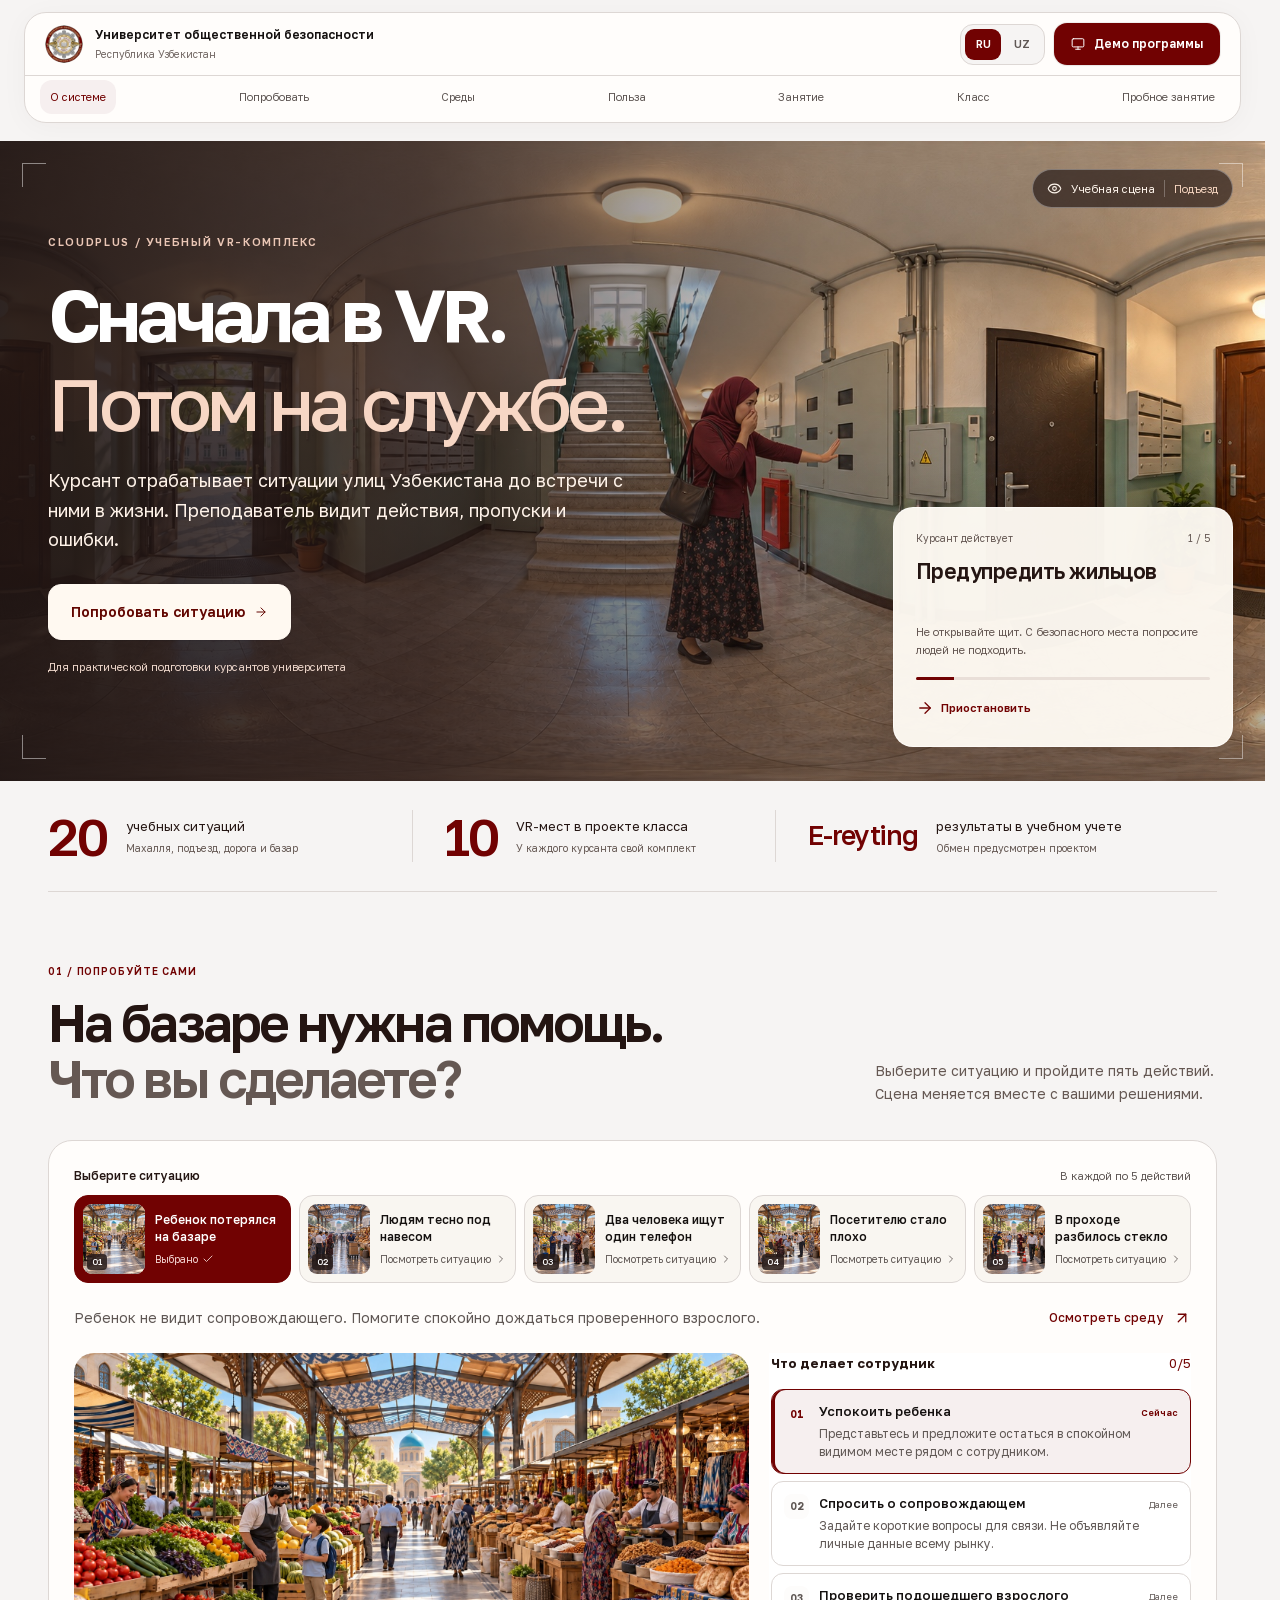
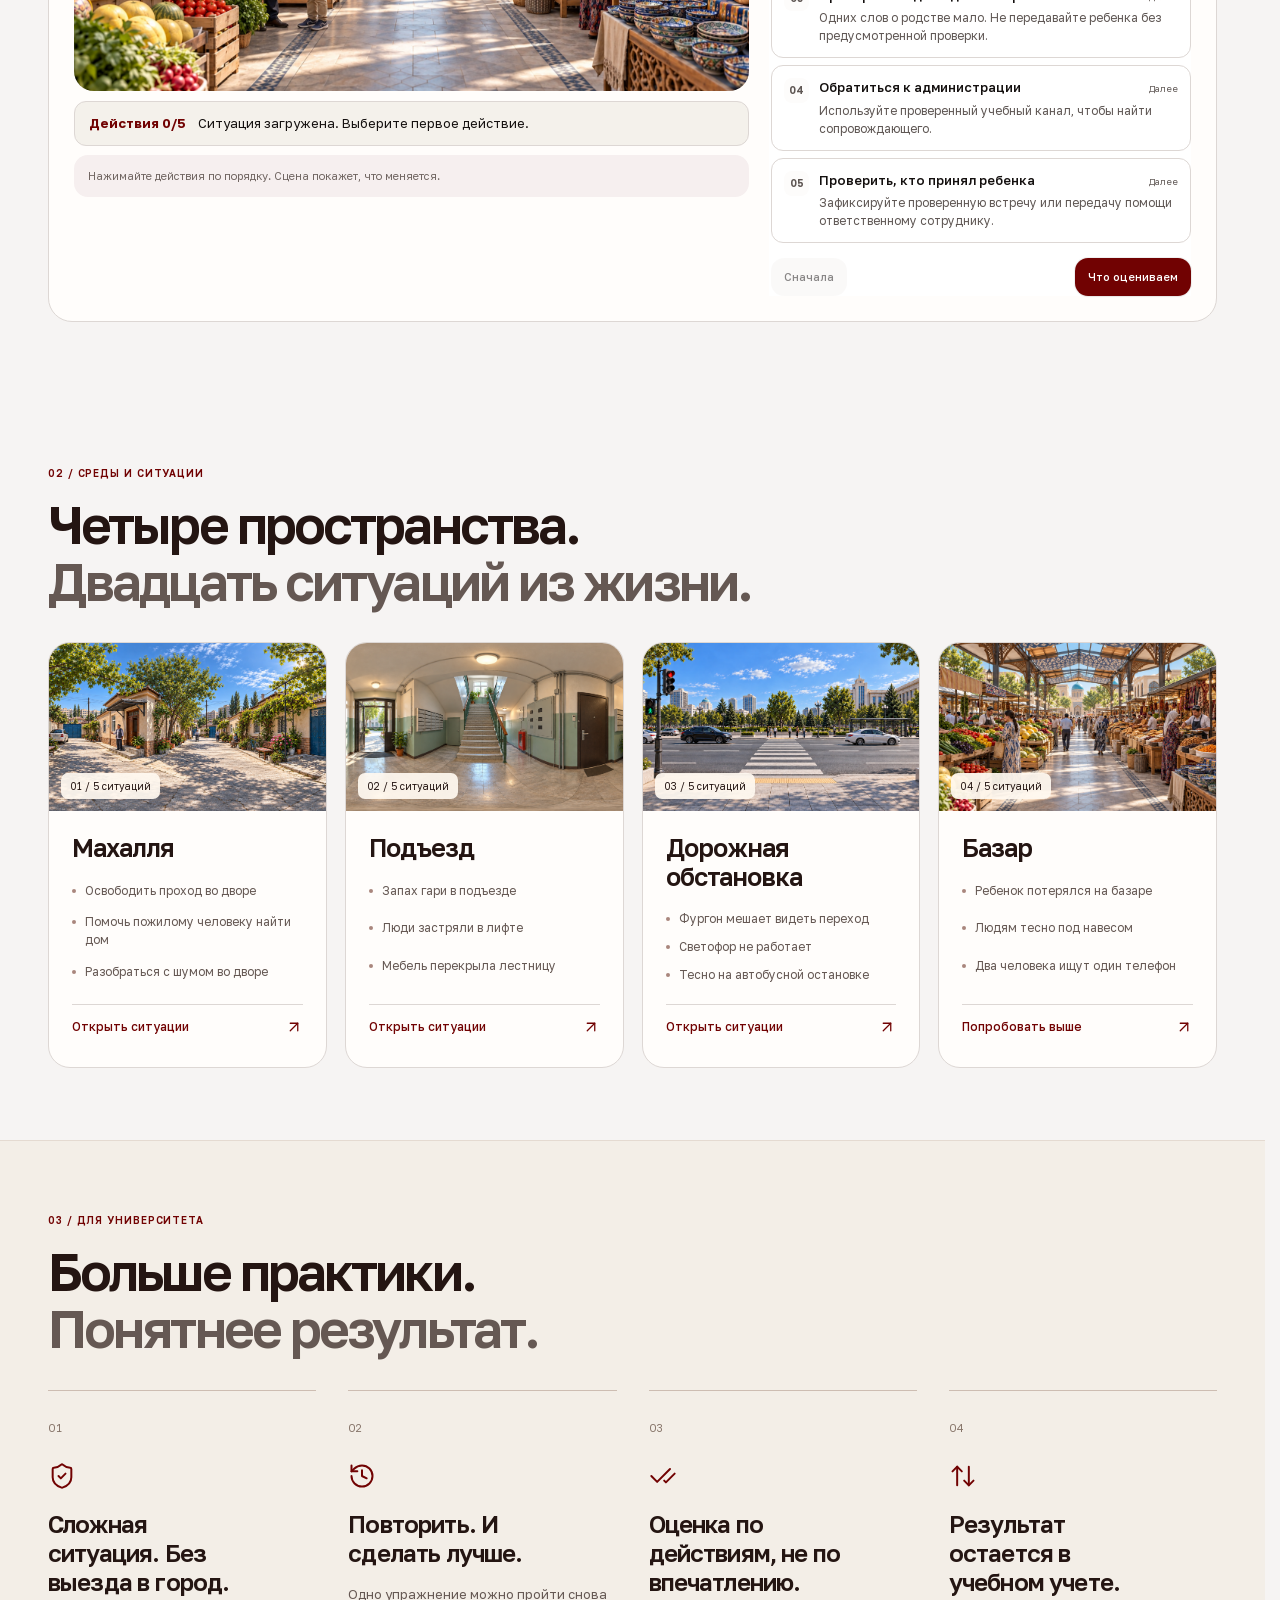
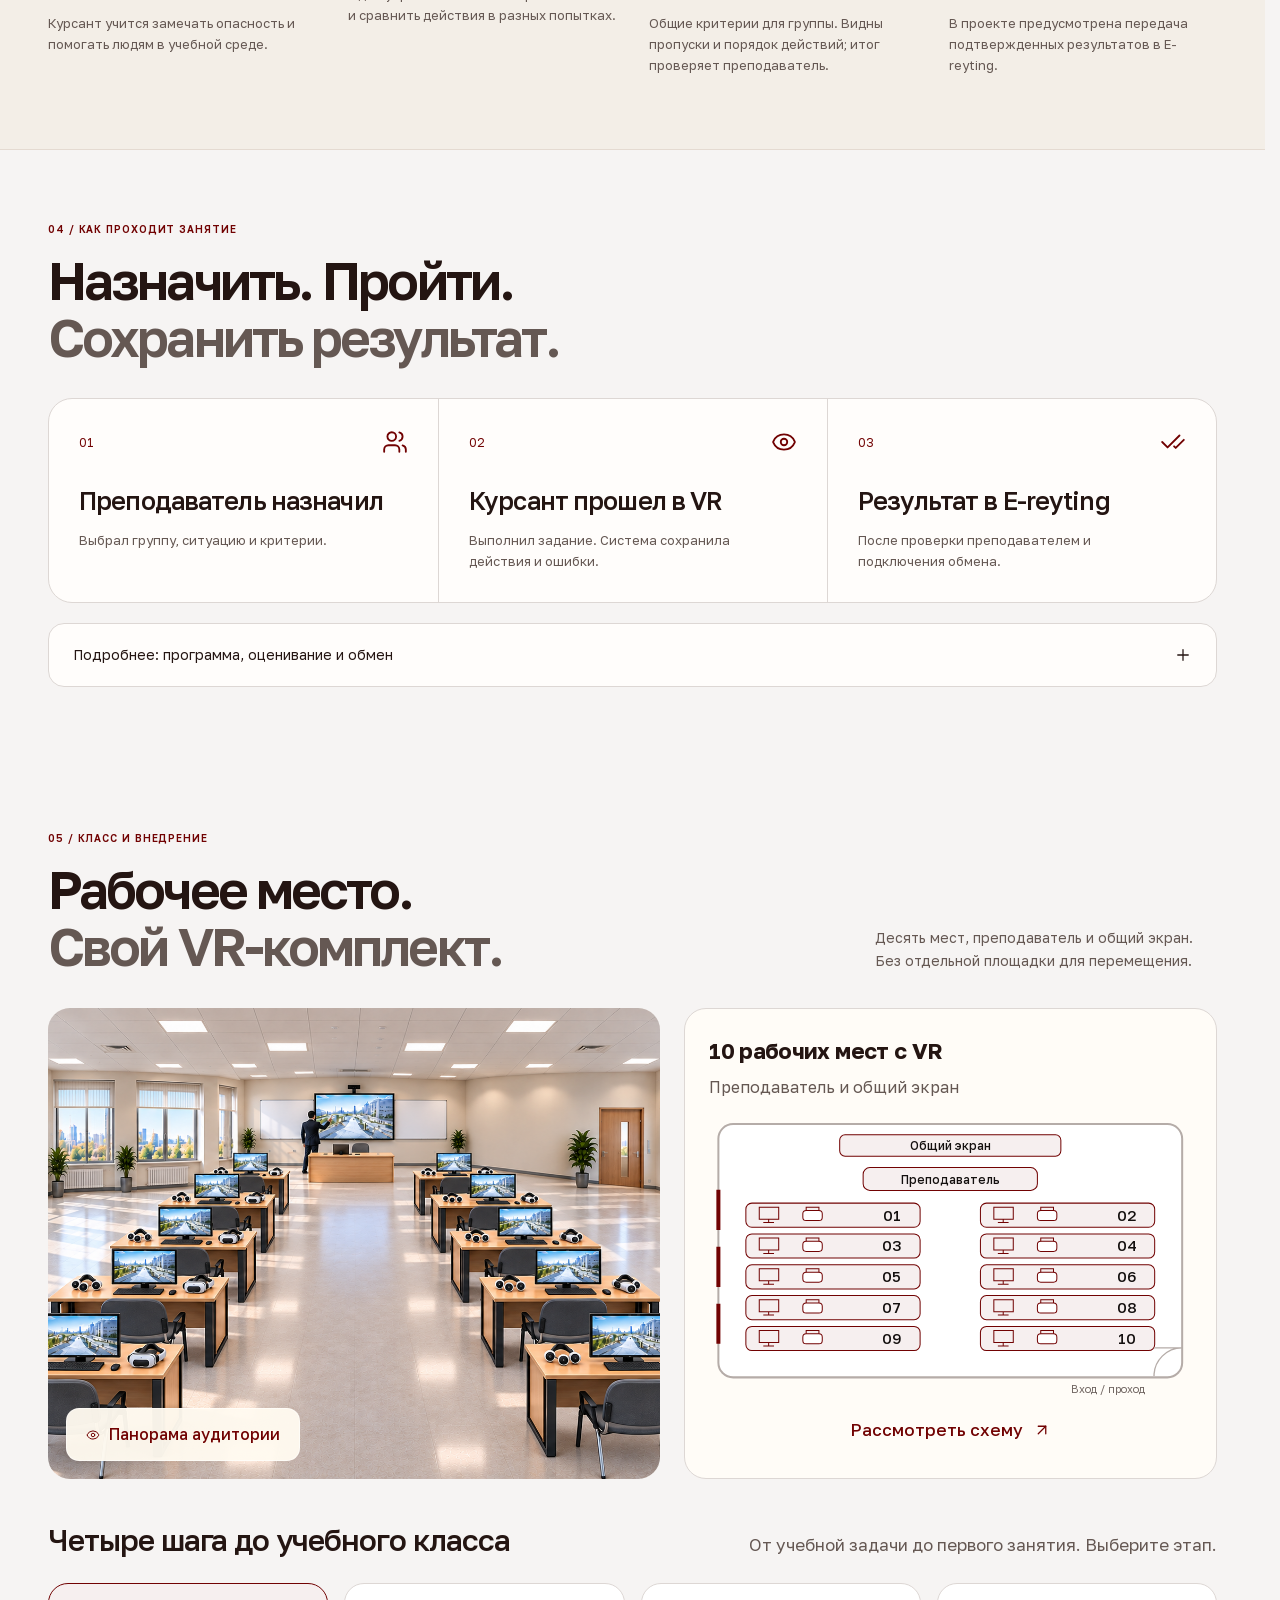
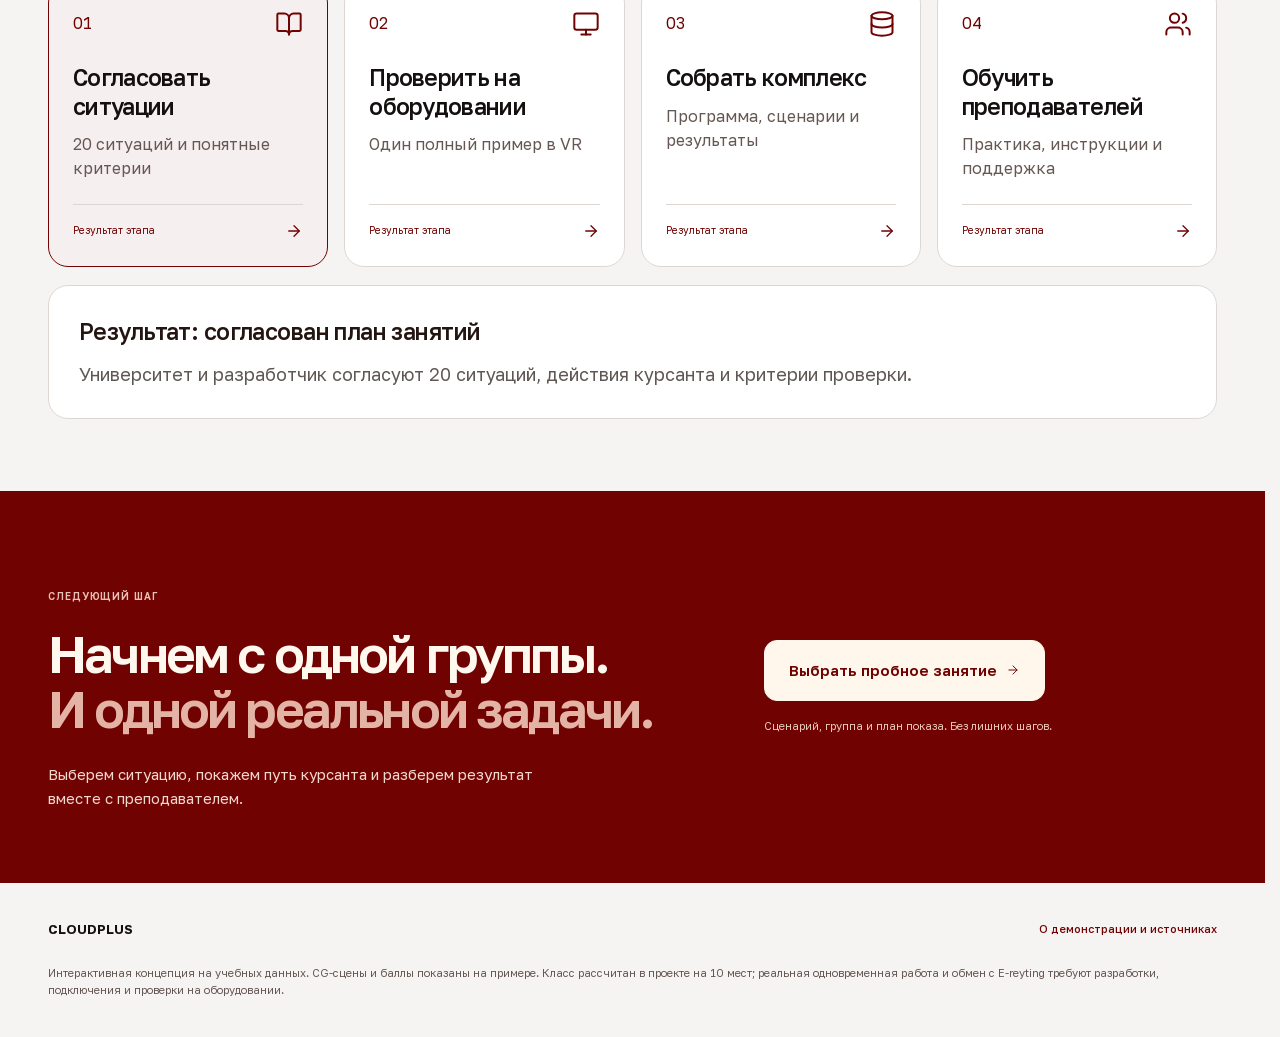
<file: index.html>
<!doctype html>
<html lang="ru" data-theme="light">
<head>
  <meta charset="utf-8">
  <meta name="viewport" content="width=device-width,initial-scale=1">
  <meta name="robots" content="noindex,nofollow">
  <meta name="theme-color" content="#710202">
  <meta name="description" content="Учебный VR-комплекс для Университета общественной безопасности Республики Узбекистан.">
  <title>Учебный VR-комплекс · Предложение для университета</title>
  <link rel="icon" href="./assets/university-logo.png">
  <script src="./theme.js?v=sales20261027-r7local"></script>
  <link rel="stylesheet" href="./assets/ui-kit/kit.css">
  <link rel="stylesheet" href="./proposal-theme.css?v=sales20261027-r7local">
  <link rel="stylesheet" href="./style.css?v=sales20261027-r7local">
  <link rel="stylesheet" href="./presentation-demo.css?v=sales20261027-r7local">
  <link rel="stylesheet" href="./scenario-visuals.css?v=sales20261027-r7local">
  <link rel="stylesheet" href="./workspace.css?v=sales20261027-r7local">
  <link rel="stylesheet" href="./e-reyting-theme.css?v=sales20261027-r7local">
  <link rel="stylesheet" href="./proposal-pages.css?v=sales20261027-r7local">
  <link rel="stylesheet" href="./sales.css?v=sales20261027-r7local">
  <link rel="stylesheet" href="./sales-visuals.css?v=sales20261027-r7local">
  <script type="module" src="./app.js?v=sales20261027-r7local"></script>
</head>
<body>
  <div id="proposal"><p class="loading-copy">Учебный VR-комплекс / O'quv VR-kompleksi</p></div>
  <dialog class="system-dialog" id="system-dialog" aria-labelledby="system-dialog-title">
    <div class="dialog-bar"><div><small id="system-label"></small><h2 id="system-dialog-title"></h2></div><button class="btn btn--soft" data-close-dialog="system-dialog" id="system-close"></button></div>
    <div id="system-fullscreen-slot"></div>
  </dialog>
  <dialog class="scene-dialog" id="scene-dialog" aria-labelledby="scene-dialog-title">
    <div class="dialog-bar"><div><small id="scene-label"></small><h2 id="scene-dialog-title"></h2></div><button class="btn btn--soft" data-close-dialog="scene-dialog" id="scene-close"></button></div>
    <div id="scene-frame-slot"></div>
  </dialog>
  <dialog class="about-dialog" id="about-dialog" aria-labelledby="about-title">
    <div class="dialog-bar"><h2 id="about-title"></h2><button class="btn btn--soft" data-close-dialog="about-dialog" id="about-close"></button></div>
    <div class="about-content" id="about-content"></div>
  </dialog>
  <dialog class="sales-dialog" id="environment-dialog" aria-labelledby="environment-dialog-title">
    <div class="dialog-bar"><h2 id="environment-dialog-title"></h2><button class="btn btn--soft" data-close-dialog="environment-dialog" id="environment-close"></button></div>
    <div class="sales-dialog-content" id="environment-dialog-slot"></div>
  </dialog>
  <dialog class="sales-dialog" id="room-dialog" aria-labelledby="room-dialog-title">
    <div class="dialog-bar"><h2 id="room-dialog-title"></h2><button class="btn btn--soft" data-close-dialog="room-dialog" id="room-close"></button></div>
    <div class="sales-dialog-content" id="room-dialog-slot"></div>
  </dialog>
  <dialog class="sales-dialog pilot-dialog" id="pilot-dialog" aria-labelledby="pilot-dialog-title">
    <div class="dialog-bar"><h2 id="pilot-dialog-title"></h2><button class="btn btn--soft" data-close-dialog="pilot-dialog" id="pilot-close"></button></div>
    <div class="sales-dialog-content" id="pilot-dialog-slot"></div>
  </dialog>
  <noscript>Для просмотра интерактивного предложения нужен JavaScript. Interaktiv taklifni ko'rish uchun JavaScript kerak.</noscript>
</body>
</html>
</file>
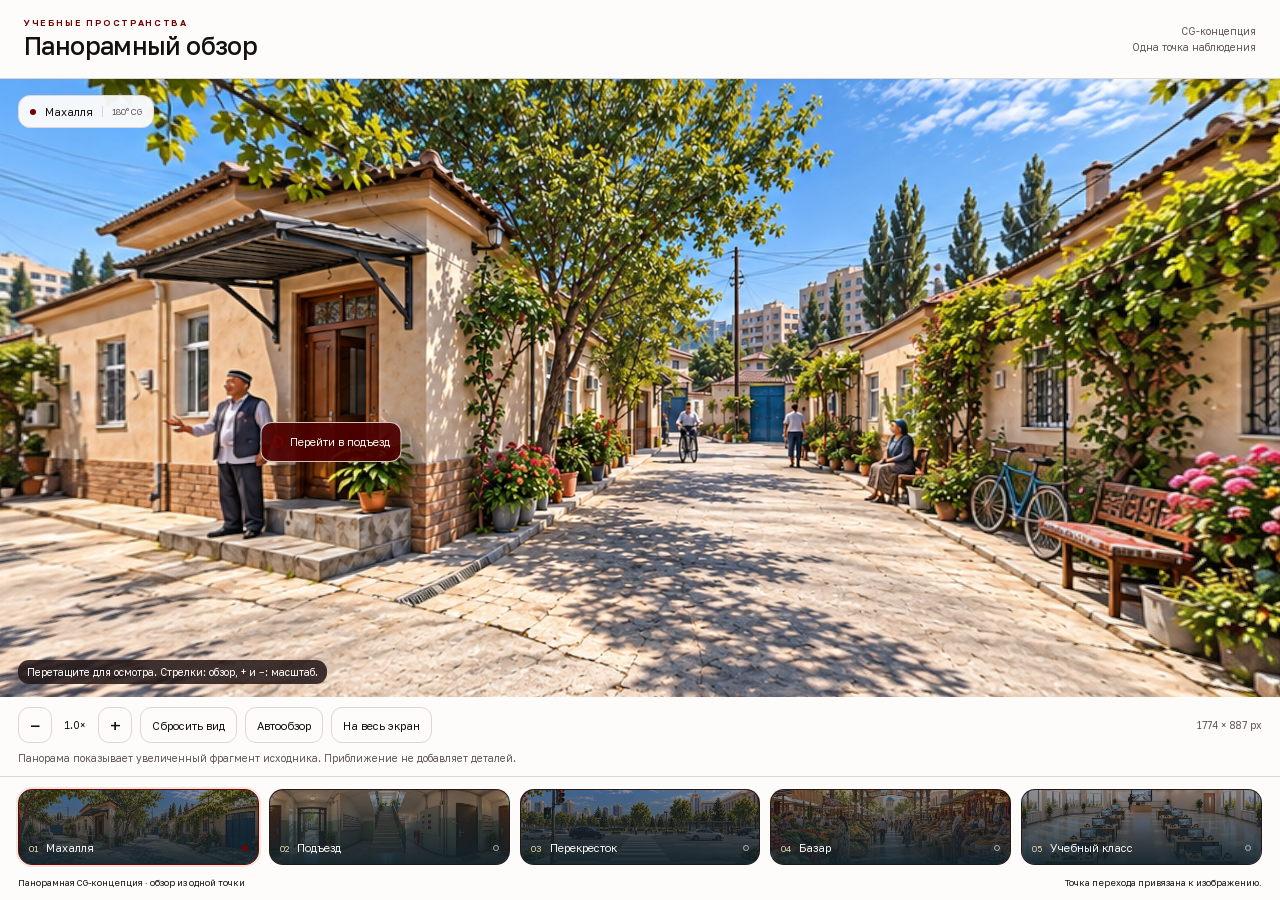
<file: panorama/viewer.html>
<!doctype html>
<html lang="ru">
<head>
  <meta charset="utf-8">
  <meta name="viewport" content="width=device-width, initial-scale=1">
  <meta name="robots" content="noindex, nofollow">
  <title data-i18n="title">Панорамная CG-концепция | Учебные пространства</title>
  <script>const q=new URLSearchParams(location.search);if(q.get('embed')==='1')document.documentElement.classList.add('is-embed');document.documentElement.dataset.theme='light';document.documentElement.style.colorScheme='light';document.documentElement.lang=q.get('lang')==='uz'?'uz':'ru';if(document.documentElement.lang==='uz'){document.documentElement.classList.add('is-localizing');document.title="Panoramali CG-konsepsiya | O'quv makonlari";}</script>
  <link rel="stylesheet" href="./panorama.css?v=sales20261027-r7local">
  <script type="importmap">{"imports":{"three":"../scene3d/vendor/three.module.js"}}</script>
  <script type="module" src="./viewer.js?v=sales20261027-r7local"></script>
</head>
<body>
  <main class="panorama-app" id="panorama-app">
    <header class="viewer-header">
      <div><p class="eyebrow" data-i18n="spaces">УЧЕБНЫЕ ПРОСТРАНСТВА</p><h1 data-i18n="overview">Панорамный обзор</h1></div>
      <p class="header-note"><span data-i18n="concept">CG-концепция</span><br><span data-i18n="onePoint">Одна точка наблюдения</span></p>
    </header>
    <section class="viewport" id="viewport" data-i18n-aria-label="viewport" aria-label="Панорамная CG-концепция">
      <canvas id="panorama-canvas" tabindex="0" data-i18n-aria-label="canvasHint" aria-label="Обзор панорамы: перетащите изображение или используйте стрелки" aria-describedby="view-help quality-note"></canvas>
      <div id="hotspots" class="hotspots" data-i18n-aria-label="hotspots" aria-label="Точки перехода"></div>
      <div class="view-label"><span class="live-dot" aria-hidden="true"></span><span id="current-label"></span><span class="angle-label" id="angle-label">180° CG</span></div>
      <div class="load-status" id="load-panel" role="status" aria-live="polite">
        <p id="load-message" data-i18n="preparing">Подготовка панорамы...</p><button id="retry" type="button" data-i18n="retry" hidden>Повторить загрузку</button>
      </div>
      <p class="view-help" id="view-help" data-i18n="viewHelp">Перетащите для осмотра. Стрелки: обзор, + и −: масштаб.</p>
    </section>
    <div class="viewer-controls" role="group" data-i18n-aria-label="controls" aria-label="Управление панорамой">
      <div class="zoom-controls"><button id="zoom-out" type="button" data-i18n-aria-label="zoomOut" aria-label="Уменьшить масштаб">−</button><output id="zoom-label" aria-live="off">1.0×</output><button id="zoom-in" type="button" data-i18n-aria-label="zoomIn" aria-label="Увеличить масштаб">+</button></div>
      <button id="reset" type="button" data-i18n="reset">Сбросить вид</button>
      <button id="auto" type="button" data-i18n="auto" aria-pressed="false">Автообзор</button>
      <button id="fullscreen" type="button" data-i18n="fullscreen" aria-pressed="false">На весь экран</button>
      <span class="native-size" id="native-size" data-i18n="waitingImage">Изображение ожидается</span>
      <p class="quality-note" id="quality-note" data-i18n="panoramaQuality">Панорама показывает увеличенный фрагмент исходника. Приближение не добавляет деталей.</p>
    </div>
    <nav id="scene-gallery" class="scene-gallery" data-i18n-aria-label="gallery" aria-label="Учебные панорамы"></nav>
    <footer class="viewer-footer">
      <p data-i18n="footer">Панорамная CG-концепция · обзор из одной точки</p>
      <p id="asset-note" data-i18n="preliminary" role="status">Привязка точек перехода предварительная.</p>
      <p id="scenario-note" role="status" hidden></p>
    </footer>
    <p id="announcement" class="sr-only" role="status" aria-live="polite"></p>
    <dialog id="teaching-info" class="info-panel" aria-labelledby="info-title" aria-describedby="info-summary">
      <div class="info-heading"><div><p class="eyebrow" data-i18n="teacher">ЗОНА ПРЕПОДАВАТЕЛЯ</p><h2 id="info-title" data-i18n="infoTitle">Управление занятием</h2></div><button id="info-close" class="info-close" type="button" data-i18n="close" data-i18n-aria-label="closeInfo" autofocus aria-label="Закрыть информацию о занятии">Закрыть</button></div>
      <p id="info-summary" data-i18n="infoSummary">Преподаватель задает учебную задачу, наблюдает за работой и проводит разбор.</p>
      <dl class="info-stages">
        <div><dt data-i18n="assignment">Назначение</dt><dd data-i18n="assignmentBody">Выбрать среду, учебную задачу и критерии наблюдения перед началом занятия.</dd></div>
        <div><dt data-i18n="observation">Наблюдение</dt><dd data-i18n="observationBody">Следить за ходом выполнения и отмечать значимые действия в учебном журнале.</dd></div>
        <div><dt data-i18n="review">Разбор</dt><dd data-i18n="reviewBody">Обсудить результаты, сопоставить действия с критериями и назначить повторную попытку при необходимости.</dd></div>
      </dl>
      <p class="info-note" data-i18n="infoNote">Это описание учебного процесса. Панорама не подключена к реальному занятию.</p>
      <button id="open-module" class="info-action" type="button" data-i18n="openModule">Показать управление занятием</button>
      <p id="module-status" class="module-status" role="status" aria-live="polite"></p>
    </dialog>
  </main>
</body>
</html>
</file>
<file: assets/ui-kit/kit.css>
/* ERP UI Kit - Cloudplus. Написан с нуля. Цвета проекта меняются в theme.css. */
@font-face{font-family:"Geist";src:url(fonts/Geist-Variable.woff2) format("woff2");font-weight:100 900;font-display:swap}
@font-face{font-family:"Geist Mono";src:url(fonts/GeistMono-Variable.woff2) format("woff2");font-weight:100 900;font-display:swap}

/* ---------- токены ---------- */
:root{
  /* параметры темы (переопределяются в theme.css) */
  --accent-h:240; --accent-h2:200; --accent-c:.10; --accent-l:.80; --accent-angle:120deg;
  --neutral-h:75; --neutral-c:.005;

  --bg:oklch(.975 var(--neutral-c) var(--neutral-h));
  --surface:oklch(1 0 0);
  --surface-2:oklch(.991 calc(var(--neutral-c)*.32) var(--neutral-h));
  --fill:oklch(.977 calc(var(--neutral-c)*.64) var(--neutral-h));
  --surface-3:oklch(.946 calc(var(--neutral-c)*1.28) var(--neutral-h));
  --line:oklch(.925 calc(var(--neutral-c)*.96) var(--neutral-h));
  --line-strong:oklch(.87 calc(var(--neutral-c)*1.4) var(--neutral-h));
  --text:oklch(.196 .0096 var(--neutral-h));
  --text-2:oklch(.372 .0144 var(--neutral-h));
  --text-3:oklch(.523 .0176 var(--neutral-h));
  --text-4:oklch(.66 .012 var(--neutral-h));

  --accent:oklch(var(--accent-l) var(--accent-c) var(--accent-h));
  --accent-2:oklch(var(--accent-l) var(--accent-c) var(--accent-h2));
  --accent-grad:linear-gradient(var(--accent-angle),var(--accent),var(--accent-2));
  --accent-soft:oklch(.965 calc(var(--accent-c)*.3) var(--accent-h));
  --accent-soft-2:oklch(.962 calc(var(--accent-c)*.32) var(--accent-h2));
  --accent-text:oklch(.38 calc(var(--accent-c)*.9) var(--accent-h));
  --on-accent:oklch(.24 .03 var(--accent-h));
  --focus:oklch(.6 .14 var(--accent-h));

  --ok:oklch(.56 .12 165); --ok-soft:oklch(.955 .035 165); --ok-text:oklch(.38 .09 165);
  --warn:oklch(.68 .13 78); --warn-soft:oklch(.965 .045 88); --warn-text:oklch(.42 .09 72);
  --bad:oklch(.58 .17 24); --bad-soft:oklch(.962 .03 24); --bad-text:oklch(.44 .15 24);
  --info:oklch(.58 .12 236); --info-soft:oklch(.955 .03 236); --info-text:oklch(.4 .11 236);

  --ink:linear-gradient(180deg,oklch(.235 .012 265),oklch(.165 .008 265));

  --r-xs:6px; --r-sm:10px; --r-md:14px; --r-lg:16px; --r-pill:999px;
  --sh-1:inset 0 1px 0 oklch(1 0 0/.85),0 1px 2px oklch(.18 .01 80/.04),0 0 0 1px oklch(.18 .01 80/.04);
  --sh-2:0 10px 26px -10px oklch(.2 .01 80/.16);
  --sh-3:0 0 0 1px oklch(.196 .0096 75/.1),0 12px 28px -8px oklch(.17 .008 265/.12);
  --sh-4:0 0 0 1px oklch(.196 .0096 75/.1),0 24px 60px -16px oklch(.17 .008 265/.22);

  --font:"Geist",-apple-system,BlinkMacSystemFont,"Segoe UI",Roboto,sans-serif;
  --mono:"Geist Mono",ui-monospace,SFMono-Regular,Menlo,monospace;
  --t-fast:120ms; --t-base:180ms; --t-slow:280ms;
  --ease:cubic-bezier(.2,.9,.3,1); --spring:cubic-bezier(.34,1.5,.64,1);
  --side-w:224px; --top-h:56px;
  color-scheme:light;
}
[data-theme=dark]{
  --fill:oklch(.25 .009 var(--neutral-h));
  --bg:oklch(.185 .008 var(--neutral-h));
  --surface:oklch(.23 .008 var(--neutral-h));
  --surface-2:oklch(.26 .009 var(--neutral-h));
  --surface-3:oklch(.31 .01 var(--neutral-h));
  --line:oklch(.3 .009 var(--neutral-h));
  --line-strong:oklch(.38 .01 var(--neutral-h));
  --text:oklch(.97 .004 var(--neutral-h));
  --text-2:oklch(.84 .006 var(--neutral-h));
  --text-3:oklch(.7 .008 var(--neutral-h));
  --text-4:oklch(.58 .01 var(--neutral-h));
  --accent-soft:oklch(.31 calc(var(--accent-c)*.55) var(--accent-h));
  --accent-soft-2:oklch(.31 calc(var(--accent-c)*.55) var(--accent-h2));
  --accent-text:oklch(.86 var(--accent-c) var(--accent-h));
  --focus:oklch(.75 .12 var(--accent-h));
  --ok:oklch(.74 .12 165); --ok-soft:oklch(.29 .05 165); --ok-text:oklch(.86 .09 165);
  --warn:oklch(.8 .12 85); --warn-soft:oklch(.3 .05 78); --warn-text:oklch(.88 .09 85);
  --bad:oklch(.7 .15 24); --bad-soft:oklch(.29 .07 24); --bad-text:oklch(.86 .1 24);
  --info:oklch(.74 .11 236); --info-soft:oklch(.28 .06 236); --info-text:oklch(.86 .08 236);
  --ink:linear-gradient(180deg,oklch(.33 .01 var(--neutral-h)),oklch(.26 .01 var(--neutral-h)));
  --sh-1:0 1px 2px oklch(0 0 0/.4),0 0 0 1px oklch(1 0 0/.05) inset;
  --sh-2:0 10px 26px -10px oklch(0 0 0/.55);
  --sh-3:0 22px 50px -14px oklch(0 0 0/.65);
  --sh-4:0 40px 90px -18px oklch(0 0 0/.8);
  color-scheme:dark;
}

/* ---------- база ---------- */
*,*::before,*::after{box-sizing:border-box}
html{-webkit-text-size-adjust:100%}
body{margin:0;background:var(--bg);color:var(--text);font:400 13px/1.5 var(--font);-webkit-font-smoothing:antialiased}
h1,h2,h3,h4,p{margin:0}
button,input,select,textarea{font:inherit;color:inherit}
button{cursor:pointer}
a{color:inherit;text-decoration:none}
svg.i{width:16px;height:16px;flex:none;fill:none;stroke:currentColor;stroke-width:2;stroke-linecap:round;stroke-linejoin:round}
svg.i--sm{width:14px;height:14px} svg.i--lg{width:20px;height:20px}
:focus-visible{outline:2px solid var(--focus);outline-offset:2px}
.truncate{overflow:hidden;text-overflow:ellipsis;white-space:nowrap;min-width:0}
.num{font-family:var(--mono);font-variant-numeric:tabular-nums}
.muted{color:var(--text-3)} .row{display:flex;align-items:center;gap:10px} .grow{flex:1;min-width:0} .stack{display:grid;gap:16px}

/* ---------- типографика ---------- */
.h-display{font:800 32px/1.1 var(--font);letter-spacing:-.03em}
.h-page{font:800 22px/1.15 var(--font);letter-spacing:-.02em}
.h-card{font:700 16px/1.3 var(--font);letter-spacing:-.012em}
.t-body{font-size:13px} .t-small{font-size:12px;color:var(--text-3)}
.t-over{font:600 11px/1.5 var(--font);letter-spacing:.05em;text-transform:uppercase;color:var(--text-3)}
.t-figure{font:650 28px/1.5 var(--font);letter-spacing:-.03em;font-variant-numeric:tabular-nums}
.t-unit{font:500 12px var(--font);color:var(--text-3);letter-spacing:0}

/* ---------- кнопки ---------- */
.btn{display:inline-flex;align-items:center;justify-content:center;gap:6px;height:40px;padding:0 12px;border:1px solid var(--line);border-radius:var(--r-pill);background:var(--surface);color:var(--text-2);font-weight:500;font-size:13px;white-space:nowrap;transition:background var(--t-fast),border-color var(--t-fast),transform var(--t-fast),filter var(--t-fast),box-shadow var(--t-fast),color var(--t-fast);user-select:none}
.btn>svg.i{width:14px;height:14px}
.btn:hover{background:var(--surface-2);border-color:var(--line-strong);color:var(--text)}
.btn:active{transform:translateY(1px) scale(.985)}
.btn[disabled],.btn[aria-disabled=true]{opacity:.5;pointer-events:none}
.btn--primary{background:var(--accent-grad);border-color:transparent;color:var(--on-accent);box-shadow:0 1px 2px oklch(.17 .008 265/.04),0 0 0 1px oklch(.17 .008 265/.06)}
.btn--primary:hover{background:var(--accent-grad);filter:brightness(.97) saturate(1.08);border-color:transparent;color:var(--on-accent)}
.btn--soft{background:var(--surface-3);border-color:transparent;color:var(--text)}
.btn--soft:hover{background:var(--line);border-color:transparent}
.btn--ghost{background:transparent;border-color:transparent;color:var(--text)}
.btn--ghost:hover{background:var(--surface-3);border-color:transparent}
.btn--danger{background:var(--bad-soft);border-color:transparent;color:var(--bad-text)}
.btn--danger:hover{background:var(--bad-soft);filter:brightness(.97);border-color:transparent;color:var(--bad-text)}
.btn--dark{background:var(--ink);border-color:transparent;color:oklch(.98 0 0)}
.btn--dark:hover{background:var(--ink);filter:brightness(1.15);border-color:transparent;color:oklch(.98 0 0)}
.btn--sm{height:28px;padding:0 10px;font-size:12.8px;gap:4px} .btn--sm>svg.i{width:12px;height:12px}
.btn--lg{height:44px;padding:0 18px;font-size:14px;font-weight:600;gap:8px}
.btn--icon{width:36px;height:36px;padding:0} .btn--icon>svg.i{width:16px;height:16px} .btn--icon.btn--sm{width:32px;height:32px} .btn--icon.btn--sm>svg.i{width:14px;height:14px} .btn--block{width:100%}
.btn .count{font:700 11px var(--font);padding:1px 6px;border-radius:var(--r-pill);background:var(--surface-3);color:inherit}
.btn-group{display:inline-flex} .btn-group .btn{border-radius:0;margin-left:-1px} .btn-group .btn:first-child{border-radius:var(--r-pill) 0 0 var(--r-pill);margin-left:0} .btn-group .btn:last-child{border-radius:0 var(--r-pill) var(--r-pill) 0}
.link{color:var(--accent-text);font-weight:600} .link:hover{text-decoration:underline}

/* ---------- поля ---------- */
.field{display:grid;gap:6px}
.field>label,.label{font-weight:600;font-size:12px;letter-spacing:-.005em}
.field .req{color:var(--accent);font-weight:700}
.hint{font-size:11px;color:var(--text-3)} .hint--bad{color:var(--bad-text)}
.input,.select,.textarea{width:100%;height:36px;padding:0 12px;border:1px solid var(--line);border-radius:var(--r-lg);background:var(--surface);font-size:13px;transition:border-color var(--t-fast),box-shadow var(--t-fast),background var(--t-fast);text-overflow:ellipsis}
.section .input,.section .select,.section .textarea,.menu .input{background-color:var(--fill)}
.textarea{height:auto;min-height:80px;padding:9px 12px;resize:vertical;line-height:1.5}
.input::placeholder,.textarea::placeholder{color:var(--text-3);opacity:.9}
.input:hover,.select:hover,.textarea:hover{border-color:var(--line-strong)}
.input:focus,.select:focus,.textarea:focus{outline:0;border-color:var(--focus);background:var(--surface);box-shadow:0 0 0 3px oklch(.6 .14 var(--accent-h)/.16)}
.input[aria-invalid=true]{border-color:var(--bad);box-shadow:0 0 0 3px oklch(.58 .17 24/.12)}
.input[disabled],.select[disabled]{opacity:.55;cursor:not-allowed}
.select{appearance:none;padding-right:34px;background-image:url("data:image/svg+xml,%3Csvg xmlns='http://www.w3.org/2000/svg' width='14' height='14' viewBox='0 0 24 24' fill='none' stroke='%23808080' stroke-width='2' stroke-linecap='round' stroke-linejoin='round'%3E%3Cpath d='m6 9 6 6 6-6'/%3E%3C/svg%3E");background-repeat:no-repeat;background-position:right 12px center}
.input-wrap{position:relative} .input-wrap>svg.i{position:absolute;left:12px;top:50%;width:14px;height:14px;transform:translateY(-50%);color:var(--text-3);pointer-events:none} .input-wrap>.input{padding-left:34px}
.input-wrap>.suffix{position:absolute;right:12px;top:50%;transform:translateY(-50%);font:600 11px var(--mono);color:var(--text-3)}
.search{position:relative;flex:1;min-width:180px} .search>svg.i{position:absolute;left:14px;top:50%;width:16px;height:16px;transform:translateY(-50%);color:var(--text-3)} .search>.input{border-radius:var(--r-pill);padding:0 48px 0 38px;height:32px;font-size:14px}
.kbd{font:400 11px/1.5 var(--mono);padding:1px 6px;border:1px solid var(--line);border-radius:var(--r-pill);background:var(--surface);color:var(--text-3)}
.search>.kbd{position:absolute;right:10px;top:50%;transform:translateY(-50%)}

.check{display:inline-flex;align-items:center;gap:8px;cursor:pointer;font-weight:400;font-size:13px}
.check input{appearance:none;width:16px;height:16px;margin:0;border:1px solid var(--line-strong);border-radius:6px;background:var(--surface);display:grid;place-items:center;transition:all var(--t-fast);cursor:pointer;flex:none}
.check input[type=radio]{border-radius:50%}
.check input:hover{border-color:var(--text-3)}
.check input:checked{background:var(--accent-grad);border-color:transparent}
.check input:checked::after{content:"";width:8px;height:4.5px;border:1.75px solid var(--on-accent);border-top:0;border-right:0;transform:translateY(-1px) rotate(-45deg)}
.check input[type=radio]:checked::after{width:6px;height:6px;border:0;border-radius:50%;background:var(--on-accent);transform:none}
.switch{display:inline-flex;align-items:center;gap:8px;cursor:pointer;font-weight:500;font-size:13px;color:var(--text-2)}
.switch input{appearance:none;width:32px;height:18px;margin:0;border:1px solid var(--line);border-radius:var(--r-pill);background:var(--surface-3);position:relative;transition:background var(--t-base);cursor:pointer;flex:none}
.switch input::after{content:"";position:absolute;top:1px;left:1px;width:14px;height:14px;border-radius:50%;background:#fff;box-shadow:0 1px 2px oklch(0 0 0/.2);transition:transform var(--t-base) var(--spring)}
.switch input:checked{background:var(--accent-grad);border-color:transparent} .switch input:checked::after{transform:translateX(14px)}

/* ---------- сегменты и вкладки ---------- */
.seg{display:inline-flex;padding:3px;gap:2px;border-radius:var(--r-pill);background:var(--surface-3)}
.seg button{height:30px;padding:0 14px;border:1px solid transparent;border-radius:var(--r-pill);background:transparent;font-weight:500;font-size:13px;color:var(--text-2);display:inline-flex;align-items:center;gap:6px;transition:background var(--t-fast),color var(--t-fast)}
.seg button:hover{color:var(--text)}
.seg button[aria-selected=true]{background:var(--accent-grad);color:var(--on-accent);box-shadow:0 1px 2px oklch(.17 .008 265/.04),0 0 0 1px oklch(.17 .008 265/.06)}
.seg--plain button[aria-selected=true]{background:var(--surface);color:var(--text);box-shadow:var(--sh-1)}
.tabs{display:flex;gap:4px;border-bottom:1px solid var(--line);overflow-x:auto}
.tabs button{height:40px;padding:0 14px;border:0;background:transparent;font-weight:600;font-size:13px;color:var(--text-3);position:relative;display:inline-flex;align-items:center;gap:8px;white-space:nowrap}
.tabs button:hover{color:var(--text)}
.tabs button[aria-selected=true]{color:var(--text)}
.tabs button[aria-selected=true]::after{content:"";position:absolute;left:10px;right:10px;bottom:-1px;height:2px;border-radius:2px;background:var(--accent-grad)}
.count{font:700 11px/1.5 var(--font);padding:1px 7px;border-radius:var(--r-pill);background:var(--surface-3);color:var(--text-2);font-variant-numeric:tabular-nums}

/* ---------- бейджи ---------- */
.badge{display:inline-flex;align-items:center;gap:6px;height:22px;padding:0 8px;border-radius:var(--r-pill);background:var(--surface-3);color:var(--text-2);font-weight:600;font-size:11px;white-space:nowrap}
.badge--dot::before{content:"";width:6px;height:6px;border-radius:50%;background:currentColor}
.badge--ok{background:var(--ok-soft);color:var(--ok-text)} .badge--warn{background:var(--warn-soft);color:var(--warn-text)} .badge--bad{background:var(--bad-soft);color:var(--bad-text)} .badge--info{background:var(--info-soft);color:var(--info-text)}
.badge--accent{background:var(--accent-grad);color:var(--on-accent)} .badge--outline{background:transparent;border:1px solid var(--line);color:var(--text-3);font-weight:500}
.tag{display:inline-flex;align-items:center;font:600 11px/1.5 var(--font);color:var(--text-2);padding:2px 8px;border:1px solid var(--line);border-radius:var(--r-xs);background:var(--surface-2)}
.dot{width:8px;height:8px;border-radius:50%;background:var(--text-4);flex:none} .dot--ok{background:var(--ok)} .dot--warn{background:var(--warn)} .dot--bad{background:var(--bad)}

/* ---------- карточки и показатели ---------- */
.card{background:var(--surface);border:1px solid var(--line);border-radius:var(--r-lg);box-shadow:var(--sh-1)}
.card__head{display:flex;align-items:center;gap:12px;padding:16px 20px;border-bottom:1px solid var(--line)}
.card__body{padding:16px 20px} .card__foot{display:flex;align-items:center;gap:10px;padding:14px 22px;border-top:1px solid var(--line)}
.hero{display:flex;align-items:center;gap:8px;flex-wrap:wrap;padding:24px 28px;background:var(--surface);border:1px solid var(--line);border-radius:var(--r-lg);box-shadow:var(--sh-1)}
.hero .t-small{font-weight:500} .hero .h-display{margin:10px 0 6px}
.stats{display:grid;gap:14px;grid-template-columns:repeat(auto-fit,minmax(210px,1fr))}
.stat{padding:18px;display:grid;gap:10px;align-content:start;background:var(--surface);border:1px solid var(--line);border-radius:var(--r-lg);box-shadow:var(--sh-1);min-width:0}
.stat__top{display:flex;align-items:center;gap:10px}
.stat__ico{width:30px;height:30px;border-radius:50%;display:grid;place-items:center;background:var(--surface-3);color:var(--text-2);flex:none} .stat__ico>svg.i{width:15px;height:15px}
.stat__ico--ok{background:var(--ok-soft);color:var(--ok-text)} .stat__ico--warn{background:var(--warn-soft);color:var(--warn-text)} .stat__ico--info{background:var(--info-soft);color:var(--info-text)} .stat__ico--accent{background:var(--accent-grad);color:var(--on-accent)}
.stat--ink{background:var(--ink);border-color:transparent;color:#fff} .stat--ink .t-over,.stat--ink .t-small,.stat--ink .t-unit{color:oklch(1 0 0/.7)} .stat--ink .stat__ico{background:oklch(1 0 0/.1);color:#fff}
.stat .ok{color:var(--ok-text)} .stat .warn{color:var(--warn-text)} .stat .bad{color:var(--bad-text)}
.progress{height:4px;border-radius:var(--r-xs);background:var(--surface-3);overflow:hidden} .progress>i{display:block;height:100%;border-radius:inherit;background:var(--accent-grad)} .progress--ok>i{background:var(--ok)} .progress--warn>i{background:var(--warn)}
.delta{display:inline-flex;align-items:center;gap:4px;font:600 12px var(--mono)} .delta--up{color:var(--ok-text)} .delta--down{color:var(--bad-text)}

/* ---------- панель фильтров и таблица ---------- */
.toolbar{display:flex;align-items:center;gap:10px;flex-wrap:wrap;padding:10px;background:var(--surface);border:1px solid var(--line);border-radius:var(--r-lg)}
.toolbar .btn{height:32px;padding:0 14px;font-size:12px;font-weight:600} .toolbar .btn>svg.i{width:14px;height:14px}
.table-wrap{background:var(--surface);border:1px solid var(--line);border-radius:var(--r-lg);box-shadow:var(--sh-1);overflow:auto}
.table{width:100%;border-collapse:collapse;font-size:13px}
.table th{position:sticky;top:0;z-index:1;background:var(--surface);text-align:left;font-weight:500;font-size:13px;color:var(--text-2);padding:14px 16px;white-space:nowrap}
.table td{padding:16px;border-top:1px solid oklch(from var(--line) l c h/.7);vertical-align:middle;max-width:280px}
.table tbody tr{transition:background var(--t-fast)} .table tbody tr:hover{background:var(--surface-2)}
.table tbody tr[aria-selected=true]{background:var(--accent-soft)}
.table .r{text-align:right} .table .c{text-align:center}
.table .th-btn{display:inline-flex;align-items:center;gap:4px;border:0;background:none;padding:0;font:inherit;color:inherit} .table .th-btn svg{box-sizing:content-box;padding:5px;border-radius:8px;color:var(--text-3);transition:background var(--t-fast),color var(--t-fast)} .table .th-btn:hover svg{background:var(--surface-3);color:var(--text)}
.table .num{font-weight:600} .table .progress{width:88px;margin:6px 0 2px auto} .table .pct{font:600 11px var(--mono);color:var(--text-3)}
.table tr[data-mark]>td:first-child{box-shadow:inset 2px 0 0 var(--line-strong)} .table tr[data-mark=ok]>td:first-child{box-shadow:inset 2px 0 0 oklch(.56 .12 165/.6)} .table tr[data-mark=warn]>td:first-child{box-shadow:inset 2px 0 0 oklch(.68 .13 78/.6)} .table tr[data-mark=bad]>td:first-child{box-shadow:inset 2px 0 0 oklch(.58 .17 24/.6)}
.table tfoot td{font:800 15px var(--font);letter-spacing:-.02em;background:var(--surface-2);padding:14px 16px} .table tfoot .t-over{letter-spacing:.095em}
.pager{display:flex;align-items:center;gap:8px;padding:10px 16px;border-top:1px solid var(--line);font-size:12px;color:var(--text-3)}

/* ---------- каркас ---------- */
.app{display:flex;min-height:100vh}
.side{position:sticky;top:0;height:100vh;width:var(--side-w);flex:none;display:flex;flex-direction:column;gap:4px;padding:16px 8px 12px;background:var(--side-bg,linear-gradient(180deg,oklch(var(--side-l1,.925) calc(var(--accent-c)*.2) var(--accent-h)),oklch(var(--side-l2,.9) calc(var(--accent-c)*.26) var(--accent-h2))));border-right:1px solid var(--side-line,var(--line));color:var(--side-text,var(--text));overflow:hidden}
.side__brand{display:flex;align-items:center;gap:12px;padding:2px 8px 14px}
.logo{width:40px;height:40px;border-radius:12px;display:grid;place-items:center;background:var(--accent-grad);color:var(--on-accent);font-weight:800;font-size:17px;flex:none;box-shadow:0 1px 2px oklch(.17 .008 265/.06),0 0 0 1px oklch(.17 .008 265/.06)}
.side__brand .btn{width:28px;height:28px;background:var(--surface);border-color:var(--line);color:var(--text-2)}
.side__scroll{flex:1;overflow:auto;display:grid;gap:1px;align-content:start}
.nav__group{display:flex;align-items:center;justify-content:space-between;width:100%;padding:16px 12px 6px;border:0;background:none;font:600 11px var(--font);letter-spacing:.07em;text-transform:uppercase;color:var(--side-muted,var(--text-2))}
.nav__group svg{transition:transform var(--t-base)} .nav__group[aria-expanded=false] svg{transform:rotate(-90deg)}
.nav{display:flex;align-items:center;gap:10px;height:36px;padding:0 12px;border-radius:var(--r-pill);font-weight:500;font-size:13px;color:var(--side-text-2,var(--text));transition:background var(--t-fast),color var(--t-fast)} .nav>svg.i{width:18px;height:18px;stroke-width:1.75}
.nav:hover{background:var(--side-hover,oklch(1 0 0/.5));color:var(--side-text,var(--text))}
.nav[aria-current=page]{background:var(--side-active,var(--accent-grad));color:var(--side-on-active,var(--on-accent));font-weight:600;box-shadow:0 6px 14px -8px oklch(var(--accent-l) var(--accent-c) var(--accent-h)/.9),0 0 0 1px oklch(.17 .008 265/.05)}
.nav .count{margin-left:auto;background:oklch(1 0 0/.6);color:inherit}
.nav--exit{background:oklch(from var(--bad) l c h/.12);color:var(--bad-text);margin-top:4px} .nav--exit:hover{background:oklch(from var(--bad) l c h/.18);color:var(--bad-text)}
.side[data-collapsed=true]{width:68px} .side[data-collapsed=true] .hide-collapsed{display:none} .side[data-collapsed=true] .nav{justify-content:center;padding:0}
.main{flex:1;min-width:0;display:flex;flex-direction:column}
.top{position:sticky;top:0;z-index:20;height:var(--top-h);display:flex;align-items:center;gap:10px;padding:0 28px;background:var(--bg);border-bottom:1px solid var(--line)}
.top .btn--icon{box-shadow:var(--sh-1);border-color:transparent} .top .seg button{height:28px;padding:0 9px}
.crumbs{display:flex;align-items:center;gap:8px;font:500 12px var(--mono);color:var(--text-3);min-width:0} .crumbs b{color:var(--text);font-weight:600}
.content{padding:22px 28px 60px;display:grid;gap:16px;align-content:start}
.avatar{width:26px;height:26px;border-radius:50%;display:grid;place-items:center;background:var(--surface-3);color:var(--text-2);font-weight:700;font-size:10px;flex:none}
.user{display:inline-flex;align-items:center;gap:8px;height:36px;padding:0 14px 0 5px;border-radius:var(--r-pill);background:var(--surface);font-weight:600;font-size:13px;box-shadow:var(--sh-1)}
.bell{position:relative} .bell>b{position:absolute;top:-4px;right:-4px;min-width:16px;height:16px;padding:0 4px;border-radius:var(--r-pill);background:var(--bad);color:#fff;font:700 10px/16px var(--font);text-align:center;box-shadow:0 0 0 2px var(--bg)}

/* ---------- доска ---------- */
.board{display:grid;gap:14px;grid-template-columns:repeat(auto-fit,minmax(260px,1fr));align-items:start}
.col{background:var(--surface);border:1px solid var(--line);border-radius:var(--r-lg);box-shadow:var(--sh-1);overflow:hidden}
.col__head{display:flex;align-items:center;gap:10px;padding:14px 16px;border-bottom:1px solid var(--line);font-weight:700}
.col__head::before{content:"";width:3px;height:18px;border-radius:2px;background:var(--col,var(--text-4))}
.col__body{padding:12px;display:grid;gap:10px;min-height:120px}
.task{padding:14px;border:1px solid var(--line);border-radius:var(--r-md);background:var(--surface-2);display:grid;gap:8px;cursor:grab;transition:box-shadow var(--t-fast),transform var(--t-fast),border-color var(--t-fast)}
.task:hover{box-shadow:var(--sh-2);transform:translateY(-1px);border-color:var(--line-strong)}
.empty{display:grid;place-items:center;gap:6px;padding:34px 18px;text-align:center;color:var(--text-3);border:1.5px dashed var(--line-strong);border-radius:var(--r-md)}
.empty__ico{width:38px;height:38px;border-radius:50%;display:grid;place-items:center;background:var(--surface-3);color:var(--text-3)} .empty b{color:var(--text);font-weight:650}

/* ---------- списки ---------- */
.list{display:grid} .item{display:flex;align-items:flex-start;gap:12px;padding:16px 20px;border-bottom:1px solid var(--line);transition:background var(--t-fast);position:relative} .item:last-child{border-bottom:0} .item:hover{background:var(--surface-2)} .item b{font-weight:600} .item .t-small{font-size:13px;color:var(--text-2);margin-top:3px;line-height:1.5} .item .num{font:400 11px var(--font);color:var(--text-3);margin:0}
.item__ico{width:36px;height:36px;border-radius:50%;display:grid;place-items:center;background:var(--surface-3);color:var(--text-2);flex:none} .item__ico--bad{background:var(--bad-soft);color:var(--bad-text)} .item__ico--ok{background:var(--ok-soft);color:var(--ok-text)} .item__ico--info{background:var(--info-soft);color:var(--info-text)}
.item__x{opacity:0;transition:opacity var(--t-fast)} .item:hover .item__x,.item__x:focus-visible{opacity:1}
.item[data-unread]::before{content:"";position:absolute;left:7px;top:50%;width:6px;height:6px;margin-top:-3px;border-radius:50%;background:var(--accent)}
.dl{display:grid;gap:10px} .dl>div{display:flex;justify-content:space-between;gap:16px} .dl dt{color:var(--text-3)} .dl dd{margin:0;font-weight:600}
.note{display:flex;gap:8px;padding:12px 14px;border-radius:var(--r-md);background:var(--accent-soft);color:var(--accent-text);font-size:12px;line-height:1.5} .note>svg.i{width:14px;height:14px;margin-top:2px} .note--warn{background:var(--warn-soft);color:var(--warn-text)} .note--bad{background:var(--bad-soft);color:var(--bad-text)} .note--ok{background:var(--ok-soft);color:var(--ok-text)}

/* ---------- окна, меню, уведомления ---------- */
.overlay{position:fixed;inset:0;z-index:100;display:none;place-items:center;padding:24px;background:oklch(.2 .01 80/.42);backdrop-filter:blur(3px)}
.overlay[data-open]{display:grid;animation:fade var(--t-base) var(--ease)}
.dialog{width:min(100%,var(--w,560px));max-height:calc(100vh - 48px);display:flex;flex-direction:column;background:var(--surface);border-radius:var(--r-lg);box-shadow:var(--sh-4);animation:pop var(--t-slow) var(--ease);overflow:hidden}
.dialog--inline{position:relative;animation:none;max-height:none;box-shadow:var(--sh-3)}
.dialog__head{display:flex;align-items:center;gap:16px;padding:20px 28px;border-bottom:1px solid var(--line)} .dialog__head .h-card{font:800 20px/1.15 var(--font);letter-spacing:-.02em} .dialog__head .t-small{margin-top:5px}
.dialog__head .stat__ico{width:40px;height:40px;border-radius:var(--r-lg);background:var(--accent-soft);color:var(--accent-text)} .dialog__head .stat__ico>svg.i{width:18px;height:18px}
.dialog__head .btn--icon.btn--ghost{border-color:var(--line);background:var(--surface-2);color:var(--text-2)}
.dialog__body{padding:24px 28px;overflow:auto;display:grid;gap:18px;align-content:start}
.dialog__foot{display:flex;align-items:center;justify-content:flex-end;gap:10px;padding:14px 28px;border-top:1px solid var(--line)} .dialog__foot .btn{height:36px}
.dialog--side{display:grid;grid-template-columns:1fr 300px} .dialog__aside{border-left:1px solid var(--line);background:var(--surface-2);padding:24px 22px;display:grid;gap:14px;align-content:start} .dialog__aside h3{font:700 15px var(--font);color:var(--text-3);margin-top:6px} .dialog__aside .card{padding:14px;border-radius:var(--r-lg)}
.section{border:1px solid var(--line);border-radius:var(--r-lg);overflow:hidden;background:var(--surface)} .section__head{display:flex;align-items:center;gap:10px;padding:13px 18px;background:var(--surface-2);border-bottom:1px solid var(--line);font-weight:700;font-size:14px;letter-spacing:-.012em} .section__head small{margin-left:auto;font:500 11px var(--font);letter-spacing:0;color:var(--text-3)} .section__n{width:19px;height:19px;border-radius:7px;display:grid;place-items:center;border:1px solid var(--line);font:700 11px var(--font);color:var(--text-3);background:var(--surface)} .section__body{padding:18px;display:grid;gap:14px}
.dialog__split{display:grid;grid-template-columns:minmax(0,1fr) 300px;min-height:0;overflow:auto} .dialog__split>.dialog__body{overflow:visible}
.seg--flat{background:none;padding:0;gap:4px} .seg--flat button{height:36px}
.grid-2{display:grid;gap:14px;grid-template-columns:1fr 1fr}
.menu-host{position:relative;display:inline-block}
.menu{position:absolute;z-index:60;top:calc(100% + 6px);left:0;min-width:200px;padding:4px;background:var(--surface);border-radius:var(--r-lg);box-shadow:var(--sh-3);display:none}
.menu[data-open]{display:block;animation:pop var(--t-base) var(--ease)} .menu--right{left:auto;right:0}
.menu--static{position:relative;top:0;display:block}
.menu__item{display:flex;align-items:center;gap:8px;width:100%;height:32px;padding:0 8px;border:0;border-radius:12px;background:none;text-align:left;font-weight:400;font-size:13px;color:var(--text)}
.menu__item:hover{background:var(--surface-3)} .menu__item[aria-checked=true]{background:var(--accent-soft);color:var(--accent-text)} .menu__item--bad{color:var(--bad-text)}
.menu__sep{height:1px;margin:4px -4px;background:oklch(from var(--line) l c h/.7)} .menu__label{padding:8px 8px 6px;font:600 12px var(--font);color:var(--text)}
.menu--filter{width:290px;min-width:0;padding:0} .menu--filter>*{padding:8px;border-bottom:1px solid oklch(from var(--line) l c h/.7)} .menu--filter>:last-child{border-bottom:0} .menu--filter>b{display:block;padding:10px 12px;font:600 12px var(--font)} .menu--filter .menu__list{padding:4px} .menu--filter .opts{display:grid;gap:11px;padding:11px 8px 4px} .menu--filter .links{display:flex;gap:6px;font-size:11px;color:var(--text-3);margin-top:8px} .menu--filter .links .link{font-weight:400} .menu--filter .acts{display:flex;justify-content:flex-end;gap:8px}
.toasts{position:fixed;right:22px;bottom:22px;z-index:200;display:grid;gap:10px}
.toast{display:flex;align-items:center;gap:10px;min-width:240px;padding:12px 16px;border-radius:var(--r-md);background:var(--ink);color:oklch(.98 0 0);font-weight:600;font-size:13px;box-shadow:var(--sh-3);animation:rise var(--t-slow) var(--spring)}
.toast--static{position:relative;display:inline-flex}
.skeleton{border-radius:var(--r-sm);background:linear-gradient(90deg,var(--surface-3),var(--surface-2),var(--surface-3));background-size:200% 100%;animation:shimmer 1.4s linear infinite}
@keyframes fade{from{opacity:0}} @keyframes pop{from{opacity:0;transform:translateY(8px) scale(.98)}} @keyframes rise{from{opacity:0;transform:translateY(12px)}} @keyframes shimmer{to{background-position:-200% 0}}
@media(max-width:860px){.side{display:none}.top,.content{padding-left:16px;padding-right:16px}.grid-2,.dialog--side,.dialog__split{grid-template-columns:1fr}.dialog__aside{border-left:0;border-top:1px solid var(--line)}}
@media(prefers-reduced-motion:reduce){*{animation:none!important;transition:none!important}}

/* ---------- графики (js/charts.js) ---------- */
:root{--chart-1:oklch(.6 calc(var(--accent-c)*1.4 + .03) var(--accent-h));--chart-2:var(--text);--chart-3:oklch(.82 .008 var(--neutral-h));--chart-4:oklch(.8 var(--accent-c) var(--accent-h));--chart-5:oklch(.6 .01 var(--neutral-h));--chart-6:oklch(.9 .006 var(--neutral-h))}
[data-theme=dark]{--chart-1:oklch(.76 calc(var(--accent-c)*1.2 + .02) var(--accent-h));--chart-3:oklch(.46 .008 var(--neutral-h));--chart-4:oklch(.5 var(--accent-c) var(--accent-h));--chart-5:oklch(.66 .01 var(--neutral-h));--chart-6:oklch(.36 .006 var(--neutral-h))}
.chart{position:relative;width:100%;min-width:0}
.chart svg{display:block;overflow:visible} .chart svg text{font:400 11px var(--font);fill:var(--text-4);font-variant-numeric:tabular-nums} .chart svg rect{transition:opacity var(--t-fast)}
.chart__legend{display:flex;flex-wrap:wrap;gap:8px 18px;margin-top:12px;font-size:13px;color:var(--text-2)} .chart__legend span{display:inline-flex;align-items:center;gap:7px} .chart__legend i{width:10px;height:3px;border-radius:2px;flex:none} .chart__legend b{font:600 12px var(--mono);color:var(--text);margin-left:2px}
.chart__tip{position:absolute;z-index:5;transform:translateX(-50%);min-width:150px;padding:10px 12px;border-radius:var(--r-sm);background:var(--surface);border:1px solid var(--line);box-shadow:var(--sh-3);font-size:12px;pointer-events:none;display:grid;gap:4px} .chart__tip[hidden]{display:none}
.chart__tip-h{font-weight:700;margin-bottom:2px} .chart__tip div{display:flex;align-items:center;gap:7px;white-space:nowrap} .chart__tip i{width:8px;height:8px;border-radius:2px} .chart__tip b{margin-left:auto;padding-left:14px;font:600 12px var(--mono)}
.chart--donut{display:flex;align-items:center;gap:24px;flex-wrap:wrap} .chart--donut .chart__legend{flex-direction:column;margin:0;flex:1;min-width:150px} .chart--donut .chart__legend span{justify-content:flex-start} .chart--donut .chart__legend b{margin-left:auto}
.chart__donut{position:relative;flex:none} .chart__mid{position:absolute;inset:0;display:grid;place-content:center;text-align:center} .chart__mid b{font:800 22px var(--font);letter-spacing:-.03em} .chart__mid span{font-size:12px;color:var(--text-3)}
.chart__row{display:grid;grid-template-columns:minmax(90px,30%) 1fr 72px 38px;align-items:center;gap:12px;padding:7px 0;font-size:13px} .chart__track{height:6px;border-radius:var(--r-pill);background:var(--surface-3);overflow:hidden} .chart__track i{display:block;height:100%;border-radius:inherit} .chart__row b{font-weight:600;font-size:12px}
.charts{display:grid;gap:16px;grid-template-columns:repeat(auto-fit,minmax(440px,1fr))}

/* ---------- аналитические карточки ---------- */
.metrics{display:grid;gap:16px;grid-template-columns:repeat(auto-fit,minmax(240px,1fr));align-items:stretch}
.metric{display:flex;flex-direction:column;padding:16px;background:var(--surface);border:1px solid var(--line);border-radius:var(--r-lg);box-shadow:var(--sh-1);min-width:0}
.metric__head{display:flex;align-items:baseline;justify-content:space-between;gap:10px;font-size:13px;color:var(--text-3);margin-bottom:34px} .metric__head b{font-size:15px;font-weight:600;color:var(--text);font-variant-numeric:tabular-nums}
.metric__title{font:700 17px/1.3 var(--font);letter-spacing:-.012em;margin-bottom:10px}
.metric__value{display:flex;align-items:baseline;flex-wrap:wrap;gap:4px 8px;font:800 24px/1.15 var(--font);letter-spacing:-.03em;font-variant-numeric:tabular-nums} .metric__value small{font:600 12px var(--font);letter-spacing:-.01em;color:var(--text-3)}
.metric__value .delta{font:600 13px var(--font);letter-spacing:0} .delta--down,.delta--bad{color:var(--bad)} .delta--up{color:var(--ok-text)}
.metric__desc{font-size:12px;line-height:18px;color:var(--text-3);margin:4px 0 12px}
.metric .chart{margin:2px 0 12px} .metric__text{font-size:14px;line-height:1.5;margin-bottom:10px}
.chips{display:flex;flex-wrap:wrap;gap:8px} .chip{display:inline-block;padding:6px 12px;border-radius:16px;background:var(--surface-3);font-size:13px;line-height:1.4;color:var(--text-2)}
.rank{display:grid} .rank__row{display:grid;grid-template-columns:1fr auto auto;gap:2px 12px;align-items:center;padding:12px 0;border-bottom:1px solid var(--line)} .rank__row:last-child{border-bottom:0}
.rank__row b{grid-column:1/-1;font-weight:700;font-size:14px} .rank__row span{font-size:12px;line-height:18px;color:var(--text-3)} .rank__row i{font-style:normal;font-size:13px;color:var(--text-2);font-variant-numeric:tabular-nums}
.heat{display:grid;gap:14px} .heat__row{display:grid;gap:7px} .heat__row div{display:flex;justify-content:space-between;gap:10px;font-size:14px} .heat__row div span:last-child{color:var(--text-2)}
.heat__bar{height:8px;border-radius:var(--r-pill);background:var(--surface-3);overflow:hidden} .heat__bar i{display:block;height:100%;width:calc(var(--p)*100%);border-radius:inherit;background:linear-gradient(90deg,oklch(.84 .11 135),oklch(.88 .12 98) 45%,oklch(.76 .15 55));background-size:calc(100%/var(--p)) 100%}
.charts>.card{display:flex;flex-direction:column} .charts>.card>.card__body{flex:1;display:flex;flex-direction:column;justify-content:center}
.rank__row .delta{color:var(--bad);font:600 13px var(--font)} .heat__row div span{min-width:0;overflow:hidden;text-overflow:ellipsis;white-space:nowrap}
.chart--donut .chart__legend i{width:8px;height:8px;border-radius:2px}
.chart svg text.chart__val{font:600 11px var(--font);fill:var(--text-2)}
.chart__row b{text-align:right} .chart__row em{font:normal 12px var(--font);color:var(--text-3);text-align:right;font-variant-numeric:tabular-nums}
.kpis{display:grid;grid-template-columns:repeat(3,1fr);border-bottom:1px solid var(--line)} .kpis>div{padding:12px 20px;display:grid;gap:2px;border-right:1px solid var(--line);min-width:0} .kpis>div:last-child{border-right:0}
.kpis span{font-size:12px;color:var(--text-3)} .kpis b{font:800 19px/1.2 var(--font);letter-spacing:-.025em;font-variant-numeric:tabular-nums;display:flex;align-items:baseline;gap:8px;flex-wrap:wrap} .kpis b .delta{font:600 12px var(--font);letter-spacing:0}
.charts>.card>.card__body{justify-content:flex-start}

/* тонированный сайдбар в темной теме */
[data-theme="dark"]{--side-l1:.235;--side-l2:.2}
/* свернутый сайдбар: кнопка остается, стрелка разворачивается */
.side[data-collapsed=true] .side__brand{flex-direction:column;gap:10px;padding:2px 0 14px}
.side[data-collapsed=true] [data-side-toggle] svg{transform:rotate(180deg)}
</file>
<file: proposal-theme.css>
/* Project theme layered over the unmodified Cloudplus ERP UI Kit. */
@font-face{font-family:Golos;src:url('./assets/fonts/golos.woff2') format('woff2');font-display:swap;font-weight:400 900}
@font-face{font-family:Golos;src:url('./assets/fonts/golos-cyr.woff2') format('woff2');font-display:swap;font-weight:400 900;unicode-range:U+0400-045F,U+2116}
/* E-reyting kit colors; the earlier semantic aliases remain API-compatible. */
:root{--font:Golos,'Trebuchet MS',sans-serif;--accent-h:25;--accent-h2:25;--accent-c:.13;--accent-l:.35;--neutral-h:40;--neutral-c:.008;--r-lg:18px;--proposal-radius:30px;--proposal-bg:#f6f4f3;--proposal-panel:#f6efef;--proposal-hero:#eadbd8;--proposal-header:#fdfcfbf5;--proposal-shadow:none;--proposal-gold:#710202;--proposal-green:#710202;--proposal-on-green:#fff;--surface:#fff;--surface-2:#fdfcfb;--surface-3:#f6f4f3;--fill:#f6f4f3;--text:#14100f;--text-2:#5f5754;--text-3:#716662;--line:#ddd7d4;--line-strong:#b5aca8;--accent:#710202;--accent-2:#710202;--accent-text:#710202;--on-accent:#fff;--accent-soft:#f6efef;--accent-soft-2:#f6efef;--focus:#710202;--sh-1:none;--sh-2:none;--sh-3:none}
[data-theme=dark]{--proposal-bg:#15100f;--proposal-panel:#221a18;--proposal-hero:#2a1615;--proposal-header:#15100ff5;--proposal-gold:#e8908c;--proposal-green:#e8908c;--proposal-on-green:#2a0908;--surface:#1c1615;--surface-2:#211a18;--surface-3:#2a211e;--fill:#110d0c;--text:#ece7e5;--text-2:#c3b8b3;--text-3:#a79d99;--line:#433632;--line-strong:#7c6c66;--accent:#e8908c;--accent-2:#e8908c;--accent-text:#f0b3b0;--on-accent:#2a0908;--accent-soft:#2a1615;--accent-soft-2:#2a1615;--focus:#e8908c}
</file>
<file: style.css>
/* One outer grid for every slide. The owner's original kit remains unmodified. */
*,*::before,*::after{box-sizing:border-box}
:root{--page-gutter:24px;--slide-inset:40px;--header-offset:152px}
html{scroll-behavior:auto;scroll-padding-top:var(--header-offset)}
body{margin:0;background:var(--proposal-bg);color:var(--text);font:400 14px/1.6 var(--font)}
button,input,select,textarea{font:inherit}button,a{-webkit-tap-highlight-color:transparent;touch-action:manipulation}
button{cursor:pointer;color:var(--text)}button:disabled{cursor:not-allowed;opacity:.5}a{color:inherit}
p{margin:0 0 18px;line-height:1.75}h1,h2,h3{margin:0;font-family:var(--font);font-weight:600;letter-spacing:-.035em}
h1{font-size:clamp(38px,3.4vw,56px);line-height:1.12}h1 span{display:block;color:var(--proposal-green);font-weight:480;margin-top:12px}
h2{font-size:clamp(28px,2.5vw,40px);line-height:1.2;max-width:24ch}h3{font-size:19px;line-height:1.4}
svg.i{display:inline-block;width:18px;height:18px;flex-shrink:0;vertical-align:middle;stroke-width:1.7}
.nowrap{white-space:nowrap}
button:focus-visible,a:focus-visible,summary:focus-visible,[tabindex]:focus-visible{outline:3px solid var(--focus);outline-offset:3px}
[hidden]{display:none!important}.loading-copy{margin:80px auto;width:fit-content;color:var(--text-2)}
.wrap{width:min(1320px,calc(100% - var(--page-gutter)*2));margin-inline:auto}
.header{position:sticky;top:10px;z-index:25;margin-top:12px;background:var(--proposal-header);border:1px solid var(--line);border-radius:24px;box-shadow:var(--proposal-shadow);backdrop-filter:blur(16px)}
.header-top{display:flex;align-items:center;justify-content:space-between;gap:20px;padding:14px 24px}
.identity{display:flex;align-items:center;gap:12px;min-width:0;max-width:540px;text-decoration:none;font-weight:600;font-size:13px;line-height:1.4}
.identity img{width:48px;height:48px;object-fit:contain;flex-shrink:0;border-radius:50%;background:var(--surface)}
.identity small{display:block;margin-top:4px;color:var(--text-3);font-size:10px;font-weight:400}
.header-actions{display:flex;align-items:center;gap:9px;flex-shrink:0}
.navigation{display:flex;align-items:center;justify-content:space-between;gap:4px;padding:7px 16px 11px;border-top:1px solid var(--line);overflow-x:auto;scrollbar-width:thin}
.navigation a{white-space:nowrap;text-decoration:none;color:var(--text-2);font-size:11px;padding:8px 12px;border-radius:12px}
.navigation a:hover,.navigation a.active{background:var(--accent-soft);color:var(--accent-text)}
.btn{display:inline-flex;align-items:center;justify-content:center;gap:9px;min-height:42px;height:auto;padding:11px 17px;line-height:1.4;white-space:normal;text-align:center;border-radius:13px}
.btn--lg{min-height:48px;padding:14px 20px}.theme-toggle{width:40px;min-width:40px;min-height:40px;padding:0}
.language-switch{display:inline-flex;gap:3px;padding:4px;background:var(--surface-3);border:1px solid var(--line);border-radius:13px}
.language-switch button{min-height:31px;min-width:36px;padding:6px 8px;border:0;border-radius:9px;background:transparent;color:var(--text-2);font-size:11px;font-weight:600}
.language-switch button[aria-pressed=true]{background:var(--accent);color:var(--on-accent);box-shadow:var(--sh-1)}
.text-button{display:inline-flex;align-items:center;gap:10px;border:0;background:transparent;padding:8px 0;color:var(--accent-text);font-weight:500;font-size:12px;text-align:left;text-decoration:none;line-height:1.5}
.text-button:hover{text-decoration:underline;text-underline-offset:4px}
.slide{margin-top:24px;padding:var(--slide-inset);border:1px solid var(--line);border-radius:28px;background:var(--surface);scroll-margin-top:0;overflow:clip}
.slide.tinted{background:var(--proposal-panel)}.slide>*{min-width:0}
.section-heading{display:grid;grid-template-columns:minmax(0,1.1fr) minmax(0,1fr);gap:50px;align-items:end;margin-bottom:30px}
.section-heading>p{margin:0;color:var(--text-2);font-size:13px;max-width:58ch}
.eyebrow{display:flex;align-items:center;gap:8px;margin:0 0 16px;color:var(--text-3);font-size:10px;font-weight:600;letter-spacing:.09em;text-transform:uppercase;line-height:1.5}
.note{font-size:11px;line-height:1.65;color:var(--text-3);margin:18px 0 0}
.hero{display:grid;grid-template-columns:minmax(0,1fr) minmax(0,1fr);gap:40px;align-items:center}
.hero-copy .eyebrow{font-size:9px}.lead{max-width:52ch;margin:24px 0;color:var(--text-2);font-size:15px}
.hero-actions{display:flex;align-items:center;gap:16px;flex-wrap:wrap}.hero-actions .text-button{font-size:12px}
.hero-facts{display:flex;gap:34px;padding-top:24px;margin-top:28px;border-top:1px solid var(--line)}
.hero-facts a{text-decoration:none}.hero-facts a:hover b{color:var(--accent-text)}.hero-facts b{display:block;font-size:28px;font-weight:500;line-height:1.2}
.hero-facts span{display:block;margin-top:7px;font-size:10px;color:var(--text-3)}
.hero-visual{position:relative;align-self:stretch;min-height:490px;overflow:hidden;border-radius:23px;background:var(--proposal-hero)}
.hero-panorama-image{display:block;width:100%;height:100%;min-height:490px;object-fit:cover;position:absolute;inset:0}
.visual-heading{position:absolute;top:15px;left:15px;right:15px;display:flex;align-items:center;gap:9px;padding:11px 13px;border-radius:13px;background:#4d0101ed;color:#fff;font-size:10px}
.visual-heading>span{margin-left:auto;color:#f2dbd9;font-size:9px}
.hero-view{position:absolute;left:15px;right:15px;bottom:15px;display:flex;align-items:center;gap:14px;padding:17px;border:1px solid #ffffff50;border-radius:16px;background:#4d0101f2;color:#fff;text-align:left;transition:transform .2s ease}
.hero-view:hover{transform:translateY(-3px)}.hero-view strong{display:block;font-size:14px;font-weight:500}.hero-view small{display:block;margin-top:4px;color:#f2dbd9;font-size:10px}.hero-view>.i:last-child{margin-left:auto}
.hero-benefits{display:grid;grid-template-columns:repeat(3,minmax(0,1fr));gap:24px;grid-column:1/-1;padding-top:28px;border-top:1px solid var(--line)}
.hero-benefits article{display:flex;align-items:flex-start;gap:13px}.hero-benefits .i{color:var(--accent-text);margin-top:3px}.hero-benefits h3{font-size:15px}.hero-benefits p{font-size:11px;color:var(--text-2);margin:7px 0 0}
.scene-tabs,.preview-tabs,.role-tabs,.exchange-tabs{display:flex;gap:6px;max-width:100%;padding:5px;background:var(--surface-3);border:1px solid var(--line);border-radius:17px}
.scene-tabs{margin-bottom:15px}.scene-tabs button,.preview-tabs button,.role-tabs button,.exchange-tabs button{display:flex;align-items:center;justify-content:center;gap:8px;min-height:43px;padding:11px 15px;flex:1;border:1px solid transparent;border-radius:12px;background:transparent;color:var(--text-2);line-height:1.5;font-size:12px;font-weight:500}
.scene-tabs button:hover,.preview-tabs button:hover,.role-tabs button:hover,.exchange-tabs button:hover{background:var(--surface-2);color:var(--text)}
.scene-tabs button[aria-selected=true],.preview-tabs button[aria-selected=true],.role-tabs button[aria-selected=true],.exchange-tabs button[aria-selected=true]{background:var(--accent);color:var(--on-accent);border-color:var(--line)}
.preview-tabs button span{font-size:10px;opacity:.75}.role-tabs,.exchange-tabs{width:fit-content}.role-tabs button{min-width:130px}.exchange-tabs button{min-width:100px}
.scene-panel{display:grid;grid-template-columns:minmax(0,1.5fr) minmax(0,1fr);border:1px solid var(--line);border-radius:22px;overflow:hidden;background:var(--surface)}
.panorama-stage{position:relative;min-height:470px;background:var(--proposal-hero);min-width:0}.panorama-stage iframe{display:block;position:absolute;inset:0;width:100%;height:100%;border:0}
.scene-description{padding:28px;display:flex;flex-direction:column;align-items:start;justify-content:center;min-width:0}.scene-description .eyebrow{font-size:9px}.scene-description h3{font-size:27px;margin-bottom:15px}.scene-description p,.scene-description li{font-size:12px;color:var(--text-2)}.scene-description ul{padding-left:18px;margin:0 0 18px}.scene-description li{margin-bottom:8px}
.interaction-hint{display:flex;align-items:center;gap:9px;color:var(--accent-text);font-size:12px;margin:0 0 15px}
.process-layout{display:grid;grid-template-columns:minmax(0,.85fr) minmax(0,1.3fr);border:1px solid var(--line);border-radius:22px;overflow:hidden;background:var(--surface)}
.process-steps{display:grid;gap:7px;padding:16px;background:var(--surface-2);align-content:start}
.process-steps button{display:flex;align-items:center;gap:12px;min-height:52px;padding:12px 15px;border:1px solid var(--line);border-radius:13px;background:var(--surface);color:var(--text-2);font-size:12px;text-align:left;line-height:1.5;transition:background .15s ease}
.process-steps .stage-index{display:grid;place-items:center;width:29px;height:29px;flex-shrink:0;border-radius:9px;font-size:10px;background:var(--surface-3);font-variant-numeric:tabular-nums}
.process-steps .i{width:15px;margin-left:auto;color:var(--text-3)}.process-steps button:hover{border-color:var(--accent-text);background:var(--accent-soft)}
.process-steps button[aria-selected=true]{border-color:var(--accent-text);background:var(--accent-soft);color:var(--accent-text);box-shadow:inset 3px 0 var(--accent-text)}
#process-content{display:flex;flex-direction:column;align-items:start;justify-content:center;padding:34px;min-width:0}
.stage-heading{display:flex;align-items:center;justify-content:space-between;gap:15px;width:100%;margin-bottom:20px}.stage-number{font-size:11px;color:var(--accent-text)}
#process-content h3{font-size:28px;margin-bottom:18px}#process-content>p{font-size:13px;color:var(--text-2)}
.stage-outcome{width:100%;padding:16px 18px;border:1px solid var(--line);border-radius:14px;background:var(--surface-2);font-size:12px;margin:5px 0 22px}.stage-outcome b{display:block;font-size:10px;font-weight:500;color:var(--text-3);margin-bottom:7px}
.stage-navigation{display:flex;align-items:center;justify-content:space-between;gap:12px;width:100%;border-top:1px solid var(--line);padding-top:20px;margin-top:28px}.stage-navigation .btn{font-size:11px}
.program-preview{padding:22px;border:1px solid var(--line);border-radius:22px;background:var(--surface)}
.preview-body{display:grid;grid-template-columns:minmax(0,1fr) minmax(0,1fr);gap:32px;align-items:center;padding:30px 4px 4px}
.preview-copy h3{font-size:26px;margin:17px 0}.preview-copy p{font-size:13px;color:var(--text-2)}.preview-sample{padding:23px;border:1px solid var(--line);border-radius:17px;background:var(--surface-2)}
.sample-title{display:flex;align-items:center;gap:10px;font-size:14px;font-weight:600;margin-bottom:17px}.preview-sample dl{margin:0}.preview-sample dl div{display:grid;grid-template-columns:minmax(0,.8fr) minmax(0,1.2fr);gap:18px;padding:13px 0;border-top:1px solid var(--line);font-size:12px}.preview-sample dt{color:var(--text-3)}.preview-sample dd{margin:0;text-align:right;overflow-wrap:anywhere}
.module-details{margin-top:18px;border:1px solid var(--line);border-radius:18px;background:var(--surface);overflow:hidden}.module-details summary{display:flex;align-items:center;justify-content:space-between;gap:15px;padding:21px;cursor:pointer;font-size:13px;font-weight:500;list-style:none}.module-details summary::-webkit-details-marker{display:none}.module-details[open] summary .i{transform:rotate(45deg)}
.module-overview{display:grid;grid-template-columns:1fr 1fr;gap:10px;padding:0 18px 18px}.module-overview button{display:flex;align-items:start;gap:16px;padding:18px;text-align:left;border:1px solid var(--line);border-radius:13px;background:var(--surface-2);color:var(--text)}.module-overview strong{display:block;font-weight:500;font-size:12px}.module-overview small{display:block;margin-top:8px;font-size:10px;line-height:1.6;color:var(--text-2)}.module-overview .i{width:15px;color:var(--accent-text);margin-left:auto}.module-overview button:hover{background:var(--accent-soft)}
.stand-entry{display:flex;align-items:center;justify-content:space-between;gap:28px;margin-top:23px;padding:24px;border:1px solid var(--line);border-radius:18px;background:var(--surface)}.stand-entry h3{font-size:21px;margin-bottom:10px}.stand-entry p{font-size:12px;color:var(--text-2);max-width:74ch;margin:0}.stand-entry>.btn{flex-shrink:0}.scenario-boundary{padding:0 3px}
.role-block{padding-top:30px;margin-top:28px;border-top:1px solid var(--line);scroll-margin-top:var(--header-offset)}.role-panel{display:grid;grid-template-columns:1.1fr 1fr;gap:35px;padding:25px 0 0}.role-panel h3{font-size:22px;margin-bottom:13px}.role-panel p,.role-panel li{font-size:12px;color:var(--text-2)}.role-panel p{margin:0}.role-panel ul{padding-left:18px;margin:0}.role-panel li{margin-bottom:11px}
.assessment-layout{display:grid;grid-template-columns:minmax(0,1fr) minmax(0,1fr);gap:40px;align-items:start}.assessment-principles article{display:flex;align-items:start;gap:18px;margin-bottom:25px}.assessment-principles h3{font-size:18px;margin-bottom:8px}.assessment-principles p{color:var(--text-2);font-size:12px;margin:0}.step-dot{display:grid;place-items:center;flex-shrink:0;width:38px;height:38px;border-radius:12px;background:var(--accent-soft);color:var(--accent-text);font-size:11px}
.assessment-live{padding:26px;border:1px solid var(--line);border-radius:22px;background:var(--surface-2);min-width:0}.assessment-live .eyebrow{font-size:9px}.result-heading{font-size:23px;overflow-wrap:anywhere}.result-meta{font-size:11px;color:var(--text-3);margin:12px 0 15px}.summary-stats{display:grid;grid-template-columns:repeat(3,minmax(0,1fr));gap:9px;margin:22px 0}.summary-stats>div{padding:14px 12px;border:1px solid var(--line);border-radius:13px;background:var(--surface)}.summary-stats b{display:block;font-size:26px;font-weight:500;line-height:1.2}.summary-stats span{display:block;color:var(--text-3);font-size:9px;margin-top:8px}.summary-caption{font-size:11px;color:var(--text-2);margin:0 0 16px}
.exchange-flow{display:grid;grid-template-columns:repeat(4,minmax(0,1fr));gap:12px;margin-bottom:22px}.exchange-flow article{position:relative;border:1px solid var(--line);border-radius:17px;background:var(--surface);padding:21px}.exchange-flow .i{width:23px;height:23px;color:var(--accent-text);margin-bottom:22px}.exchange-number{float:right;font-size:10px;color:var(--text-3)}.exchange-flow h3{font-size:15px;margin-bottom:9px}.exchange-flow p{font-size:11px;color:var(--text-2);margin:0}
.exchange-panel{display:grid;grid-template-columns:minmax(0,1fr) minmax(0,1fr);gap:35px;padding:28px;border:1px solid var(--line);border-radius:22px;background:var(--surface)}#exchange-detail h3{font-size:23px;margin:22px 0 16px}#exchange-detail ol{padding-left:19px;margin:0 0 20px}#exchange-detail li{font-size:12px;color:var(--text-2);margin-bottom:11px}#exchange-detail p{font-size:11px;color:var(--text-3);margin-bottom:20px}
.exchange-record{padding:23px;border-radius:17px;background:var(--surface-2)}.exchange-record h3{font-size:18px;margin-bottom:19px}.exchange-record dl{margin:0}.exchange-record dl div{padding:12px 0;border-top:1px solid var(--line)}.exchange-record dt{font-size:10px;color:var(--text-3)}.exchange-record dd{font-size:12px;margin:5px 0 0}
.exchange-checks{display:grid;grid-template-columns:1fr 1fr;gap:18px;margin-top:22px}.exchange-checks>div{display:flex;gap:10px;align-items:start;color:var(--accent-text)}.exchange-checks strong{font-size:11px;font-weight:500}
.classroom-layout{display:grid;grid-template-columns:minmax(0,1.25fr) minmax(0,1fr);border:1px solid var(--line);border-radius:22px;background:var(--surface);overflow:hidden}.classroom-plan{padding:22px;background:var(--surface-2);min-width:0}.plan-heading{display:flex;justify-content:space-between;gap:15px;font-size:9px;line-height:1.5;color:var(--text-3)}.classroom-plan svg{display:block;width:100%;height:auto;margin-top:13px}.plan-room{fill:var(--surface);stroke:var(--line-strong);stroke-width:3}.plan-window{stroke:var(--accent);stroke-width:6;fill:none}.plan-zone{cursor:pointer}.plan-zone rect{fill:var(--accent-soft);stroke:var(--accent-text);stroke-width:1.5;transition:fill .2s ease}.plan-zone text{fill:var(--text);font:12px var(--font);pointer-events:none}.plan-zone:hover rect,.plan-zone.active rect{fill:var(--proposal-hero);stroke:var(--accent-text);stroke-width:3}.plan-zone:focus-visible{outline:2px solid var(--focus);outline-offset:5px}.plan-door{fill:none;stroke:var(--line-strong);stroke-width:2}.plan-label{fill:var(--text-3);font:11px var(--font)}
.classroom-detail{padding:29px;display:flex;flex-direction:column;align-items:start;justify-content:center}.classroom-detail h3{font-size:25px;margin-bottom:16px}.classroom-detail p,.classroom-detail li{font-size:12px;color:var(--text-2)}.classroom-detail ul{margin:0 0 20px;padding-left:18px}.classroom-detail li{margin-bottom:9px}.action-row{display:flex;align-items:center;gap:10px;flex-wrap:wrap}
.architecture-map{display:grid;grid-template-columns:repeat(5,minmax(0,1fr));gap:10px}.architecture-map button{display:flex;flex-direction:column;align-items:start;gap:8px;padding:21px 16px;text-align:left;border:1px solid var(--line);border-radius:16px;background:var(--surface);color:var(--text)}.architecture-map .i{width:22px;height:22px;color:var(--accent-text);margin-bottom:15px}.architecture-map strong{font-size:12px;font-weight:500}.architecture-map small{font-size:10px;color:var(--text-3)}.architecture-map button:hover,.architecture-map button[aria-pressed=true]{background:var(--accent-soft);border-color:var(--accent-text)}
#architecture-detail{display:grid;grid-template-columns:minmax(0,.8fr) minmax(0,1.2fr) auto;gap:25px;align-items:start;padding:28px 0;border-bottom:1px solid var(--line)}#architecture-detail .eyebrow{font-size:9px;margin-bottom:10px}#architecture-detail h3{font-size:20px}#architecture-detail>p{margin:0;color:var(--text-2);font-size:12px}#architecture-detail>.btn{font-size:11px}
.delivery-steps{display:grid;grid-template-columns:repeat(4,minmax(0,1fr));gap:25px;padding-top:28px}.delivery-steps span{font-size:11px;color:var(--proposal-gold)}.delivery-steps h3{font-size:16px;margin:12px 0}.delivery-steps p{color:var(--text-2);font-size:11px;margin:0}
.footer{display:flex;align-items:center;justify-content:space-between;gap:20px;padding:26px 0 35px;font-size:10px;color:var(--text-3)}.footer b{color:var(--text-2);font-size:11px;letter-spacing:.07em}.footer .text-button{font-size:10px}
html{scrollbar-gutter:stable}html.modal-open{overflow:hidden;overscroll-behavior:none}html.modal-open body{position:fixed;width:100%;overflow:hidden;overscroll-behavior:none}dialog{overscroll-behavior:contain}.system-dialog:focus-visible{outline:none}#system-dialog::backdrop{backdrop-filter:none;background:#15100f}#process-content,#architecture-detail{scroll-margin-top:var(--header-offset,170px)}
.module-overview article{padding:18px;border:1px solid var(--line);border-radius:13px;background:var(--surface-2);color:var(--text)}.module-overview article strong{display:block;font-size:12px;font-weight:500}.module-overview article small{display:block;margin-top:8px;font-size:10px;line-height:1.6;color:var(--text-2)}
.skip-link{position:fixed;top:0;left:20px;z-index:100;padding:14px;background:var(--accent);color:var(--on-accent);transform:translateY(-150%)}.skip-link:focus{transform:none}
dialog{padding:0;border:1px solid var(--line);border-radius:23px;color:var(--text);background:var(--surface);box-shadow:var(--sh-4)}dialog::backdrop{background:#071e18b0;backdrop-filter:blur(7px)}
.dialog-bar{position:sticky;top:0;z-index:3;display:flex;align-items:center;justify-content:space-between;gap:18px;padding:16px 23px;background:var(--surface);border-bottom:1px solid var(--line)}.dialog-bar>div{min-width:0}.dialog-bar small{font-size:9px;color:var(--text-3)}.dialog-bar h2{font-size:22px;max-width:none;margin-top:5px}.dialog-bar .btn{flex-shrink:0;font-size:11px}
.system-dialog{width:min(1500px,calc(100vw - 32px));max-width:none;height:calc(100dvh - 32px);max-height:none}
#system-dialog [data-vr-workspace] .ws-topbar{position:sticky;top:var(--system-toolbar-offset,80px);z-index:2;box-shadow:none;border-radius:0}
.scene-dialog{width:min(1360px,calc(100vw - 32px));max-width:none;height:min(920px,calc(100dvh - 32px));max-height:none;overflow:hidden}.scene-dialog[open]{display:flex;flex-direction:column}#scene-frame-slot{flex:1;min-height:0}#scene-frame-slot iframe{display:block;width:100%;height:100%;border:0}
.about-dialog{width:min(740px,calc(100vw - 32px));max-width:none}.about-content{padding:27px;font-size:13px;color:var(--text-2)}.about-content a{color:var(--accent-text);text-underline-offset:3px}
@media(max-width:1100px){
  :root{--page-gutter:20px;--slide-inset:30px}.header-top{padding:12px 18px}.identity{font-size:12px;max-width:420px}.navigation a{padding:8px;font-size:10px}.header-actions .open-program{font-size:11px;padding:10px 12px}
  .section-heading{gap:30px}.hero{gap:28px}.hero-visual,.hero-panorama-image{min-height:450px}.hero-actions{gap:11px}.hero-actions .btn{font-size:12px}.preview-body{gap:24px}.exchange-flow article{padding:17px}.exchange-flow h3{font-size:13px}.exchange-panel{gap:25px}.assessment-layout{gap:28px}
  #architecture-detail{grid-template-columns:1fr 1.5fr}#architecture-detail>.btn{grid-column:2;justify-self:start}.architecture-map button{padding:18px 13px}.architecture-map strong{font-size:11px}
}
@media(max-width:760px){
  :root{--page-gutter:12px;--slide-inset:22px}.header{top:6px;border-radius:19px;margin-top:8px}.header-top{gap:10px;padding:11px 12px}.identity{gap:8px;font-size:10px;max-width:300px}.identity img{width:36px;height:36px}.identity small{font-size:8px;margin-top:3px}.header-actions{gap:5px}.header-actions .open-program{display:none}.theme-toggle{min-width:33px;width:33px;min-height:33px}.language-switch{padding:3px;border-radius:11px}.language-switch button{min-width:28px;min-height:28px;font-size:10px;padding:4px}
  .navigation{justify-content:start;padding:6px 8px 9px;gap:4px}.navigation a{padding:7px 10px;font-size:10px}.slide{margin-top:16px;border-radius:22px;padding-block:28px}.section-heading{grid-template-columns:1fr;gap:16px;margin-bottom:24px}.section-heading>p{font-size:12px}.eyebrow{font-size:9px;margin-bottom:14px}h2{font-size:29px;max-width:none}.note{font-size:10px}
  .hero{grid-template-columns:1fr;gap:27px}.hero-copy .eyebrow{font-size:8px}.hero h1{font-size:clamp(34px,7.2vw,48px)}.lead{font-size:13px;margin-block:20px}.hero-actions .btn{font-size:11px}.hero-actions .text-button{font-size:11px}.hero-facts{gap:28px;margin-top:23px;padding-top:20px}.hero-facts b{font-size:25px}.hero-facts span{font-size:9px}.hero-visual{height:380px;min-height:0;border-radius:18px}.hero-panorama-image{min-height:0}.visual-heading{inset:12px 12px auto;padding:9px 11px;font-size:9px}.hero-view{inset:auto 12px 12px;padding:14px;gap:10px}.hero-view strong{font-size:12px}.hero-view small{font-size:9px}.hero-benefits{grid-template-columns:1fr;gap:20px;padding-top:25px}.hero-benefits h3{font-size:15px}.hero-benefits p{font-size:11px}
  .scene-tabs{display:grid;grid-template-columns:1fr 1fr;border-radius:16px;gap:5px}.scene-tabs button{justify-content:start;font-size:10px;padding:9px;min-height:40px;gap:7px}.scene-tabs .i{width:14px;height:14px}.scene-panel{grid-template-columns:1fr;border-radius:18px}.panorama-stage{min-height:340px;aspect-ratio:1}.scene-description{padding:23px}.scene-description h3{font-size:25px}.scene-description .btn{font-size:11px}
  .interaction-hint{font-size:11px;align-items:start}.process-layout{grid-template-columns:1fr;border-radius:18px}.process-steps{grid-template-columns:1fr 1fr;padding:10px;gap:6px}.process-steps button{min-height:58px;gap:7px;padding:9px 8px;font-size:10px;border-radius:10px}.process-steps .stage-index{width:23px;height:25px;font-size:9px;border-radius:7px}.process-steps .i{display:none}#process-content{padding:23px}#process-content h3{font-size:25px}#process-content>p{font-size:12px}.stage-heading{margin-bottom:16px}.stage-outcome{font-size:11px;padding:14px}.stage-navigation{margin-top:22px;padding-top:17px}.stage-navigation .btn{font-size:10px;padding:10px 12px}#process-content>.btn{font-size:11px;width:100%}
  .program-preview{padding:11px;border-radius:18px}.preview-tabs{gap:3px;border-radius:13px}.preview-tabs button{font-size:10px;gap:6px;padding:10px 6px;min-height:40px;border-radius:9px}.preview-body{grid-template-columns:1fr;padding:22px 8px 8px;gap:23px}.preview-copy h3{font-size:24px}.preview-copy p{font-size:12px}.preview-copy>.btn{font-size:11px}.preview-sample{padding:19px}.sample-title{font-size:12px}.preview-sample dl div{font-size:11px}.module-details summary{font-size:12px;padding:17px}.module-overview{grid-template-columns:1fr;padding:0 12px 12px}.module-overview button{padding:15px}.stand-entry{flex-direction:column;align-items:start;padding:20px;gap:20px}.stand-entry h3{font-size:21px}.stand-entry p{font-size:11px}.stand-entry>.btn{font-size:11px}.role-tabs{width:100%}.role-tabs button{min-width:0;padding:10px 7px;font-size:10px}.role-panel{grid-template-columns:1fr;gap:19px;padding-top:23px}.role-panel h3{font-size:22px}.role-panel p,.role-panel li{font-size:11px}
  .assessment-layout{grid-template-columns:1fr;gap:25px}.assessment-principles article{gap:14px;margin-bottom:23px}.assessment-principles h3{font-size:17px}.assessment-principles p{font-size:11px}.assessment-principles>.btn{font-size:11px}.step-dot{width:32px;height:32px;border-radius:10px;font-size:10px}.assessment-live{padding:22px}.assessment-live .eyebrow{font-size:8px}.result-heading{font-size:22px}.summary-stats{gap:7px}.summary-stats>div{padding:13px 8px}.summary-stats b{font-size:24px}.summary-stats span{font-size:8px}
  .exchange-flow{grid-template-columns:1fr 1fr;gap:9px}.exchange-flow article{padding:16px}.exchange-flow .i{width:21px;height:21px;margin-bottom:17px}.exchange-flow h3{font-size:13px}.exchange-flow p{font-size:10px}.exchange-panel{grid-template-columns:1fr;padding:22px;gap:23px}.exchange-record{padding:19px}.exchange-record h3{font-size:17px}.exchange-record dd{font-size:11px}.exchange-checks{grid-template-columns:1fr;gap:14px}.exchange-panel>.btn,.exchange-panel .btn{font-size:11px}.exchange-tabs button{min-width:90px;font-size:11px}#exchange-detail h3{font-size:22px}#exchange-detail li{font-size:11px}
  .classroom-layout{grid-template-columns:1fr;border-radius:18px}.classroom-plan{padding:17px}.plan-heading{font-size:8px}.classroom-detail{padding:23px}.classroom-detail h3{font-size:24px}.classroom-detail p,.classroom-detail li{font-size:11px}.classroom-detail .btn{font-size:11px}.architecture-map{grid-template-columns:1fr 1fr;gap:9px}.architecture-map button{padding:17px}.architecture-map button:last-child{grid-column:1/-1}.architecture-map strong{font-size:12px}.architecture-map small{font-size:10px}.architecture-map .i{margin-bottom:8px}#architecture-detail{grid-template-columns:1fr;gap:16px;padding:24px 0}#architecture-detail>.btn{grid-column:auto}#architecture-detail h3{font-size:22px}#architecture-detail p{font-size:11px}.delivery-steps{grid-template-columns:1fr 1fr;gap:24px 18px}.delivery-steps h3{font-size:15px}.delivery-steps p{font-size:10px}.footer{flex-direction:column;align-items:start;gap:12px;padding-block:25px}
  .dialog-bar{padding:12px 15px;gap:12px}.dialog-bar small{font-size:8px}.dialog-bar h2{font-size:18px}.dialog-bar .btn{font-size:10px;padding:10px 11px;min-height:38px}.system-dialog,.scene-dialog{width:100vw;height:100dvh;max-height:100dvh;margin:0;border:0;border-radius:0}.about-content{padding:23px;font-size:12px}
}
@media(max-width:360px){:root{--page-gutter:9px;--slide-inset:17px}.identity{font-size:9px}.identity img{width:31px;height:31px}.identity small{font-size:7px}.header-top{padding:10px;gap:7px}.header-actions{gap:3px}.theme-toggle{width:29px;min-width:29px}.language-switch button{min-width:25px;font-size:9px}.hero h1{font-size:32px}.hero-facts{gap:22px}.process-steps button{font-size:9px}.preview-tabs button{font-size:9px}.preview-tabs button span{display:none}}
@media(prefers-reduced-motion:reduce){html{scroll-behavior:auto}*,*::before,*::after{animation:none!important;transition:none!important}}
@keyframes example-enter{from{opacity:.4}to{opacity:1}}
@media(prefers-reduced-motion:no-preference){.demo-screen{animation:example-enter .18s ease-out}.slide.is-revealed>.section-heading{animation:example-enter .35s ease-out}}
html.modal-open .slide,html.modal-open .demo-screen{animation-play-state:paused}
</file>
<file: presentation-demo.css>
.demo-screen{width:100%;min-width:0;overflow:hidden;border:1px solid var(--line-strong);border-radius:18px;background:var(--surface);box-shadow:0 12px 35px #162c2310;animation:demo-enter .2s ease-out}
.demo-screen-bar{display:flex;justify-content:space-between;align-items:center;gap:15px;padding:14px 18px;border-bottom:1px solid var(--line);background:var(--surface-2)}
.demo-screen-bar>span{display:flex;align-items:center;gap:9px;min-width:0}.demo-screen-bar .i{width:17px;height:17px;color:var(--accent-text);flex-shrink:0}.demo-screen-bar b{font-size:12px;font-weight:600}.demo-screen-bar>small{font-size:9px;color:var(--text-3);text-align:right}
.demo-screen-body{padding:20px;min-height:340px}.demo-screen-footer{display:flex;justify-content:space-between;gap:14px;padding:10px 18px;border-top:1px solid var(--line);font-size:9px;color:var(--text-3);background:var(--surface-2)}
.demo-case-select{width:100%;padding:10px;border:1px solid var(--line-strong);border-radius:10px;background:var(--surface);color:var(--text);font:11px/1.5 var(--font);min-width:0}.demo-screen .demo-case-summary{font-size:11px;line-height:1.7;color:var(--text-2);margin:13px 0 0}.demo-scene-task{position:absolute;bottom:10px;left:10px;right:10px;padding:10px;border-radius:9px;background:#173d31ed;color:#fff;font-size:12px;line-height:1.5}
.case-browser{margin-top:24px;padding:24px;border:1px solid var(--line);border-radius:22px;background:var(--surface)}.case-browser-heading{display:flex;justify-content:space-between;align-items:center;gap:16px;margin-bottom:20px}.case-browser-heading h3{font-size:20px;margin:0}.case-browser-heading>span{font-size:10px;color:var(--text-3);white-space:nowrap}.case-browser-grid{display:grid;grid-template-columns:minmax(0,.8fr) minmax(0,1.2fr);gap:26px}.case-list{display:grid;gap:7px;align-content:start}.case-list button{display:flex;align-items:center;gap:10px;text-align:left;padding:13px;border:1px solid var(--line);border-radius:11px;background:var(--surface-2);color:var(--text);font-size:11px;line-height:1.5}.case-list button>span{font-size:10px;color:var(--text-3)}.case-list strong{font-weight:500;flex:1}.case-list .i{width:15px;height:15px}.case-list button[aria-pressed=true]{border-color:var(--accent-text);background:var(--accent-soft);color:var(--accent-text)}.case-detail{min-width:0;padding:5px}.case-detail .eyebrow{font-size:9px}.case-detail h4{font-size:22px;line-height:1.4;margin:0 0 12px}.case-detail p{font-size:12px;line-height:1.8;color:var(--text-2);margin:0 0 15px}.case-detail details{margin-bottom:18px}.case-detail summary{font-size:11px;padding:12px 0;border-block:1px solid var(--line);cursor:pointer;display:flex;align-items:center;gap:12px}.case-detail summary .i{width:15px;height:15px;margin-left:auto}.case-detail details[open] summary{margin-bottom:15px}.case-detail details[open] summary .i{transform:rotate(45deg)}.case-detail ol{padding-left:20px}.case-detail li{font-size:11px;margin-bottom:14px;padding-left:4px}.case-detail li strong{font-weight:500}.case-detail li p{font-size:10px;margin-top:5px}.case-detail .case-debrief{font-size:10px;padding:13px;border-radius:11px;background:var(--surface-2)}.case-detail>.btn{font-size:11px}
.demo-screen .btn{font-size:11px;min-height:38px;padding:9px 12px;gap:7px;white-space:normal;line-height:1.4}.demo-screen .i{flex-shrink:0}.demo-screen button:disabled{opacity:.45;cursor:not-allowed}.demo-screen button[aria-pressed=true]{border-color:var(--accent-text);background:var(--accent-soft);color:var(--accent-text)}
.demo-catalog{display:grid;grid-template-columns:1fr 1fr;gap:10px}.demo-scenario{display:flex;flex-wrap:wrap;align-items:center;gap:9px;padding:0 0 12px;border:1px solid var(--line);border-radius:12px;overflow:hidden;background:var(--surface);color:var(--text);text-align:left;min-width:0}
.demo-scenario img{width:100%;height:85px;object-fit:cover}.demo-scenario>span{flex:1;min-width:0;padding-left:11px}.demo-scenario strong{font-size:11px;display:block}.demo-scenario small{font-size:9px;display:block;margin-top:5px;color:var(--text-3)}.demo-scenario>.i{width:16px;height:16px;margin-right:10px;color:var(--accent-text)}
.demo-bottom-line{display:flex;justify-content:space-between;align-items:center;gap:13px;margin-top:18px;font-size:10px;color:var(--text-2);flex-wrap:wrap}.demo-bottom-line>div small,.demo-bottom-line>div strong{display:block}.demo-bottom-line>div small{font-size:9px;color:var(--text-3);margin-bottom:5px}.demo-bottom-line>div strong{font-size:12px;color:var(--text)}
.demo-two-col{display:grid;grid-template-columns:1fr 1fr;gap:24px;align-items:start}.demo-two-col>div{min-width:0}.demo-section-label{font-size:10px;font-weight:600;color:var(--text-3);margin:0 0 14px}.demo-description{margin:0}.demo-description>div{display:flex;justify-content:space-between;gap:15px;margin:0;padding:9px 0;border-bottom:1px solid var(--line);font-size:10px}.demo-description dt{color:var(--text-3)}.demo-description dd{margin:0;text-align:right;max-width:65%}
.demo-thumb{position:relative;border:0;border-radius:11px;overflow:hidden;padding:0;margin-top:15px;width:100%;display:block;background:var(--surface-2);color:#fff}.demo-thumb img{display:block;width:100%;height:105px;object-fit:cover}.demo-thumb>span{position:absolute;inset:auto 0 0;background:linear-gradient(transparent,#10231ee6);padding:20px 10px 10px;display:flex;align-items:center;gap:7px;font-size:10px}.demo-thumb .i{width:14px;height:14px}
.demo-checklist{display:grid;gap:9px}.demo-check{display:flex;align-items:center;gap:9px;text-align:left;padding:12px 9px;border:1px solid var(--line);border-radius:10px;background:var(--surface);color:var(--text-2);font-size:10px}.demo-check>span{width:21px;height:21px;border-radius:6px;background:var(--surface-3);display:grid;place-items:center}.demo-check .i{width:14px;height:14px}.demo-check.is-done>span{background:var(--accent);color:var(--on-accent)}
.demo-readiness{display:flex;gap:10px;align-items:center;margin:15px 0}.demo-readiness b{font-size:24px;white-space:nowrap;color:var(--accent-text)}.demo-readiness span{font-size:10px;color:var(--text-3)}
.demo-scene{position:relative;overflow:hidden;aspect-ratio:1.85;border-radius:12px;background:var(--surface-3)}.demo-scene>img{display:block;width:100%;height:100%;object-fit:cover}.demo-scene-label{position:absolute;top:10px;left:10px;border-radius:8px;background:#12342be6;color:#fff;padding:7px 9px;font-size:9px;max-width:calc(100% - 20px)}
.demo-marker{position:absolute;left:var(--x);top:var(--y);transform:translate(-50%,-50%);width:36px;height:36px;display:grid;place-items:center;border-radius:50%;border:2px solid #fff;background:#214e40;color:#fff;font-size:11px;box-shadow:0 0 0 5px #ffffff44;transition:transform .15s ease}.demo-screen .demo-marker[aria-pressed=true]{background:#f7f4e9;color:#163e30;border-color:#fff}.demo-marker:hover{transform:translate(-50%,-50%) scale(1.1)}.demo-marker .i{width:17px;height:17px}
.demo-progress{height:5px;background:var(--surface-3);overflow:hidden;border-radius:4px;margin:14px 0}.demo-progress>span{display:block;height:100%;background:var(--accent);transition:width .2s ease}.demo-point-list{display:grid;gap:6px}.demo-point-list button{display:flex;align-items:center;gap:8px;border:1px solid transparent;border-radius:8px;background:var(--surface-2);color:var(--text-2);padding:9px;text-align:left;font-size:10px}.demo-point-list .i{width:15px;height:15px;color:var(--accent-text)}
.demo-status{display:inline-flex;align-items:center;gap:6px;border-radius:8px;background:var(--surface-3);padding:7px 9px;font-size:9px;color:var(--text-2);line-height:1.35}.demo-status .i{width:13px;height:13px}.demo-status.is-ok{background:var(--accent-soft);color:var(--accent-text)}
.demo-log{display:grid;gap:8px;min-height:245px;align-content:start}.demo-log-row{display:flex;align-items:center;gap:12px;padding:13px 12px;border:1px solid var(--line);border-radius:10px;background:var(--surface-2)}.demo-log-row>.i{width:18px;height:18px;color:var(--accent-text)}.demo-log-row>span:first-of-type{flex:1}.demo-log-row strong{display:block;font-size:11px;font-weight:500}.demo-log-row small{display:block;font-size:9px;color:var(--text-3);margin-top:5px}.demo-log-row time{font-size:11px;color:var(--text-3);font-variant-numeric:tabular-nums}.demo-log-index{font-size:9px;color:var(--text-3)}
.demo-observer{position:absolute;left:12px;bottom:12px;background:#173d31ed;color:#fff;border:1px solid #fff5;border-radius:11px;padding:12px;display:grid;gap:7px;max-width:calc(100% - 24px)}.demo-observer>.demo-status{width:fit-content;background:#ffffff22;color:#fff}.demo-observer strong{font-size:13px}.demo-observer>span:last-child{font-size:10px;color:#e2ece7}.demo-observation-actions{display:flex;gap:8px;flex-wrap:wrap;margin-top:15px}.demo-screen .demo-caption{font-size:10px;line-height:1.6;color:var(--text-3);margin:16px 0 0}
.demo-score{background:var(--accent-soft);border-radius:14px;padding:24px 18px}.demo-score>span{font-size:10px;color:var(--accent-text)}.demo-score>strong{display:block;font-size:70px;line-height:1.1;font-weight:500;color:var(--accent-text);margin:18px 0}.demo-score strong small{font-size:18px;color:var(--text-3)}.demo-score p{font-size:10px;color:var(--text-2);margin:0;line-height:1.7}.demo-criteria{display:grid;gap:12px}.demo-criteria button{padding:15px 12px;border:1px solid var(--line);border-radius:11px;background:var(--surface);color:var(--text);text-align:left}.demo-criteria button>span:first-child{display:flex;align-items:center;gap:8px}.demo-criteria .i{width:15px;height:15px;color:var(--accent-text)}.demo-criteria strong{font-size:10px;flex:1;font-weight:500}.demo-criteria b{font-size:10px;font-weight:500;white-space:nowrap}.demo-meter{display:block;background:var(--surface-3);height:5px;border-radius:4px;overflow:hidden;margin-top:14px}.demo-meter i{display:block;height:100%;background:var(--accent);transition:width .2s}
.demo-review-head{display:flex;justify-content:space-between;gap:15px;padding:15px;border-radius:12px;background:var(--accent-soft)}.demo-review-head strong,.demo-review-head small{display:block}.demo-review-head>div small{font-size:9px;color:var(--text-3);margin-bottom:7px}.demo-review-head strong{font-size:12px}.demo-review-head>b{font-size:30px;font-weight:500;line-height:1}.demo-review-head>b small{font-size:10px;color:var(--text-3);text-align:right;margin-top:4px}.demo-review-evidence{display:grid;gap:0;margin:13px 0}.demo-review-evidence>div{display:flex;align-items:center;gap:8px;padding:10px 0;border-bottom:1px solid var(--line);font-size:10px}.demo-review-evidence .i{width:14px;height:14px;color:var(--accent-text)}.demo-review-evidence span{flex:1}.demo-review-evidence small{font-size:9px;color:var(--text-3)}.demo-note-label{display:block;font-size:10px;font-weight:500;margin:16px 0 8px}.demo-screen textarea{display:block;width:100%;padding:10px 12px;font:11px/1.6 var(--font);color:var(--text);background:var(--surface);border:1px solid var(--line-strong);border-radius:10px;resize:vertical;min-height:70px}.demo-screen .demo-error{font-size:10px;color:var(--danger-text,#a63c25);margin:10px 0}
.demo-exchange-route{display:flex;gap:10px;margin-bottom:20px}.demo-exchange-route>div{flex:1;display:grid;place-items:center;gap:10px;padding:16px 8px;border:1px solid var(--line);border-radius:12px;background:var(--surface-2);color:var(--text-3)}.demo-exchange-route .i{width:23px;height:23px}.demo-exchange-route strong{font-size:11px;font-weight:500}.demo-exchange-route>div.is-complete{background:var(--accent-soft);color:var(--accent-text);border-color:var(--accent-text)}
.demo-exchange-record{display:flex;align-items:center;gap:10px;text-align:left;width:100%;border:1px solid var(--line);border-radius:11px;background:var(--surface);color:var(--text);padding:13px}.demo-exchange-record>.i{width:18px;height:18px;color:var(--accent-text)}.demo-exchange-record>span:nth-child(2){flex:1;min-width:0}.demo-exchange-record strong{display:block;font-size:11px}.demo-exchange-record small{display:block;font-size:9px;margin-top:6px;color:var(--text-3)}.demo-package-status{display:flex;gap:11px;padding:16px 12px;background:var(--surface-2);border-radius:11px;margin-top:12px}.demo-package-status>.i{width:20px;height:20px;color:var(--accent-text)}.demo-package-status strong{font-size:11px;font-weight:500}.demo-package-status p{font-size:10px;color:var(--text-3);margin:6px 0 0}
.demo-registry-tabs{display:flex;gap:6px;flex-wrap:wrap;margin-bottom:16px}.demo-registry>div{display:flex;align-items:center;gap:12px;border-bottom:1px solid var(--line);padding:16px 0}.demo-registry>div>.i{width:22px;height:22px;color:var(--accent-text)}.demo-registry>div>span:nth-child(2){flex:1;min-width:0}.demo-registry strong,.demo-registry small{display:block}.demo-registry strong{font-size:12px;font-weight:500}.demo-registry small{font-size:10px;color:var(--text-3);margin-top:7px}.demo-relation{display:flex;align-items:start;gap:10px;padding:15px;border-radius:12px;background:var(--accent-soft);margin-top:20px}.demo-relation .i{width:18px;height:18px;color:var(--accent-text)}.demo-relation p{font-size:11px;color:var(--text-2);margin:0}
#process-content{justify-content:flex-start;padding:24px;gap:0}#process-content>.stage-heading{margin-bottom:10px}#process-content>h3{font-size:23px;margin-bottom:10px}#process-content>p{font-size:12px;margin:0 0 18px}.process-layout{grid-template-columns:minmax(210px,.55fr) minmax(0,1.45fr)}.stage-outcome{margin:15px 0 12px;padding:12px 14px;font-size:11px}.stage-navigation{margin-top:20px}.stage-screen-link{font-size:11px;min-height:38px}
#architecture-detail{display:block;padding-top:24px}.architecture-detail-heading{display:flex;align-items:start;justify-content:space-between;gap:28px;margin-bottom:20px}.architecture-detail-heading>div{max-width:760px}.architecture-detail-heading p:not(.eyebrow){font-size:12px;color:var(--text-2);margin:10px 0 0}.architecture-detail-heading>.btn{font-size:11px;flex-shrink:0}.architecture-demo{max-width:100%;display:grid;grid-template-columns:minmax(0,1.4fr) minmax(200px,.6fr);gap:24px;align-items:start}.architecture-context{padding:22px;background:var(--surface);border:1px solid var(--line);border-radius:17px}.architecture-context h4{font-size:15px;font-weight:500;margin:0 0 17px}.architecture-context ol{padding-left:19px;margin:0;display:grid;gap:15px}.architecture-context li{font-size:11px;color:var(--text-2);line-height:1.7}.architecture-demo .demo-screen-body{min-height:340px}
@keyframes demo-enter{from{opacity:.5;transform:translateY(5px)}to{opacity:1;transform:translateY(0)}}
@media(max-width:760px){.case-browser{padding:16px;border-radius:18px}.case-browser-heading{display:block}.case-browser-heading h3{font-size:18px;margin-bottom:8px}.case-browser-grid{grid-template-columns:1fr;gap:20px}.case-list{grid-template-columns:1fr}.case-detail{padding:0}.case-detail h4{font-size:21px}.case-detail p{font-size:11px}.demo-scene-task{font-size:10px}.demo-case-select{font-size:10px}}
@media(max-width:1000px){.process-layout{grid-template-columns:minmax(185px,.5fr) minmax(0,1.5fr)}.demo-screen-body{padding:15px}.demo-two-col{gap:16px}.demo-exchange-record{flex-wrap:wrap}.demo-exchange-record>.demo-status{margin-left:28px}.architecture-demo{grid-template-columns:minmax(0,1fr)}.architecture-context ol{grid-template-columns:repeat(3,minmax(0,1fr));gap:25px}}
@media(max-width:760px){.process-layout{grid-template-columns:1fr}.process-steps{display:flex;overflow-x:auto;scroll-snap-type:x proximity;padding:10px;gap:7px;max-width:100%}.process-steps button{min-width:165px;max-width:190px;flex-shrink:0;min-height:58px;scroll-snap-align:start;font-size:10px}.process-steps .i{display:none}#process-content{padding:15px}#process-content>h3{font-size:22px}.demo-screen-bar{padding:12px}.demo-screen-bar b{font-size:11px}.demo-screen-bar>small{font-size:8px}.demo-screen-footer{padding:10px 12px;font-size:8px;line-height:1.5}.demo-screen-body{min-height:0;padding:12px}.demo-two-col{grid-template-columns:1fr;gap:22px}.demo-scenario img{height:72px}.demo-scenario strong{font-size:10px}.demo-scenario small{font-size:8px}.demo-scene{aspect-ratio:1.35}.demo-scene-label{font-size:8px}.demo-marker{width:32px;height:32px}.demo-log-row{padding:11px 9px;gap:8px}.demo-log-row strong{font-size:10px}.demo-log-row small{font-size:8px}.demo-log-index{display:none}.demo-log-row time{font-size:10px}.demo-score{display:grid;grid-template-columns:auto 1fr;align-items:center;gap:10px 20px;padding:18px}.demo-score>strong{margin:0;grid-row:1/3;grid-column:1;font-size:60px}.demo-score>span,.demo-score>p{grid-column:2}.demo-score>p{font-size:9px}.demo-review-head strong{font-size:11px}.demo-review-evidence small{font-size:8px}.demo-exchange-route{gap:6px}.demo-exchange-route strong{font-size:9px}.demo-exchange-record strong{font-size:10px}.demo-registry>div{flex-wrap:wrap}.demo-registry .demo-status{font-size:8px}.architecture-detail-heading{display:block}.architecture-detail-heading>.btn{margin-top:15px}.architecture-context{padding:17px}.architecture-context ol{grid-template-columns:1fr;gap:10px}.architecture-demo{gap:15px}.architecture-demo .demo-screen-body{min-height:0}}
@media(prefers-reduced-motion:reduce){.demo-screen{animation:none}.demo-progress>span,.demo-meter i,.demo-marker{transition:none}}
.demo-payload{margin-top:18px;border-top:1px solid var(--line);padding-top:16px}.demo-payload summary{cursor:pointer;font-size:12px;font-weight:500}.demo-payload pre{white-space:pre-wrap;overflow-wrap:anywhere;font-size:11px;line-height:1.6;color:var(--text-2);background:var(--surface-2);padding:16px;border-radius:12px}
</file>
<file: scenario-visuals.css>
.scenario-image{position:relative;aspect-ratio:2/1;overflow:hidden;border-radius:14px;background:#e9ece5;isolation:isolate}
.scenario-image>img{display:block;width:100%;height:100%;object-fit:contain}
.scenario-frame{animation:scenario-reveal .2s ease-out both}
.scenario-cg-label{position:absolute;left:14px;top:14px;padding:7px 11px;border-radius:9px;background:rgba(55,27,23,.85);color:#fff;font-size:12px;line-height:1.3}
.scenario-visual-status{display:flex;align-items:flex-start;gap:12px;padding:12px 14px;margin-top:10px;background:var(--surface-soft,#f4f1eb);border:1px solid var(--line,#e5ddd3);border-radius:12px;font-size:13px;line-height:1.5;color:var(--text,#302a26)}
.scenario-visual-status b{flex:none;color:#710202;font-variant-numeric:tabular-nums}.scenario-visual-status small{display:block;color:#786858}
.demo-scene .scenario-image{border-radius:12px}.demo-scene .scenario-cg-label{top:12px;left:12px}
.demo-scene:has(.scenario-image){aspect-ratio:auto;background:none;overflow:visible}
.demo-scene:has(.scenario-image) .demo-observer{bottom:72px;max-width:42%}
.demo-screen-body{container-type:inline-size}
.demo-practice-controls{display:flex;flex-wrap:wrap;gap:8px;justify-content:flex-end;margin-bottom:14px}
.demo-practice-layout{display:grid;gap:14px;align-items:start}
.demo-practice-layout .demo-point-list{margin:0}
@container(min-width:700px){.demo-practice-layout{grid-template-columns:minmax(0,1.6fr) minmax(230px,1fr)}.demo-practice-layout .demo-point-list button{min-height:58px;padding:10px;font-size:12px;line-height:1.45;gap:8px}.demo-practice-layout .scenario-visual-status{font-size:12px}}
@keyframes scenario-reveal{from{opacity:.65}to{opacity:1}}
@media(prefers-reduced-motion:reduce){.scenario-frame{animation:none}}
@media(max-width:600px){.scenario-visual-status{font-size:12px;gap:8px;padding:10px}.scenario-cg-label{font-size:10px;left:8px;top:8px;padding:5px 7px}.demo-scene:has(.scenario-image) .demo-observer{position:static;max-width:none;margin:8px 0}}
</file>
<file: workspace.css>
/* Isolated adaptation of ERP kit tokens. The parent owns html[data-theme]. */
[data-vr-workspace] {
  --ws-paper: #f5f4ed;
  --ws-white: #fffefa;
  --ws-surface-2: #e9ede6;
  --ws-side-bg: #edf0e9;
  --ws-fill: #fffefa;
  --ws-ink: #20372f;
  --ws-muted: #52625a;
  --ws-accent: #26483d;
  --ws-accent-hover: #1c3930;
  --ws-gold: #916b2c;
  --ws-line: #cfd8ce;
  --ws-line-strong: #87998b;
  --ws-tint: #d9e4dc;
  --ws-tint-text: #244437;
  --ws-on-accent: #fffefa;
  --ws-button-bg: #fffefa;
  --ws-button-text: #26483d;
  --ws-button-hover-bg: #d9e4dc;
  --ws-button-hover-text: #244437;
  --ws-disabled-bg: #e1e5dc;
  --ws-disabled-text: #56615a;
  --ws-disabled-line: #98a494;
  --ws-ok-bg: #e7eee7;
  --ws-ok-text: #36523b;
  --ws-ok-line: #8ca08b;
  --ws-bad-bg: #f7e7eb;
  --ws-bad-text: #802b40;
  --ws-display-end: #fffefa;
  --ws-backdrop: #17211fb3;
  --ws-clear: transparent;
  --ws-select-arrow: url("data:image/svg+xml,%3Csvg xmlns='http://www.w3.org/2000/svg' width='12' height='8' viewBox='0 0 12 8'%3E%3Cpath d='m1 1 5 5 5-5' fill='none' stroke='%2326483d' stroke-width='1.5'/%3E%3C/svg%3E");
  --ws-sh-1: 0 1px 3px #20372f08;
  --ws-sh-4: 0 22px 80px #20372f33;
  --ws-r-control: 6px;
  --ws-r-sm: 10px;
  --ws-r-md: 14px;
  --ws-r-lg: 18px;
  --ws-r-xl: 24px;
  --ws-t-fast: 120ms;
  container: vrworkspace / inline-size;
  display: block;
  width: 100%;
  min-width: 0;
  color: var(--ws-ink);
  background: var(--ws-paper);
  font: 14px/1.5 Golos, 'Trebuchet MS', sans-serif;
  text-align: left;
  color-scheme: light;
}
html[data-theme="dark"] [data-vr-workspace] {
  --ws-paper: #17211f;
  --ws-white: #202c27;
  --ws-surface-2: #24302c;
  --ws-side-bg: #1b2722;
  --ws-fill: #1b2722;
  --ws-ink: #f1f5ed;
  --ws-muted: #b7c6b9;
  --ws-accent: #b8d3be;
  --ws-accent-hover: #d0e4d2;
  --ws-gold: #d2ba86;
  --ws-line: #45574b;
  --ws-line-strong: #88a08b;
  --ws-tint: #293b32;
  --ws-tint-text: #d8e8d8;
  --ws-on-accent: #19271f;
  --ws-button-bg: #273a2e;
  --ws-button-text: #dbe9d8;
  --ws-button-hover-bg: #344d3a;
  --ws-button-hover-text: #f1f6ed;
  --ws-disabled-bg: #2c3830;
  --ws-disabled-text: #bbc8b8;
  --ws-disabled-line: #718571;
  --ws-ok-bg: #223d31;
  --ws-ok-text: #c4ecd1;
  --ws-ok-line: #59856b;
  --ws-bad-bg: #492a33;
  --ws-bad-text: #ffc0cc;
  --ws-display-end: #202c27;
  --ws-backdrop: #0c0a0ed9;
  --ws-select-arrow: url("data:image/svg+xml,%3Csvg xmlns='http://www.w3.org/2000/svg' width='12' height='8' viewBox='0 0 12 8'%3E%3Cpath d='m1 1 5 5 5-5' fill='none' stroke='%23b8d3be' stroke-width='1.5'/%3E%3C/svg%3E");
  --ws-sh-1: 0 1px 3px #00000033;
  --ws-sh-4: 0 22px 80px #00000099;
  color-scheme: dark;
}
/* Reuse the proposal palette exactly, including its light/dark theme. */
html [data-vr-workspace],html[data-theme="dark"] [data-vr-workspace]{
  --ws-paper:var(--proposal-bg);--ws-white:var(--surface);--ws-fill:var(--surface);
  --ws-surface-2:var(--proposal-panel);--ws-side-bg:var(--proposal-panel);
  --ws-ink:var(--text);--ws-muted:var(--text-2);--ws-accent:var(--accent);
  --ws-accent-hover:var(--accent);--ws-line:var(--line);--ws-line-strong:var(--line-strong);
  --ws-tint:var(--accent-soft);--ws-tint-text:var(--accent-text);--ws-on-accent:var(--on-accent);
  --ws-button-bg:var(--surface);--ws-button-text:var(--accent-text);
  --ws-button-hover-bg:var(--accent-soft);--ws-button-hover-text:var(--accent-text);
  --ws-gold:var(--proposal-gold);--ws-display-end:var(--surface);
}
#system-dialog [data-vr-workspace] .ws-shell{border:0;border-radius:0}
#system-dialog [data-vr-workspace] .ws-sidebar{border-radius:0}
[data-vr-workspace] .ws-client-logo{display:block;width:56px;height:56px;object-fit:contain;margin-bottom:12px}
@container vrworkspace (max-width: 760px){[data-vr-workspace] .ws-client-logo{width:40px;height:40px;margin-bottom:8px}}
/* Components consume tokens only; no global theme, kit, or parent styles changed. */
[data-vr-workspace] *, [data-vr-workspace] *::before, [data-vr-workspace] *::after { box-sizing: border-box; }
[data-vr-workspace] :is(h2,h3,h4,p,ol,ul,dl) { margin: 0; max-width: none; }
[data-vr-workspace] :is(h2,h3,h4) { font-family: inherit; font-weight: 600; letter-spacing: -.02em; color: var(--ws-ink); }
[data-vr-workspace] h2 { font-size: clamp(21px,2.2cqi,29px); line-height: 1.2; }
[data-vr-workspace] h3 { font-size: 17px; line-height: 1.35; }
[data-vr-workspace] h4 { font-size: 14px; line-height: 1.4; }
[data-vr-workspace] :is(button,input,select,textarea) { font: inherit; letter-spacing: normal; }
[data-vr-workspace] :is(button,input,select,textarea,a,summary,[tabindex]):focus-visible { outline: 3px solid var(--ws-gold); outline-offset: 3px; }
[data-vr-workspace] [hidden] { display: none !important; }
[data-vr-workspace] .ws-icon { display: inline-block; width: 19px; height: 19px; flex: 0 0 19px; color: inherit; vertical-align: middle; pointer-events: none; }
[data-vr-workspace] .ws-shell { display: grid; grid-template-columns: 252px minmax(0,1fr); min-height: 760px; border: 1px solid var(--ws-line); border-radius: var(--ws-r-xl); background: var(--ws-paper); }
[data-vr-workspace] .ws-sidebar { background: var(--ws-side-bg); border-right: 1px solid var(--ws-line); border-radius: var(--ws-r-xl) 0 0 var(--ws-r-xl); padding: 24px 14px 18px; min-width: 0; }
[data-vr-workspace] .ws-mobile-nav { display: none; }
[data-vr-workspace] .ws-brand { padding: 0 12px 22px; display: grid; gap: 6px; border-bottom: 1px solid var(--ws-line); }
[data-vr-workspace] .ws-brand strong { font-size: 19px; font-weight: 600; line-height: 1.25; }
[data-vr-workspace] .ws-kicker { color: var(--ws-accent); font-size: 9px; letter-spacing: .13em; font-weight: 700; }
[data-vr-workspace] .ws-muted { color: var(--ws-muted); font-size: 12px; line-height: 1.6; overflow-wrap: anywhere; }
[data-vr-workspace] .ws-nav-group { padding-top: 18px; }
[data-vr-workspace] .ws-nav-group h3 { padding: 0 10px 8px; color: var(--ws-muted); font-size: 9px; letter-spacing: .06em; text-transform: uppercase; font-weight: 600; }
[data-vr-workspace] .ws-nav-link { display: flex; gap: 10px; align-items: flex-start; width: 100%; padding: 10px; border: 1px solid var(--ws-clear); border-radius: var(--ws-r-sm); color: var(--ws-ink); text-align: left; background: var(--ws-side-bg); font-size: 12px; line-height: 1.4; cursor: pointer; }
[data-vr-workspace] .ws-nav-link .ws-icon { margin-top: 1px; }
[data-vr-workspace] .ws-nav-link > span { min-width: 0; }
[data-vr-workspace] .ws-nav-link:hover { background: var(--ws-white); color: var(--ws-ink); border-color: var(--ws-line); }
[data-vr-workspace] .ws-nav-link.is-active, [data-vr-workspace] .ws-nav-link.is-active:hover { background: var(--ws-tint); color: var(--ws-tint-text); border-color: var(--ws-line-strong); }
[data-vr-workspace] .ws-sidebar-foot { display: grid; justify-items: start; gap: 12px; padding: 24px 10px 0; }
[data-vr-workspace] .ws-main { min-width: 0; }
[data-vr-workspace] .ws-topbar { display: flex; align-items: center; justify-content: space-between; gap: 20px; padding: 20px 24px; background: var(--ws-white); border-bottom: 1px solid var(--ws-line); border-top-right-radius: var(--ws-r-xl); }
[data-vr-workspace] .ws-demo-title { font-size: 16px; font-weight: 600; line-height: 1.4; }
[data-vr-workspace] .ws-topbar .ws-field { display: flex; align-items: center; gap: 8px; }
[data-vr-workspace] .ws-topbar .ws-input { width: auto; max-width: 180px; min-height: 36px; }
[data-vr-workspace] .ws-topbar .ws-button { min-height: 36px; padding: 7px 11px; font-size: 11px; }
[data-vr-workspace] .ws-row { display: flex; flex-wrap: wrap; gap: 10px; align-items: center; min-width: 0; }
[data-vr-workspace] .ws-row > .ws-field { flex: 1 1 150px; }
[data-vr-workspace] .ws-stages { display: grid; grid-template-columns: repeat(3,minmax(0,1fr)); gap: 6px; padding: 10px 16px; background: var(--ws-white); }
[data-vr-workspace] .ws-stage { display: flex; align-items: center; gap: 9px; min-width: 0; border: 1px solid var(--ws-clear); border-radius: var(--ws-r-md); background: var(--ws-white); padding: 10px 12px; color: var(--ws-muted); font-size: 12px; font-weight: 500; text-align: left; cursor: pointer; }
[data-vr-workspace] .ws-stage.is-active, [data-vr-workspace] .ws-stage.is-active:hover { background: var(--ws-tint); border-color: var(--ws-line-strong); color: var(--ws-tint-text); }
[data-vr-workspace] .ws-stage:hover { background: var(--ws-surface-2); color: var(--ws-ink); border-color: var(--ws-line); }
[data-vr-workspace] .ws-stage-copy { display: grid; gap: 3px; min-width: 0; }
[data-vr-workspace] .ws-stage-copy strong { font-size: 12px; font-weight: 600; }
[data-vr-workspace] .ws-stage-copy small { font-size: 10px; line-height: 1.4; color: inherit; }
[data-vr-workspace] .ws-guidance { padding: 12px 24px 16px; border-bottom: 1px solid var(--ws-line); background: var(--ws-white); }
[data-vr-workspace] .ws-help { margin-top: 8px; }
[data-vr-workspace] .ws-help summary { display: inline-flex; align-items: center; gap: 7px; min-height: 32px; padding: 4px 8px; margin-left: -8px; border-radius: var(--ws-r-sm); color: var(--ws-button-text); background: var(--ws-button-bg); cursor: pointer; font-size: 12px; font-weight: 500; list-style: none; }
[data-vr-workspace] .ws-help summary::-webkit-details-marker { display: none; }
[data-vr-workspace] .ws-help summary:hover { background: var(--ws-button-hover-bg); color: var(--ws-button-hover-text); }
[data-vr-workspace] .ws-help-body { display: grid; gap: 13px; padding: 16px; margin-top: 8px; border: 1px solid var(--ws-line); border-radius: var(--ws-r-lg); background: var(--ws-surface-2); }
[data-vr-workspace] .ws-help-steps { display: grid; gap: 12px; padding-left: 20px; color: var(--ws-ink); font-size: 12px; }
[data-vr-workspace] .ws-help-steps li > .ws-button { margin-bottom: 5px; }
[data-vr-workspace] .ws-statusline { padding: 12px 24px; min-height: 46px; border-bottom: 1px solid var(--ws-line); background: var(--ws-surface-2); font-size: 11px; }
[data-vr-workspace] time { font-variant-numeric: tabular-nums; }
[data-vr-workspace] .ws-statusline time { margin-left: auto; font-weight: 600; }
[data-vr-workspace] .ws-content { padding: 24px; }
[data-vr-workspace] .ws-module-heading { display: flex; align-items: flex-start; gap: 18px; padding-bottom: 24px; }
[data-vr-workspace] .ws-module-heading > div { min-width: 0; }
[data-vr-workspace] .ws-module-heading h2 { overflow-wrap: anywhere; }
[data-vr-workspace] .ws-module-heading .ws-muted { margin-top: 8px; max-width: 78ch; }
[data-vr-workspace] .ws-module-number { flex-shrink: 0; color: var(--ws-accent); font-size: 36px; line-height: 1; font-weight: 500; font-variant-numeric: tabular-nums; padding-bottom: 9px; }
[data-vr-workspace] .ws-panel { border: 1px solid var(--ws-line); background: var(--ws-white); border-radius: var(--ws-r-lg); box-shadow: var(--ws-sh-1); padding: 20px; display: flex; flex-direction: column; align-items: stretch; gap: 15px; margin-bottom: 16px; min-width: 0; }
[data-vr-workspace] .ws-panel > .ws-button { align-self: flex-start; }
[data-vr-workspace] .ws-grid { display: grid; grid-template-columns: repeat(2,minmax(0,1fr)); gap: 16px; align-items: start; }
[data-vr-workspace] .ws-grid > :last-child:nth-child(odd) { grid-column: 1 / -1; }
[data-vr-workspace] .ws-catalog { display: grid; grid-template-columns: minmax(0,1fr); gap: 16px; padding-top: 16px; }
[data-vr-workspace] .ws-catalog .ws-panel { margin: 0; }
[data-vr-workspace] .ws-catalog + .ws-panel { margin-top: 20px; }
[data-vr-workspace] .ws-catalog .ws-row:last-child { margin-top: auto; }
[data-vr-workspace] .ws-form { display: flex; flex-direction: column; gap: 15px; min-width: 0; }
[data-vr-workspace] .ws-form > .ws-button { align-self: flex-start; }
[data-vr-workspace] .ws-form > .ws-panel { margin-bottom: 0; }
[data-vr-workspace] .ws-field { display: grid; gap: 6px; min-width: 0; margin-bottom: 4px; }
[data-vr-workspace] .ws-field > span { font-size: 11px; color: var(--ws-muted); font-weight: 500; }
[data-vr-workspace] .ws-input { width: 100%; min-width: 0; min-height: 40px; padding: 9px 11px; color: var(--ws-ink); border: 1px solid var(--ws-line-strong); border-radius: var(--ws-r-sm); background: var(--ws-fill); box-shadow: var(--ws-sh-1); }
[data-vr-workspace] .ws-input:hover:not(:disabled) { border-color: var(--ws-accent); }
[data-vr-workspace] .ws-input::placeholder { color: var(--ws-muted); opacity: 1; }
[data-vr-workspace] textarea.ws-input { resize: vertical; min-height: 104px; }
[data-vr-workspace] select.ws-input { appearance: none; padding-right: 30px; background-image: var(--ws-select-arrow); background-repeat: no-repeat; background-position: right 11px center; }
[data-vr-workspace] .ws-input:disabled { background-color: var(--ws-disabled-bg); color: var(--ws-disabled-text); border-color: var(--ws-disabled-line); opacity: 1; cursor: not-allowed; }
[data-vr-workspace] .ws-button { display: inline-flex; align-items: center; justify-content: center; gap: 7px; min-height: 40px; padding: 9px 14px; border: 1px solid var(--ws-line-strong); border-radius: var(--ws-r-sm); background: var(--ws-button-bg); color: var(--ws-button-text); font-size: 12px; font-weight: 500; line-height: 1.35; text-align: center; text-decoration: none; cursor: pointer; white-space: normal; opacity: 1; }
[data-vr-workspace] .ws-button:hover:not(:disabled) { border-color: var(--ws-accent); background: var(--ws-button-hover-bg); color: var(--ws-button-hover-text); }
[data-vr-workspace] .ws-button.ws-primary { background: var(--ws-accent); border-color: var(--ws-accent); color: var(--ws-on-accent); }
[data-vr-workspace] .ws-button.ws-primary:hover:not(:disabled) { background: var(--ws-accent-hover); color: var(--ws-on-accent); border-color: var(--ws-accent-hover); }
[data-vr-workspace] .ws-button[aria-pressed="true"] { background: var(--ws-tint); color: var(--ws-tint-text); border-color: var(--ws-line-strong); }
[data-vr-workspace] .ws-button:disabled, [data-vr-workspace] .ws-button.ws-primary:disabled, [data-vr-workspace] .ws-button[aria-pressed="true"]:disabled { background: var(--ws-disabled-bg); color: var(--ws-disabled-text); border-color: var(--ws-disabled-line); border-style: dashed; opacity: 1; cursor: not-allowed; box-shadow: none; }
[data-vr-workspace] .ws-nav-link:disabled, [data-vr-workspace] .ws-nav-link:disabled:hover, [data-vr-workspace] .ws-stage:disabled, [data-vr-workspace] .ws-stage:disabled:hover { background: var(--ws-disabled-bg); color: var(--ws-disabled-text); border-color: var(--ws-disabled-line); border-style: dashed; opacity: 1; cursor: not-allowed; box-shadow: none; }
[data-vr-workspace] .ws-badge { display: inline-block; align-self: flex-start; font-size: 10px; color: var(--ws-tint-text); background: var(--ws-tint); padding: 4px 9px; border: 1px solid var(--ws-line); border-radius: var(--ws-r-sm); line-height: 1.4; }
[data-vr-workspace] .ws-badge.ws-ok { background: var(--ws-ok-bg); border-color: var(--ws-ok-line); color: var(--ws-ok-text); }
[data-vr-workspace] .ws-check { display: flex; align-items: center; gap: 9px; min-height: 38px; cursor: pointer; font-size: 12px; }
[data-vr-workspace] .ws-check input { appearance: none; display: inline-grid; place-content: center; flex: 0 0 18px; width: 18px; height: 18px; margin: 0; border: 1px solid var(--ws-line-strong); border-radius: var(--ws-r-control); background: var(--ws-fill); cursor: pointer; }
[data-vr-workspace] .ws-check input:hover:not(:disabled) { border-color: var(--ws-accent); }
[data-vr-workspace] .ws-check input:checked { background: var(--ws-accent); border-color: var(--ws-accent); }
[data-vr-workspace] .ws-check input:checked::after { content: ''; display: block; width: 8px; height: 5px; border: solid var(--ws-on-accent); border-width: 0 0 2px 2px; transform: rotate(-45deg) translateY(-1px); }
[data-vr-workspace] .ws-check input:disabled { background: var(--ws-disabled-bg); border-color: var(--ws-disabled-line); opacity: 1; cursor: not-allowed; }
[data-vr-workspace] .ws-check input:disabled:checked::after { border-color: var(--ws-disabled-text); }
[data-vr-workspace] .ws-issues { padding-left: 19px; color: var(--ws-bad-text); font-size: 12px; display: grid; gap: 5px; }
[data-vr-workspace] .ws-table-wrap { position: relative; overflow-x: auto; max-width: 100%; min-width: 0; border-radius: var(--ws-r-md); border: 1px solid var(--ws-line); }
[data-vr-workspace] .ws-table { width: 100%; border-collapse: collapse; text-align: left; font-size: 12px; color: var(--ws-ink); background: var(--ws-white); }
[data-vr-workspace] .ws-table th { font-size: 10px; color: var(--ws-muted); font-weight: 500; background: var(--ws-surface-2); }
[data-vr-workspace] .ws-table :is(th,td) { padding: 12px 10px; border-bottom: 1px solid var(--ws-line); vertical-align: top; overflow-wrap: anywhere; }
[data-vr-workspace] .ws-table td { min-width: 85px; }
[data-vr-workspace] .ws-table tr:last-child td { border-bottom: 0; }
[data-vr-workspace] .ws-table td:last-child { min-width: 110px; }
[data-vr-workspace] .ws-table .ws-button { padding: 6px 9px; min-height: 32px; font-size: 11px; }
[data-vr-workspace] .ws-points, [data-vr-workspace] .ws-exercise { list-style: none; display: grid; gap: 12px; padding: 0; }
[data-vr-workspace] .ws-points > li, [data-vr-workspace] .ws-exercise > li { display: grid; grid-template-columns: 24px minmax(0,1fr); gap: 12px; padding: 16px 0; border-bottom: 1px solid var(--ws-line); }
[data-vr-workspace] .ws-points > li > .ws-row, [data-vr-workspace] .ws-exercise > li > .ws-row { grid-column: 2; }
[data-vr-workspace] .ws-point-number { font-variant-numeric: tabular-nums; color: var(--ws-accent); font-size: 12px; font-weight: 600; }
[data-vr-workspace] .ws-point-fields { display: grid; gap: 10px; }
[data-vr-workspace] .ws-exercise h4 { margin-bottom: 6px; }
[data-vr-workspace] .ws-exercise .ws-badge { margin-top: 8px; }
[data-vr-workspace] .ws-criteria { display: grid; gap: 10px; }
[data-vr-workspace] .ws-criteria > .ws-row { padding: 10px 0; border-bottom: 1px solid var(--ws-line); }
[data-vr-workspace] .ws-criteria .ws-check { flex: 1 1 220px; }
[data-vr-workspace] .ws-criteria .ws-field { flex: 0 1 100px; }
[data-vr-workspace] .ws-stats { display: grid; grid-template-columns: repeat(3,minmax(0,1fr)); border-block: 1px solid var(--ws-line); padding: 18px 0; margin: 6px 0; gap: 16px; }
[data-vr-workspace] .ws-stats > div { min-width: 0; }
[data-vr-workspace] .ws-stats strong { display: block; color: var(--ws-accent); font-size: 27px; font-weight: 500; letter-spacing: -.03em; line-height: 1.3; overflow-wrap: anywhere; font-variant-numeric: tabular-nums; }
[data-vr-workspace] .ws-stats small { display: block; margin-top: 6px; color: var(--ws-muted); font-size: 10px; }
[data-vr-workspace] .ws-four { grid-template-columns: repeat(4,minmax(0,1fr)); margin: 22px 0; }
[data-vr-workspace] .ws-timeline { list-style: none; padding: 0; display: grid; }
[data-vr-workspace] .ws-timeline li { position: relative; display: grid; grid-template-columns: 50px minmax(0,1fr); gap: 14px; padding: 13px 0; border-bottom: 1px solid var(--ws-line); }
[data-vr-workspace] .ws-timeline time { font-size: 11px; color: var(--ws-muted); }
[data-vr-workspace] .ws-timeline strong { font-size: 12px; font-weight: 500; overflow-wrap: anywhere; }
[data-vr-workspace] .ws-missed, [data-vr-workspace] .ws-timeline .ws-missed strong { color: var(--ws-bad-text); }
[data-vr-workspace] .ws-missing { border-left: 2px solid var(--ws-accent); border-radius: var(--ws-r-sm); padding: 12px 15px; background: var(--ws-bad-bg); color: var(--ws-bad-text); }
[data-vr-workspace] .ws-missing ul { padding-left: 17px; font-size: 12px; margin-top: 7px; }
[data-vr-workspace] .ws-comments { list-style: none; padding: 0; display: grid; gap: 12px; }
[data-vr-workspace] .ws-comments li { border-left: 2px solid var(--ws-gold); padding-left: 13px; font-size: 12px; overflow-wrap: anywhere; white-space: pre-wrap; }
[data-vr-workspace] .ws-display { padding: 24px; border: 1px solid var(--ws-line-strong); border-radius: var(--ws-r-lg); background: linear-gradient(120deg,var(--ws-surface-2),var(--ws-display-end) 65%); }
[data-vr-workspace] .ws-display h3 { margin: 10px 0; font-size: 25px; }
[data-vr-workspace] .ws-bars { list-style: none; padding: 0; display: grid; gap: 12px; font-size: 12px; }
[data-vr-workspace] .ws-bars li { display: grid; grid-template-columns: minmax(0,1fr) 80px 20px; align-items: center; gap: 12px; }
[data-vr-workspace] meter { width: 80px; height: 12px; accent-color: var(--ws-accent); }
[data-vr-workspace] .ws-facts { display: grid; grid-template-columns: minmax(0,1fr) minmax(0,1fr); gap: 12px; font-size: 12px; }
[data-vr-workspace] .ws-facts dt { color: var(--ws-muted); }
[data-vr-workspace] .ws-facts dd { margin: 0; overflow-wrap: anywhere; }
[data-vr-workspace] .ws-notice { border: 1px solid var(--ws-ok-line); border-radius: var(--ws-r-md); background: var(--ws-ok-bg); color: var(--ws-ok-text); padding: 12px 15px; margin-bottom: 20px; font-size: 12px; overflow-wrap: anywhere; }
[data-vr-workspace] .ws-notice.ws-error { border-color: var(--ws-line-strong); background: var(--ws-bad-bg); color: var(--ws-bad-text); }
[data-vr-workspace] .ws-translation-note { background: var(--ws-surface-2); border: 1px solid var(--ws-line); border-radius: var(--ws-r-sm); padding: 10px 13px; margin-bottom: 15px; font-size: 11px; color: var(--ws-muted); }
[data-vr-workspace] .ws-empty { padding: 28px 15px; text-align: center; border: 1px dashed var(--ws-line-strong); border-radius: var(--ws-r-md); color: var(--ws-muted); font-size: 12px; }
[data-vr-workspace] .ws-dialog { position: fixed; inset: 0; margin: auto; padding: 24px; width: min(640px,calc(100vw - 32px)); max-width: calc(100vw - 32px); max-height: calc(100dvh - 48px); overflow: auto; border: 1px solid var(--ws-line-strong); border-radius: var(--ws-r-xl); color: var(--ws-ink); background: var(--ws-white); font: inherit; box-shadow: var(--ws-sh-4); }
[data-vr-workspace] .ws-dialog::backdrop { background: var(--ws-backdrop); }
[data-vr-workspace] .ws-dialog-heading { display: flex; align-items: center; justify-content: space-between; gap: 15px; margin-bottom: 20px; }
[data-vr-workspace] .ws-dialog > .ws-row { margin-top: 24px; }
[data-vr-workspace] .ws-document { white-space: pre-wrap; overflow-wrap: anywhere; font-size: 13px; line-height: 1.8; }
[data-vr-workspace] .ws-language { display: inline-flex; gap: 3px; padding: 3px; border: 1px solid var(--ws-line); border-radius: var(--ws-r-sm); }
[data-vr-workspace] [aria-pressed="true"] { background: var(--ws-tint); color: var(--ws-tint-text); border-color: var(--ws-line-strong); }
[data-vr-workspace] .ws-passport-points { display: grid; gap: 14px; list-style: none; padding: 8px 0; font-size: 13px; }
[data-vr-workspace] .ws-passport-points li { padding: 12px 14px; background: var(--ws-surface-2); border-radius: var(--ws-r-sm); overflow-wrap: anywhere; }
[data-vr-workspace] .ws-passport-points .ws-muted { margin-top: 6px; }
[data-vr-workspace] details > summary { cursor: pointer; color: var(--ws-button-text); font-size: 13px; padding: 8px 0; }
[data-vr-workspace] .ws-criterion-card { padding: 14px; border: 1px solid var(--ws-line); border-radius: var(--ws-r-md); }
[data-vr-workspace] .ws-criterion-card .ws-row { justify-content: space-between; }
[data-vr-workspace] .ws-criterion-card .ws-field { flex: 0 1 120px; }
[data-vr-workspace] .ws-exchange-tabs { padding: 0 0 16px; }
[data-vr-workspace] .ws-exchange-tabs .ws-button { flex: 1 1 auto; }
[data-vr-workspace] .ws-field-checks { display: flex; flex-wrap: wrap; gap: 10px 18px; }
[data-vr-workspace] .ws-payload { font: 12px/1.6 monospace; white-space: pre-wrap; overflow-wrap: anywhere; padding: 14px; border: 1px solid var(--ws-line); border-radius: var(--ws-r-sm); background: var(--ws-surface-2); max-width: 100%; }
[data-vr-workspace] .ws-table input:not([type="checkbox"]) { min-width: 150px; }
[data-vr-workspace][data-density="compact"] .ws-panel { padding: 14px; gap: 10px; }
[data-vr-workspace][data-density="compact"] .ws-passport-points li { padding: 8px 10px; }
[data-vr-workspace][data-density="compact"] .ws-table :is(th,td) { padding: 8px; }
[data-vr-workspace] .ws-sr { position: absolute; width: 1px; height: 1px; padding: 0; margin: -1px; overflow: hidden; clip-path: inset(50%); white-space: nowrap; }
@container vrworkspace (max-width: 1000px) {
  [data-vr-workspace] .ws-shell { grid-template-columns: 208px minmax(0,1fr); }
  [data-vr-workspace] .ws-topbar { flex-wrap: wrap; gap: 10px; }
  [data-vr-workspace] .ws-grid, [data-vr-workspace] .ws-catalog { grid-template-columns: minmax(0,1fr); }
  [data-vr-workspace] .ws-topbar > .ws-row { flex: 1 1 auto; }
}
@container vrworkspace (max-width: 680px) {
  [data-vr-workspace] .ws-shell { grid-template-columns: minmax(0,1fr); grid-template-rows: auto minmax(0,1fr); min-height: 600px; }
  [data-vr-workspace] .ws-sidebar { border-right: 0; border-bottom: 1px solid var(--ws-line); border-radius: var(--ws-r-xl) var(--ws-r-xl) 0 0; padding: 12px 16px 8px; }
  [data-vr-workspace] .ws-brand, [data-vr-workspace] .ws-desktop-nav { display: none; }
  [data-vr-workspace] .ws-mobile-nav { display: block; }
  [data-vr-workspace] .ws-mobile-nav .ws-field { grid-template-columns: auto minmax(0,1fr); gap: 10px; align-items: center; margin: 0; }
  [data-vr-workspace] .ws-mobile-nav .ws-input { font-size: 12px; text-overflow: ellipsis; }
  [data-vr-workspace] .ws-sidebar-foot { display: flex; justify-content: space-between; align-items: center; padding: 4px 0 0; gap: 10px; }
  [data-vr-workspace] .ws-sidebar-foot .ws-badge { border: 0; padding: 0; background: var(--ws-side-bg); color: var(--ws-muted); align-self: center; font-size: 9px; }
  [data-vr-workspace] .ws-sidebar-foot .ws-button { min-height: 32px; padding: 4px 8px; font-size: 10px; }
  [data-vr-workspace] .ws-topbar, [data-vr-workspace] .ws-content { padding: 16px; }
  [data-vr-workspace] .ws-topbar { border-radius: 0; }
  [data-vr-workspace] .ws-stages { padding: 8px 10px; gap: 4px; }
  [data-vr-workspace] .ws-stage { padding: 10px 6px; justify-content: center; gap: 5px; font-size: 11px; }
  [data-vr-workspace] .ws-stage .ws-icon { width: 16px; height: 16px; flex-basis: 16px; }
  [data-vr-workspace] .ws-stage-copy strong { font-size: 11px; }
  [data-vr-workspace] .ws-stage-copy small { display: none; }
  [data-vr-workspace] .ws-guidance { padding: 10px 16px; }
  [data-vr-workspace] .ws-guidance > .ws-muted { font-size: 11px; }
  [data-vr-workspace] .ws-statusline { padding: 10px 16px; }
  [data-vr-workspace] .ws-panel { padding: 16px; }
  [data-vr-workspace] .ws-four { grid-template-columns: repeat(2,minmax(0,1fr)); }
  [data-vr-workspace] .ws-module-heading { gap: 12px; }
  [data-vr-workspace] .ws-module-number { font-size: 28px; }
  [data-vr-workspace] .ws-module-heading .ws-muted { font-size: 11px; }
  [data-vr-workspace] .ws-stats strong { font-size: 23px; }
  [data-vr-workspace] .ws-display { padding: 14px; }
  [data-vr-workspace] .ws-row > .ws-field { flex-basis: 100%; }
  [data-vr-workspace] .ws-topbar .ws-row > .ws-field { flex-basis: auto; }
  [data-vr-workspace] .ws-table { min-width: 460px; }
  [data-vr-workspace] .ws-point-fields { gap: 8px; }
}
@media (prefers-reduced-motion: no-preference) {
  [data-vr-workspace] .ws-button, [data-vr-workspace] .ws-nav-link, [data-vr-workspace] .ws-stage { transition: background-color var(--ws-t-fast),border-color var(--ws-t-fast),color var(--ws-t-fast); }
}
[data-vr-workspace] .ws-trend { list-style:none; padding:0; margin:0; display:grid; gap:12px; }
[data-vr-workspace] .ws-trend li { display:grid; grid-template-columns:minmax(130px,1fr) minmax(80px,2fr) 36px minmax(100px,1fr); align-items:center; gap:14px; }
[data-vr-workspace] .ws-trend .ws-button { text-align:left; justify-content:flex-start; white-space:normal; }
[data-vr-workspace] .ws-trend meter { width:100%; height:16px; accent-color:var(--ws-accent); }
[data-vr-workspace] .ws-material-passport { border-top:1px solid var(--ws-line); padding:16px 0; }
[data-vr-workspace] .ws-material-passport summary { cursor:pointer; line-height:1.6; font-weight:500; }
@container vrworkspace (max-width:700px) {
  [data-vr-workspace] .ws-trend li { grid-template-columns:minmax(0,1fr) 40px; gap:8px; }
  [data-vr-workspace] .ws-trend li>.ws-button { grid-column:1/-1; }
  [data-vr-workspace] .ws-trend li>.ws-badge { grid-column:1/-1; justify-self:start; }
}
</file>
<file: e-reyting-theme.css>
/* Scoped adaptation of the owner's E-reyting kit, not its static HTML demo. */
@font-face{font-family:UniversityUI;src:url('./assets/e-reyting-fonts/Inter-400.ttf');font-weight:400;font-display:swap}
@font-face{font-family:UniversityUI;src:url('./assets/e-reyting-fonts/Inter-500.ttf');font-weight:500;font-display:swap}
@font-face{font-family:UniversityUI;src:url('./assets/e-reyting-fonts/Inter-600.ttf');font-weight:600;font-display:swap}
@font-face{font-family:UniversityUI;src:url('./assets/e-reyting-fonts/Inter-700.ttf');font-weight:700;font-display:swap}
@font-face{font-family:UniversityNumbers;src:url('./assets/e-reyting-fonts/DejaVuSansMono.ttf');font-weight:400;font-display:swap}
@font-face{font-family:UniversityNumbers;src:url('./assets/e-reyting-fonts/DejaVuSansMono-Bold.ttf');font-weight:700;font-display:swap}
html [data-vr-workspace],html[data-theme=dark] [data-vr-workspace]{
  font-family:UniversityUI,Golos,sans-serif;
  --ws-sh-1:none;--ws-t-fast:140ms;
  --ws-r-control:6px;--ws-r-sm:8px;--ws-r-md:12px;--ws-r-lg:14px;
  --ws-select-arrow:url("data:image/svg+xml,%3Csvg xmlns='http://www.w3.org/2000/svg' width='12' height='8' viewBox='0 0 12 8'%3E%3Cpath d='m1 1 5 5 5-5' fill='none' stroke='%23716662' stroke-width='1.5'/%3E%3C/svg%3E");
  --ws-disabled-bg:#eee9e6;--ws-disabled-text:#69615d;--ws-disabled-line:#b5aca8;
  --ws-ok-bg:#eaf4ef;--ws-ok-text:#0f6b43;--ws-ok-line:#91b7a2;
  --ws-bad-bg:#fbeceb;--ws-bad-text:#a92019;
  --ws-backdrop:#15100fe0;
}
html[data-theme=dark] [data-vr-workspace]{--ws-disabled-bg:#302622;--ws-disabled-text:#bfb1ab;--ws-disabled-line:#79675f;--ws-ok-bg:#14261d;--ws-ok-text:#79d3a7;--ws-ok-line:#496c57;--ws-bad-bg:#2c1614;--ws-bad-text:#f08b84}
[data-vr-workspace] .ws-nav-link{border-left:3px solid transparent}
[data-vr-workspace] .ws-nav-link.is-active{border-left-color:var(--ws-accent);color:var(--ws-accent);font-weight:600}
[data-vr-workspace] .ws-brand{border-bottom:1px solid var(--ws-line);padding-bottom:20px}
[data-vr-workspace] :is(.ws-stats strong,time,.ws-point-number,.ws-trend strong,.ws-payload){font-family:UniversityNumbers,monospace;font-variant-numeric:tabular-nums}
[data-vr-workspace] .ws-table th{font-size:11px;font-weight:600;letter-spacing:.025em}
[data-vr-workspace] .ws-panel{box-shadow:none}
[data-vr-workspace] .ws-stats{border:1px solid var(--ws-line);border-radius:12px;background:var(--ws-white);overflow:hidden}
[data-vr-workspace] .ws-stats>div{border:0;border-right:1px solid var(--ws-line);border-radius:0;background:transparent}
[data-vr-workspace] .ws-stats>div:last-child{border-right:0}
[data-vr-workspace] .ws-trend meter::-webkit-meter-optimum-value{background:var(--ws-accent)}
.demo-screen{font-family:UniversityUI,Golos,sans-serif;box-shadow:none}
.demo-screen :is(.demo-score strong,.demo-review-head>b,.demo-readiness>b,time,.demo-log-index){font-family:UniversityNumbers,monospace}
.demo-scene-task,.demo-scene-label,.demo-observer{background:#4d0101ed}
.demo-thumb>span{background:linear-gradient(transparent,#340100ed)}
.demo-observer>span:last-child{color:#f2dbd9}
</file>
<file: proposal-pages.css>
/* Presentation pages use the kit's burgundy, warm surfaces and shared outer grid. */
:root{--page-gutter:24px;--slide-inset:32px}
html{scroll-behavior:auto}
.selected-exercise{display:flex;align-items:center;gap:8px;padding:8px 12px;background:var(--accent-soft);border-radius:10px;color:var(--accent-text);font-size:12px}
.environment-action strong{font-size:13px}.environment-cases button{font-size:13px}
@media(max-width:760px){.environment-action strong{font-size:12px}.environment-cases button{font-size:11px}}
.wrap{width:min(1640px,calc(100% - var(--page-gutter)*2))}
.header-top{padding:10px 22px}.header .identity{max-width:660px;font-size:13px}.identity img{width:42px;height:42px}
.demo-entry{text-decoration:none;font-size:13px;font-weight:600;min-height:42px;padding:11px 16px;white-space:nowrap}
@media(max-width:760px){.header-top{flex-wrap:wrap}.header .identity{max-width:none;width:100%}.header-actions{width:100%;justify-content:space-between}.demo-entry{font-size:12px;min-height:40px;padding:10px 14px}}
.navigation{padding:5px 12px 8px}.navigation a{font-size:12px;padding:8px 10px}
.slide{margin-top:20px}.section-heading{gap:28px;margin-bottom:24px}
.hero{gap:30px}.hero-copy{max-width:650px}.hero h1{font-size:clamp(38px,3.5vw,58px)}
.hero-mosaic{display:grid;grid-template-columns:1fr 1fr;gap:10px;min-width:0}
.mosaic-tile{position:relative;display:block;aspect-ratio:1.5;overflow:hidden;border-radius:20px;background:var(--proposal-panel);text-decoration:none}
.mosaic-tile img{width:100%;height:100%;display:block;object-fit:cover;transition:transform .5s ease}
.mosaic-tile span{display:flex;align-items:center;gap:10px;position:absolute;inset:auto 0 0;padding:32px 15px 15px;background:linear-gradient(transparent,#24130fe8);color:#fff}
.mosaic-tile strong{font-size:15px;font-weight:550}.mosaic-tile small{font-size:11px;opacity:.7}.mosaic-tile .i{margin-left:auto}
.mosaic-tile:hover img,.mosaic-tile:focus-visible img{transform:scale(1.035)}
.hero-benefits{gap:20px;padding-top:22px}.hero-facts{margin-top:22px;padding-top:18px}
.program-workflow{scroll-margin-top:var(--header-offset)}
.process-layout{grid-template-columns:minmax(210px,.45fr) minmax(0,1.55fr)}
.process-steps button{padding:10px;min-height:48px;font-size:12px}
#process-content{padding:24px;justify-content:flex-start}#process-content h3{font-size:25px;margin-bottom:10px}
.stage-heading{margin-bottom:12px}.stage-navigation{margin-top:18px}.stage-outcome{margin-bottom:0}
.program-assessment{padding:0 24px 24px}.program-assessment .assessment-layout{gap:24px}
.program-assessment .assessment-principles h3{font-size:17px}
.module-details .module-overview{grid-template-columns:repeat(3,1fr)}
.environment-heading{display:flex;justify-content:space-between;align-items:center;gap:22px;margin-bottom:22px}
.environment-heading h2{font-size:36px;margin-bottom:10px}.environment-heading p:not(.eyebrow){max-width:80ch;margin:0;font-size:13px;color:var(--text-2)}
.environment-heading .eyebrow{margin-bottom:10px}.environment-count{flex:none;white-space:nowrap;padding:9px 14px;background:var(--accent-soft);color:var(--accent-text);border-radius:999px;font-size:12px}
.environment-selector-heading{display:flex;justify-content:space-between;align-items:center;gap:14px;margin-bottom:10px;font-size:12px}.environment-selector-heading strong{font-weight:550}.environment-selector-heading>span{font-size:11px;color:var(--text-2)}
.environment-cases{display:grid;grid-template-columns:repeat(5,minmax(0,1fr));gap:8px}
.environment-cases button{display:flex;align-items:center;gap:10px;text-align:left;padding:8px;min-height:88px;border:1px solid var(--line);border-radius:14px;background:var(--surface);color:var(--text);font-size:12px;line-height:1.4;min-width:0}
.case-card-thumb{position:relative;display:block;flex:0 0 62px;align-self:stretch;min-height:66px;overflow:hidden;border-radius:9px;background:var(--surface-3)}.case-card-thumb img{display:block;width:100%;height:100%;position:absolute;inset:0;object-fit:cover}.case-card-thumb b{position:absolute;inset:auto auto 4px 4px;padding:2px 5px;border-radius:4px;background:#251918d9;color:#fff;font-size:9px;font-weight:500}
.case-card-copy{display:flex;flex-direction:column;justify-content:center;gap:7px;min-width:0;flex:1}.case-card-copy strong{font-size:12px;line-height:1.4;font-weight:550}.case-card-copy small{display:flex;align-items:center;gap:4px;font-size:10px;color:var(--text-2);padding:0}.case-card-copy .i{width:12px;height:12px;flex:none}
.environment-cases button[aria-pressed=true]{background:var(--accent);border-color:var(--accent);color:#fff}
.environment-cases button[aria-pressed=true] small{color:#f6d8d5}
.environment-cases button:hover:not([aria-pressed=true]){border-color:var(--accent);background:var(--accent-soft)}
.environment-story{display:flex;align-items:center;justify-content:space-between;gap:24px;margin:22px 0 18px}
.environment-story h3{font-size:22px;margin-bottom:7px}.environment-story p{font-size:13px;color:var(--text-2);max-width:90ch;margin:0}.environment-story>.text-button{flex:none}
.environment-example{display:grid;grid-template-columns:minmax(0,1.9fr) minmax(280px,1fr);gap:20px;align-items:start}
.environment-picture{min-width:0}.environment-picture .scenario-image{border-radius:20px}
.environment-picture .note{margin-top:9px}
.environment-actions{padding:18px;background:var(--surface);border:1px solid var(--line);border-radius:20px;display:grid;gap:7px}
.environment-action-heading{display:flex;justify-content:space-between;gap:12px;padding-bottom:8px;font-size:13px}
.environment-action-heading>span{font-variant-numeric:tabular-nums;color:var(--accent)}
.environment-action{display:flex;align-items:flex-start;gap:10px;width:100%;border:1px solid var(--line);border-radius:12px;background:var(--surface);padding:12px;text-align:left;font-size:12px;line-height:1.5;min-width:0}
.environment-action>b{display:grid;place-items:center;min-width:25px;height:25px;border-radius:8px;background:var(--accent-soft);color:var(--accent);font-size:10px}
.environment-action span{min-width:0}.environment-action .action-copy{flex:1}.action-title{display:flex;justify-content:space-between;align-items:baseline;gap:8px}.environment-action strong{font-weight:550;line-height:1.4}.action-title em{font-style:normal;font-size:9px;white-space:nowrap;color:var(--text-2)}.environment-action small{display:block;margin-top:5px;font-size:11px;color:var(--text-2);line-height:1.5}
.environment-action:not(:disabled){border-color:var(--accent);background:var(--accent-soft)}
.environment-action:disabled{opacity:1;color:var(--text);cursor:default}.environment-action.is-next>b{background:var(--surface-2);color:var(--text-2)}.environment-action.is-current{box-shadow:inset 3px 0 var(--accent)}.environment-action.is-current .action-title em{color:var(--accent);font-weight:600}.environment-action.is-done:disabled{background:var(--surface-2);color:var(--text-2)}
.environment-action.is-done>b{background:var(--accent);color:#fff}
.environment-controls{display:flex;gap:8px;justify-content:space-between;flex-wrap:wrap;margin-top:8px}.environment-controls .btn{font-size:11px;min-height:38px;padding:9px 12px}
.environment-review{display:grid;grid-template-columns:minmax(0,.85fr) minmax(0,1.5fr);gap:32px;margin-top:20px;padding:24px;border:1px solid var(--line);border-radius:20px;background:var(--surface-2)}
.environment-review h3{font-size:22px;margin-bottom:12px}.environment-review p{font-size:13px;color:var(--text-2);margin:0}
.environment-review ul{list-style:none;margin:0;padding:0;display:grid;gap:12px}.environment-review li{display:flex;align-items:start;gap:10px;font-size:12px}
.review-mark{min-width:24px;height:24px;display:grid;place-items:center;border-radius:8px;background:var(--surface-3);color:var(--text-3)}.review-mark.is-done{background:var(--accent);color:#fff}
.environment-review li small{display:block;font-size:11px;margin-top:4px;color:var(--text-2)}
.integration-example{margin-top:20px}.exchange-flow{gap:10px}.exchange-flow article{padding:18px}.exchange-panel{gap:24px;padding:24px}
.room-checks{width:100%;padding-top:18px;margin-top:18px;border-top:1px solid var(--line);display:grid;gap:8px}.room-checks h4{margin:0 0 4px;font-size:13px}.room-checks button{display:flex;align-items:center;gap:8px;padding:9px 12px;border-radius:10px;border:1px solid var(--line);background:var(--surface-2);text-align:left;font-size:11px}.room-checks button[aria-pressed=true]{background:var(--accent-soft);border-color:var(--accent);color:var(--accent)}
.plan-zone .plan-headset{fill:var(--surface);stroke:var(--accent-text);stroke-width:1.5}.plan-device{fill:none;stroke:var(--accent-text);stroke-width:1.5;pointer-events:none}.plan-legend{display:flex;align-items:center;justify-content:center;gap:8px;margin:10px 0 0;font-size:11px;color:var(--text-2)}.plan-legend-mark{width:10px;height:10px;border-radius:3px;background:var(--accent-soft);border:1px solid var(--accent);flex:none}
.classroom-detail{justify-content:flex-start}.classroom-render{position:relative;width:100%;margin:0 0 22px;overflow:hidden;border-radius:15px;background:var(--surface-2)}.classroom-render img{display:block;width:100%;height:auto;aspect-ratio:2/1;object-fit:cover}.classroom-render figcaption{position:absolute;inset:auto 8px 8px auto;padding:4px 7px;border-radius:6px;background:#251918d9;color:#fff;font-size:9px}
.delivery-step-button{display:block;width:100%;text-align:left;border:1px solid var(--line);background:var(--surface);border-radius:16px;padding:18px;color:var(--text)}.delivery-step-button[aria-pressed=true]{border-color:var(--accent);background:var(--accent-soft)}
.delivery-output{padding:18px 22px;border:1px solid var(--line);border-radius:16px;background:var(--surface);margin-top:16px;font-size:13px}.delivery-output strong{display:block;margin-bottom:6px}.delivery-output p{margin:0;color:var(--text-2)}
@media(min-width:1800px){:root{--page-gutter:40px}.wrap{width:min(1840px,calc(100% - var(--page-gutter)*2))}body{font-size:15px}.environment-example{grid-template-columns:2fr 1fr}}
@media(max-width:760px){.case-card-thumb{flex-basis:44px;min-height:60px}.case-card-copy{gap:5px}.case-card-copy strong{font-size:11px}.case-card-copy small{font-size:9px}.environment-selector-heading{font-size:11px}.environment-selector-heading>span{font-size:10px}.action-title{align-items:flex-start}.environment-action .action-title strong{font-size:12px}.plan-legend{font-size:10px}}
@media(max-width:1100px){:root{--page-gutter:18px;--slide-inset:26px}.navigation{justify-content:start}.navigation a{font-size:11px}.hero{gap:24px}.mosaic-tile strong{font-size:12px}.mosaic-tile span{gap:6px;padding:24px 10px 10px}.environment-example{grid-template-columns:minmax(0,1.4fr) minmax(260px,1fr)}.environment-cases{grid-template-columns:repeat(3,1fr)}.environment-cases button{min-height:58px}.module-details .module-overview{grid-template-columns:1fr 1fr}}
@media(max-width:760px){:root{--page-gutter:12px;--slide-inset:20px}.header-top{padding:10px 12px}.header .identity{font-size:10px}.identity img{width:34px;height:34px}.navigation a{font-size:10px}.hero h1{font-size:36px}.hero-mosaic{gap:8px}.mosaic-tile{aspect-ratio:1.3;border-radius:15px}.mosaic-tile strong{font-size:12px}.mosaic-tile .i{width:13px}.hero-benefits{gap:16px}.hero-facts{gap:25px}.process-layout{grid-template-columns:1fr}.process-steps{grid-template-columns:1fr 1fr}.process-steps button{font-size:10px;padding:9px;min-height:54px}#process-content{padding:18px}.program-assessment{padding:0 16px 16px}.module-details .module-overview{grid-template-columns:1fr}.environment-heading{align-items:start;gap:10px;flex-direction:column}.environment-heading h2{font-size:29px}.environment-count{font-size:10px;padding:6px 10px}.environment-heading p:not(.eyebrow){font-size:12px}.environment-cases{grid-template-columns:1fr 1fr;gap:6px}.environment-cases button{font-size:11px;min-height:62px;padding:10px}.environment-cases button:last-child{grid-column:1/-1;min-height:46px}.environment-story{align-items:start;flex-direction:column;gap:8px;margin-block:18px}.environment-story h3{font-size:21px}.environment-story p{font-size:12px}.environment-story .text-button{font-size:11px}.environment-example{grid-template-columns:1fr;gap:14px}.environment-actions{padding:14px}.environment-picture .scenario-image{border-radius:15px}.environment-action{padding:11px;font-size:12px}.environment-review{grid-template-columns:1fr;gap:20px;padding:18px}.environment-review p{font-size:12px}.exchange-panel{padding:18px;gap:18px}.hero-benefits h3{font-size:14px}}
</file>
<file: sales.css>
/* Sales branch: one visual story, with operating detail available on demand. */
:root{--sales-gutter:48px;--sales-ink:#241512;--sales-muted:#655853;--sales-cream:#f3eee7;--sales-accent:#710202;--sales-fast:180ms;--sales-ease:cubic-bezier(.2,0,.2,1)}
.sales-main{color:var(--sales-ink)}
.sr-only{position:absolute!important;width:1px;height:1px;padding:0;margin:-1px;overflow:hidden;clip:rect(0,0,0,0);white-space:nowrap;border:0}
.sales-main>.wrap,.sales-main .wrap,.sales-footer{width:min(1640px,calc(100% - var(--sales-gutter)*2))}
.sales-header{margin-bottom:18px;background:#fffdfb;box-shadow:0 4px 28px #3d201009;border-radius:22px}
.sales-header .identity{font-size:12px}.sales-header .identity img{width:38px;height:38px}.sales-header .header-top{padding:10px 20px}.sales-header .navigation{padding:4px 15px 8px}.sales-header .navigation a{font-size:11px}.sales-header .demo-entry{font-size:12px}
.sales-hero{position:relative;min-height:clamp(600px,calc(100svh - 260px),800px);display:flex;align-items:center;color:#fff;background:#30201a;isolation:isolate;overflow:hidden}
.sales-hero-scene{position:absolute;inset:0}.hero-film-images,.hero-film-frame{position:absolute;inset:0;width:100%;height:100%}.hero-film-frame{object-fit:cover;object-position:60% 50%;opacity:0;transition:opacity 260ms var(--sales-ease)}.hero-film-frame.is-active{opacity:1}
.sales-hero:after{content:'';position:absolute;inset:0;z-index:0;background:linear-gradient(90deg,#1e1413ed 0%,#251716b8 33%,#25171628 65%,#25171600),linear-gradient(0deg,#21131066,transparent 50%);pointer-events:none}
.sales-hero-copy{position:relative;z-index:1;width:min(790px,61%);margin-left:max(var(--sales-gutter),calc((100vw - 1640px)/2));padding:64px 0 76px}.sales-hero-copy .eyebrow{color:#ebc7b6;font-size:11px;letter-spacing:.15em;margin-bottom:24px}.sales-hero h1{font-family:Golos,'Trebuchet MS',sans-serif;font-size:clamp(48px,5.8vw,86px);line-height:1.04;letter-spacing:-.065em;font-weight:650;margin:0 0 25px;color:#fff}.sales-hero h1 span{color:#f7d7c5}.sales-hero .lead{max-width:53ch;font-size:18px;line-height:1.65;color:#fff3e9;margin:0 0 29px}.sales-hero .btn--primary{background:#fff9f1;border-color:#fff9f1;color:#620600;font-weight:600;min-height:54px;padding:17px 22px}.sales-hero .btn--primary:hover{background:#f8dbc9;border-color:#f8dbc9}.sales-hero-signature{display:block;font-size:11px;color:#edd6ca;margin-top:18px}
.hero-scene-tag{position:absolute;right:32px;top:28px;display:flex;align-items:center;gap:9px;padding:10px 14px;background:#231716aa;color:#fff6ed;border:1px solid #fff5;border-radius:999px;font-size:11px;z-index:1}.hero-scene-tag>span+span{border-left:1px solid #fff4;padding-left:9px;color:#f4d4bf}.hero-scene-tag .i{width:15px;height:15px}
.hero-viewfinder{position:absolute;inset:22px;pointer-events:none;z-index:1}.hero-viewfinder i{position:absolute;width:24px;height:24px;border:1px solid #fff7}.hero-viewfinder i:nth-child(1){top:0;left:0;border-right:0;border-bottom:0}.hero-viewfinder i:nth-child(2){top:0;right:0;border-left:0;border-bottom:0}.hero-viewfinder i:nth-child(3){bottom:0;right:0;border-left:0;border-top:0}.hero-viewfinder i:nth-child(4){bottom:0;left:0;border-right:0;border-top:0}
.hero-decision{position:absolute;right:32px;bottom:34px;width:min(340px,31vw);padding:22px;background:#fffbf4f5;border:1px solid #fff9;border-radius:20px;box-shadow:0 15px 50px #21120f30;color:var(--sales-ink);z-index:2}.hero-decision-heading{display:flex;align-items:center;justify-content:space-between;gap:10px;font-size:10px;color:var(--sales-muted);margin-bottom:12px}.hero-decision>strong{font-size:21px;font-weight:600;line-height:1.25;letter-spacing:-.025em;display:block;min-height:53px}.hero-decision>p{font-size:11px;line-height:1.6;color:var(--sales-muted);min-height:35px;margin:12px 0 18px}.hero-decision button{border:0;background:none;padding:0;display:flex;align-items:center;gap:7px;font-size:11px;color:var(--sales-accent);font-weight:600;min-height:32px;cursor:pointer}.hero-film-progress{height:3px;background:#e9dfd8;border-radius:3px;overflow:hidden;margin-bottom:12px}.hero-film-progress>span{display:block;width:0;height:100%;background:var(--sales-accent)}
.sales-facts{display:grid;grid-template-columns:1fr 1fr 1.3fr;gap:24px;margin:0 auto;padding-block:29px;border-bottom:1px solid var(--line)}.sales-facts a{display:flex;align-items:center;gap:19px;color:var(--sales-ink);text-decoration:none;min-width:0}.sales-facts a+a{border-left:1px solid var(--line);padding-left:32px}.sales-facts b{font-size:52px;font-weight:550;letter-spacing:-.06em;line-height:1;color:var(--sales-accent)}.sales-facts b.fact-word{font-size:27px;letter-spacing:-.05em}.sales-facts a>span{font-size:13px;line-height:1.4}.sales-facts small{display:block;font-size:10px;color:var(--sales-muted);margin-top:6px}
.sales-section{padding-block:72px;scroll-margin-top:var(--header-offset)}.sales-section-heading{display:flex;align-items:end;justify-content:space-between;gap:40px;margin-bottom:32px}.sales-section-heading .eyebrow{font-size:10px;color:var(--sales-accent);margin-bottom:16px}.sales-section h2{font-size:clamp(36px,4.1vw,64px);font-weight:600;line-height:1.08;letter-spacing:-.055em;margin:0;max-width:950px}.sales-section h2 span{color:var(--sales-muted)}.sales-section-heading>p{font-size:14px;line-height:1.65;color:var(--sales-muted);max-width:38ch;margin:0 0 3px}
.sales-live-example{padding:25px;border-radius:24px;background:#fffdfb;border:1px solid var(--line)}.sales-live-example .environment-story h3{display:none}.sales-live-example .environment-story{margin:18px 0}.sales-live-example .environment-story p{font-size:14px}.sales-live-example .environment-cases button{background:#f9f6f1}.sales-live-example .environment-cases button[aria-pressed=true]{background:var(--sales-accent)}.sales-live-example .environment-example{grid-template-columns:minmax(0,1.6fr) minmax(300px,1fr)}.sales-live-example .environment-actions{border:0;border-radius:0;padding:0 0 0 2px}.sales-live-example .environment-action strong{font-size:13px}.sales-live-example .environment-action small{font-size:12px}.sales-main .scenario-cg-label{display:none}
.sales-environment-grid{display:grid;grid-template-columns:repeat(4,minmax(0,1fr));gap:18px}.sales-environment{background:#fffdfb;border:1px solid var(--line);border-radius:22px;overflow:hidden;min-width:0;display:flex;flex-direction:column}.sales-environment-image{position:relative;aspect-ratio:1.65;overflow:hidden;background:var(--sales-cream)}.sales-environment-image img{width:100%;height:100%;display:block;object-fit:cover;transition:transform 240ms var(--sales-ease)}.sales-environment:hover img{transform:scale(1.025)}.sales-environment-image>span{position:absolute;left:12px;bottom:12px;font-size:10px;padding:5px 9px;background:#fff9f0ed;color:var(--sales-ink);border-radius:7px}.sales-environment-copy{padding:23px;display:flex;flex-direction:column;height:auto;flex:1}.sales-environment h3{font-size:25px;line-height:1.15;letter-spacing:-.04em;margin:0 0 19px}.sales-environment ul{list-style:none;padding:0;margin:0 0 20px;display:grid;gap:10px;flex:1}.sales-environment li{font-size:12px;line-height:1.5;color:var(--sales-muted);padding-left:13px;position:relative}.sales-environment li:before{content:'';width:4px;height:4px;background:#a9867d;position:absolute;left:0;top:7px;border-radius:50%}.sales-environment .text-button{font-size:12px;justify-content:space-between;width:100%;padding-top:13px;border-top:1px solid var(--line);min-height:37px;color:var(--sales-accent)}
.sales-benefits{background:var(--sales-cream);border-top:1px solid #e4dad1;border-bottom:1px solid #e4dad1}.sales-benefit-grid{display:grid;grid-template-columns:repeat(4,minmax(0,1fr));gap:32px}.sales-benefit-grid article{position:relative;padding-top:25px;border-top:1px solid #cdbdb2}.benefit-number{font-size:11px;color:#87756a}.sales-benefit-grid .i{display:block;width:28px;height:28px;color:var(--sales-accent);margin:24px 0 20px}.sales-benefit-grid h3{font-size:24px;line-height:1.2;letter-spacing:-.035em;max-width:14ch;margin:0 0 16px}.sales-benefit-grid p{font-size:13px;line-height:1.65;color:var(--sales-muted);margin:0;max-width:34ch}
.sales-evidence{display:grid;grid-template-columns:1fr 1fr 1fr;gap:32px;border-top:1px solid #cdbdb2;margin-top:48px;padding-top:29px}.sales-evidence .eyebrow{font-size:9px;margin-bottom:10px}.sales-evidence h3{font-size:22px;font-weight:550;line-height:1.3;margin:0;max-width:24ch}.sales-evidence>a{display:flex;align-items:start;gap:14px;color:inherit;text-decoration:none}.sales-evidence>a>b{font-size:21px;font-weight:600;letter-spacing:-.04em;white-space:nowrap;color:var(--sales-accent)}.sales-evidence>a>span{font-size:12px;line-height:1.5}.sales-evidence small{display:block;font-size:10px;margin-top:6px;color:var(--sales-muted)}.sales-evidence .i{width:15px;height:15px;flex:none;color:var(--sales-accent);margin-top:4px}
.sales-workflow{display:grid;grid-template-columns:repeat(3,1fr);gap:0;background:#fffdfb;border-radius:24px;border:1px solid var(--line);overflow:hidden}.sales-workflow article{padding:30px;position:relative}.sales-workflow article+article{border-left:1px solid var(--line)}.sales-workflow article>div{display:flex;justify-content:space-between;align-items:center;color:var(--sales-accent);margin-bottom:28px}.sales-workflow article>div>span{font-size:12px}.sales-workflow .i{width:26px;height:26px}.sales-workflow h3{font-size:25px;font-weight:550;letter-spacing:-.035em;margin:0 0 12px}.sales-workflow p{font-size:13px;line-height:1.6;color:var(--sales-muted);max-width:35ch;margin:0}
.sales-technical{margin-top:20px;border:1px solid var(--line);border-radius:16px;background:#fffdfb;overflow:hidden}.sales-technical>summary{display:flex;justify-content:space-between;align-items:center;padding:20px 24px;cursor:pointer;font-size:14px;list-style:none}.sales-technical>summary::-webkit-details-marker{display:none}.sales-technical[open]>summary{border-bottom:1px solid var(--line)}.technical-workspace{padding:24px}.technical-workspace .wrap{width:auto}.technical-workspace .process-layout{grid-template-columns:minmax(210px,.45fr) minmax(0,1.55fr)}.technical-workspace .role-block,.technical-integration,.technical-architecture{padding-top:28px;margin-top:28px;border-top:1px solid var(--line)}.technical-heading{margin-bottom:24px}.technical-heading h3{font-size:26px;margin:0 0 12px}.technical-heading p{font-size:13px;color:var(--sales-muted)}.technical-architecture>h3{font-size:26px;margin-bottom:24px}.technical-workspace #architecture-detail h3{font-size:24px}.technical-workspace .demo-screen-footer{display:none}.technical-workspace .note{font-size:11px}.technical-workspace .program-assessment{padding:0 20px 20px}
.sales-room-grid{display:grid;grid-template-columns:1.4fr 1fr;gap:20px;align-items:stretch}.sales-room-photo{position:relative;min-height:380px;border-radius:22px;overflow:hidden;background:var(--sales-cream)}.sales-room-photo>img{display:block;width:100%;height:100%;position:absolute;inset:0;object-fit:cover}.sales-room-photo .btn{position:absolute;bottom:18px;left:18px;background:#fffaf0f5;color:var(--sales-accent);border:1px solid #fff8;font-size:12px}.sales-room-plan{display:flex;flex-direction:column;align-items:center;justify-content:center;border:1px solid var(--line);border-radius:22px;background:#fffcf7;padding:12px}.sales-room-plan .classroom-plan{width:min(100%,380px);padding:0;background:transparent}.sales-room-plan .classroom-plan svg{margin-top:4px}.sales-room-plan .plan-heading,.sales-room-plan .plan-legend{display:none}.sales-room-plan .text-button{font-size:12px;margin:6px 0 8px;justify-content:center}.sales-room-plan .plan-static{cursor:default}.sales-rollout-heading{margin:30px 0 16px}.sales-rollout-heading h3{font-size:23px;font-weight:550;letter-spacing:-.035em;margin:0}.sales-rollout{margin:0;gap:12px}.sales-rollout .delivery-step-button{padding:17px 19px;border-radius:14px}.sales-rollout .delivery-step-button>span{font-size:10px}.sales-rollout .delivery-step-button h3{font-size:15px;line-height:1.4;margin:13px 0 0;font-weight:550}.sales-main .delivery-output{font-size:12px;margin-top:12px;min-height:86px;padding:17px 21px}
.sales-next{background:var(--sales-accent);color:#fff8ee}.sales-next-layout{display:grid;grid-template-columns:1.45fr 1fr;gap:60px;align-items:center}.sales-next h2{font-size:clamp(38px,4vw,62px);max-width:900px;color:#fff8ee}.sales-next h2 span{color:#e3b4a5}.sales-next .eyebrow{color:#e7c2b4;font-size:10px;margin-bottom:22px}.sales-next p{font-size:15px;line-height:1.65;color:#f1d9ce;max-width:54ch;margin:25px 0 0}.sales-next-action{display:flex;align-items:start;flex-direction:column;gap:16px}.sales-next-action>.btn{background:#fff7eb;color:var(--sales-accent);font-size:15px;min-height:60px;padding:19px 24px;border:1px solid #fff7eb;font-weight:600}.sales-next-action>.btn:hover{background:#f5dcc7}.sales-next-action>span{font-size:11px;line-height:1.6;color:#e9cabb;max-width:38ch}
.sales-footer{padding-block:30px 38px}.sales-footer>div{display:flex;align-items:center;justify-content:space-between;gap:24px;font-size:13px}.sales-footer .text-button{font-size:11px}.sales-footer>p{font-size:11px;line-height:1.6;color:var(--sales-muted);margin:18px 0 0;max-width:150ch}
.sales-dialog{padding:0;border:1px solid var(--line);border-radius:24px;background:var(--surface);color:var(--text);width:min(1280px,calc(100vw - 36px));max-height:calc(100dvh - 36px);overflow:auto}.sales-dialog::backdrop{background:#211816b8;backdrop-filter:blur(5px)}.sales-dialog .dialog-bar{position:sticky;top:0;z-index:4;background:#fffdfb}.sales-dialog .dialog-bar h2{font-size:23px}.sales-dialog-content{padding:24px}.sales-dialog .environment-actions{background:#fffdfb}.sales-dialog .environment-example{grid-template-columns:minmax(0,1.5fr) minmax(300px,1fr)}.sales-dialog .scenario-cg-label{display:none}.sales-dialog .classroom-detail{padding:22px}.sales-dialog .classroom-layout{border:0}.sales-dialog .classroom-render{margin-bottom:18px}.sales-dialog .dialog-label{color:var(--sales-accent)}
.pilot-dialog{width:min(740px,calc(100vw - 32px))}
.pilot-selector{display:grid;gap:10px;margin-bottom:24px}.pilot-selector-label{display:flex;align-items:baseline;justify-content:space-between;gap:8px;flex-wrap:wrap}.pilot-selector strong{font-size:13px}.pilot-selector small{font-size:11px;color:var(--sales-muted)}.pilot-picker{border:1px solid var(--line);border-radius:12px;background:#fffdfb;overflow:hidden}.pilot-picker>summary{display:flex;align-items:center;justify-content:space-between;gap:16px;min-height:50px;padding:12px;font-size:13px;cursor:pointer;list-style:none}.pilot-picker>summary::-webkit-details-marker{display:none}.pilot-picker>summary:after{content:'';width:8px;height:8px;border-right:1.5px solid currentColor;border-bottom:1.5px solid currentColor;transform:rotate(45deg);flex:none;margin:0 4px 4px}.pilot-picker[open]>summary:after{transform:rotate(225deg);margin-bottom:0}.pilot-picker>summary:focus-visible{outline:2px solid var(--accent);outline-offset:-3px}.pilot-groups{max-height:300px;overflow-y:auto;border-top:1px solid var(--line);padding:14px;overscroll-behavior:contain}.pilot-group+.pilot-group{margin-top:18px}.pilot-group>strong{display:block;margin-bottom:8px;color:var(--accent);font-size:12px}.pilot-options{display:grid;grid-template-columns:1fr 1fr;gap:7px}.pilot-options button{min-height:42px;padding:10px 12px;text-align:left;border:1px solid var(--line);border-radius:9px;background:var(--surface);color:var(--text);font:inherit;font-size:12px;line-height:1.45;cursor:pointer}.pilot-options button:hover{background:var(--sales-cream)}.pilot-options button[aria-pressed=true]{background:var(--accent);border-color:var(--accent);color:white}
.pilot-summary{display:grid;grid-template-columns:1fr 1fr;gap:20px;margin-bottom:24px}.pilot-summary img{width:100%;height:auto;aspect-ratio:1.5;object-fit:cover;border-radius:13px}.pilot-summary h3{font-size:23px;line-height:1.25;letter-spacing:-.03em;margin:0 0 12px}.pilot-summary p,.pilot-plan li{font-size:13px;line-height:1.65;color:var(--sales-muted)}.pilot-plan{margin:0 0 24px;padding-left:20px;display:grid;gap:8px}.pilot-download{display:flex;align-items:center;gap:15px;flex-wrap:wrap}.pilot-download small{font-size:10px;color:var(--sales-muted)}
.pilot-actions{margin:0 0 24px;border-top:1px solid var(--line);border-bottom:1px solid var(--line)}.pilot-actions summary{padding:15px 0;font-size:13px;font-weight:600;cursor:pointer}.pilot-actions ol{padding-left:20px;margin:0 0 18px;display:grid;gap:12px}.pilot-actions li{font-size:12px;line-height:1.6}.pilot-actions li p{margin:4px 0 0;color:var(--sales-muted)}
.international-evidence{margin-top:24px;border-top:1px solid var(--line);border-bottom:1px solid var(--line)}.international-evidence>summary{display:flex;align-items:center;gap:18px;min-height:64px;padding:18px 0;cursor:pointer;list-style:none}.international-evidence>summary::-webkit-details-marker{display:none}.international-evidence>summary>span{font-size:15px;font-weight:600}.international-evidence>summary>small{font-size:11px;color:var(--sales-muted);margin-left:auto}.international-evidence>summary>.i{width:18px;height:18px;flex:none;color:var(--accent)}.international-content{padding:6px 0 24px}.international-intro{font-size:13px;color:var(--sales-muted);margin:0 0 24px}.international-grid{display:grid;grid-template-columns:repeat(3,minmax(0,1fr));gap:24px 28px}.international-grid article{padding:20px 0;border-top:1px solid var(--line)}.international-country{display:flex;align-items:center;gap:12px;margin-bottom:17px}.international-country>span{display:grid;place-items:center;width:40px;height:40px;border:1px solid var(--line);border-radius:10px;color:var(--accent);font-size:12px;font-weight:600;flex:none}.international-country h3{font-size:21px;letter-spacing:-.03em;margin:0 0 4px}.international-country small{font-size:10px;color:var(--sales-muted)}.international-grid article>p{font-size:13px;line-height:1.6;margin:0 0 10px}.international-grid .international-benefit{color:var(--sales-muted)}.international-grid article>a{display:flex;align-items:center;gap:6px;font-size:11px;color:var(--accent);margin-top:15px}.international-grid article>a .i{width:13px;height:13px}.international-outcomes{padding:22px;background:var(--sales-cream);border-radius:16px;margin-top:18px}.international-outcomes h3{font-size:22px;margin:0 0 12px;letter-spacing:-.03em}.international-outcomes p{font-size:13px;line-height:1.65;margin:0;color:var(--sales-muted);max-width:100ch}.international-outcomes details{margin-top:15px}.international-outcomes summary{font-size:12px;cursor:pointer;color:var(--accent)}.international-outcomes details p{margin-top:12px}.international-note{font-size:11px;color:var(--sales-muted);margin:18px 0 0}
@media(max-width:760px){.pilot-options{grid-template-columns:1fr}.pilot-picker>summary{font-size:12px}.international-evidence>summary{flex-wrap:wrap;gap:8px}.international-evidence>summary>span{font-size:13px;width:calc(100% - 30px)}.international-evidence>summary>small{font-size:10px;margin:0;order:2;width:100%}.international-evidence>summary>.i{margin-left:auto}.international-grid{grid-template-columns:1fr;gap:0}.international-country h3{font-size:21px}.international-outcomes{padding:18px}.international-outcomes h3{font-size:21px}.international-grid article>p,.international-outcomes p{font-size:12px}}
@media(max-width:1100px){:root{--sales-gutter:28px}.sales-hero-copy{width:60%}.sales-hero h1{font-size:63px}.sales-hero .lead{font-size:16px}.hero-decision{right:24px;width:300px;padding:19px}.hero-decision>strong{font-size:19px}.sales-section h2{font-size:45px}.sales-environment-grid,.sales-benefit-grid{grid-template-columns:1fr 1fr}.sales-environment-copy{height:auto}.sales-benefit-grid{gap:30px}.sales-benefit-grid h3{max-width:22ch}.sales-evidence{grid-template-columns:1fr 1fr}.sales-evidence>div{grid-column:1/-1}.sales-section-heading>p{max-width:30ch;font-size:13px}.sales-live-example .environment-example{grid-template-columns:minmax(0,1.3fr) minmax(300px,1fr)}.sales-facts{gap:20px}.sales-facts a{gap:12px}.sales-facts a+a{padding-left:20px}.sales-facts b{font-size:44px}.sales-facts b.fact-word{font-size:23px}.sales-room-photo{min-height:340px}.sales-workflow h3{font-size:22px}.sales-workflow article{padding:25px}.sales-next-layout{gap:30px;grid-template-columns:1.3fr 1fr}.sales-next h2{font-size:47px}}
@media(max-width:760px){:root{--sales-gutter:20px}.sales-header{margin-bottom:12px;border-radius:17px}.sales-header .identity{width:100%;font-size:10px}.sales-header .identity img{width:32px;height:32px}.sales-header .header-top{padding:9px 12px}.sales-header .header-actions{width:100%;justify-content:space-between}.sales-header .navigation{padding:3px 9px 7px}.sales-header .navigation a{font-size:10px}.sales-hero{display:flex;flex-direction:column;min-height:0;color:var(--sales-ink);background:#f4eee5;overflow:hidden}.sales-hero:after{display:none}.sales-hero-copy{width:100%;margin:0;padding:31px 22px 28px;order:0}.sales-hero-copy .eyebrow{font-size:9px;color:var(--sales-accent);margin-bottom:18px}.sales-hero h1{font-size:44px;letter-spacing:-.055em;color:var(--sales-ink);margin-bottom:20px}.sales-hero h1 span{color:var(--sales-accent)}.sales-hero .lead{font-size:14px;line-height:1.65;color:var(--sales-muted);margin-bottom:23px}.sales-hero .btn--primary{background:var(--sales-accent);border-color:var(--sales-accent);color:#fff7ee;font-size:13px;min-height:48px;padding:14px 18px}.sales-hero-signature{color:var(--sales-muted);font-size:10px;margin-top:13px}.sales-hero-scene{position:relative;inset:auto;width:100%;height:400px;order:1}.hero-film-frame{object-position:65% 50%}.hero-scene-tag{right:13px;top:13px;padding:7px 10px;font-size:9px}.hero-scene-tag .i{width:13px;height:13px}.hero-viewfinder{inset:11px}.hero-viewfinder i{width:16px;height:16px}.hero-decision{right:14px;bottom:14px;width:min(295px,calc(100% - 28px));padding:16px;border-radius:16px}.hero-decision>strong{font-size:18px;min-height:43px}.hero-decision>p{font-size:10px;margin-block:8px 10px;min-height:30px}.hero-decision-heading{font-size:9px;margin-bottom:8px}.hero-decision button{font-size:11px}.sales-facts{grid-template-columns:1fr;gap:0;padding-block:0}.sales-facts a{padding:18px 0;gap:20px}.sales-facts a+a{border-left:0;border-top:1px solid var(--line);padding:18px 0}.sales-facts b{font-size:39px;min-width:66px}.sales-facts b.fact-word{font-size:25px;min-width:125px}.sales-facts a>span{font-size:13px}.sales-facts small{font-size:10px;margin-top:4px}.sales-section{padding-block:48px}.sales-section-heading{display:block;margin-bottom:24px}.sales-section h2{font-size:36px;line-height:1.12;letter-spacing:-.05em}.sales-section-heading .eyebrow{font-size:9px;margin-bottom:13px}.sales-section-heading>p{font-size:13px;max-width:none;margin:18px 0 0}.sales-live-example{padding:14px;border-radius:18px;margin-inline:-8px}.sales-live-example .environment-example,.sales-dialog .environment-example{grid-template-columns:1fr}.sales-live-example .environment-story p{font-size:12px}.sales-live-example .environment-actions{padding:0}.sales-live-example .environment-action strong{font-size:12px}.sales-live-example .environment-action small{font-size:11px}.sales-environment-grid{gap:14px;grid-template-columns:1fr}.sales-environment-image{aspect-ratio:1.8}.sales-environment-copy{padding:20px}.sales-environment h3{font-size:25px;margin-bottom:15px}.sales-environment ul{gap:7px}.sales-environment li{font-size:12px}.sales-benefit-grid{gap:28px 20px}.sales-benefit-grid article{padding-top:15px}.sales-benefit-grid .i{width:24px;height:24px;margin:15px 0}.sales-benefit-grid h3{font-size:21px;line-height:1.22;max-width:none}.sales-benefit-grid p{font-size:12px;line-height:1.65}.sales-evidence{grid-template-columns:1fr;gap:22px;margin-top:32px;padding-top:24px}.sales-evidence>div{grid-column:auto}.sales-evidence h3{font-size:22px}.sales-evidence>a>b{font-size:20px;min-width:100px}.sales-workflow{grid-template-columns:1fr;border-radius:18px}.sales-workflow article{padding:23px}.sales-workflow article+article{border-left:0;border-top:1px solid var(--line)}.sales-workflow article>div{margin-bottom:18px}.sales-workflow h3{font-size:24px}.sales-workflow p{font-size:13px;max-width:none}.sales-technical>summary{font-size:12px;padding:17px;gap:20px}.technical-workspace{padding:14px}.technical-workspace .process-layout{grid-template-columns:1fr}.technical-workspace .process-steps{grid-template-columns:1fr 1fr}.technical-heading h3,.technical-architecture>h3{font-size:23px}.technical-workspace .program-assessment{padding-inline:10px}.sales-room-grid{grid-template-columns:1fr;gap:13px}.sales-room-photo{min-height:230px}.sales-room-plan .classroom-plan{width:min(300px,100%)}.sales-rollout-heading h3{font-size:22px}.sales-rollout{grid-template-columns:1fr 1fr;gap:9px}.sales-rollout .delivery-step-button{padding:15px}.sales-rollout .delivery-step-button h3{font-size:13px}.sales-main .delivery-output{font-size:12px;min-height:112px}.sales-next-layout{grid-template-columns:1fr;gap:28px}.sales-next h2{font-size:37px}.sales-next p{font-size:13px;margin-top:19px}.sales-next-action>.btn{font-size:13px;min-height:54px;padding:16px 19px}.sales-next-action>span{font-size:11px;max-width:none}.sales-footer{padding-block:23px 30px}.sales-footer>div{align-items:start}.sales-footer .text-button{font-size:10px}.sales-footer>p{font-size:10px;line-height:1.65}.sales-dialog{width:calc(100vw - 20px);max-height:calc(100dvh - 20px);border-radius:18px}.sales-dialog-content{padding:15px}.sales-dialog .dialog-bar h2{font-size:20px}.pilot-summary{grid-template-columns:1fr}.pilot-summary img{aspect-ratio:2/1}.pilot-options{gap:6px}.pilot-options button{font-size:11px}.pilot-summary h3{font-size:24px}.pilot-download .btn{width:100%}}
@media(prefers-reduced-motion:reduce){.hero-film-frame,.sales-environment img{transition:none}.sales-main *{scroll-behavior:auto}}
</file>
<file: sales-visuals.css>
/* Larger teaching-space diagrams and an editorial, always-visible country gallery. */
.sales-room-grid { grid-template-columns:1.15fr 1fr; gap:24px; }
.sales-room-plan { padding:24px; justify-content:space-between; }
.sales-plan-heading { display:flex; flex-direction:column; gap:7px; align-self:stretch; }
.sales-plan-heading strong { font-size:22px; letter-spacing:-.03em; }
.sales-plan-heading span { font-size:16px; color:var(--sales-muted); }
.sales-room-plan .classroom-plan { width:100%; max-width:none; }
.sales-room-plan .classroom-plan svg { margin:16px 0 4px; }
.classroom-plan--compact .plan-zone text { font-size:18px; font-weight:500; }
.classroom-plan--compact .plan-zone .plan-seat-number { font-size:23px; }
.classroom-plan--compact .plan-label { font-size:16px; }
.sales-dialog .classroom-plan .plan-zone text { font-size:18px; }
.sales-dialog .classroom-plan .plan-label { font-size:15px; }
.sales-room-plan .text-button { font-size:17px; min-height:48px; margin:4px 0 0; }
.sales-room-photo .btn { font-size:16px; padding:14px 19px; }
.sales-rollout-heading { display:flex; align-items:baseline; justify-content:space-between; gap:24px; margin:40px 0 22px; }
.sales-rollout-heading h3 { font-size:30px; }
.sales-rollout-heading p { font-size:17px; color:var(--sales-muted); margin:0; }
.sales-rollout { padding-top:0; gap:16px; }
.sales-rollout .delivery-step-button { padding:26px 24px; border-radius:20px; display:flex; flex-direction:column; cursor:pointer; transition:background 180ms, border-color 180ms; }
.sales-rollout .delivery-step-button:hover { border-color:#b18b7e; }
.sales-rollout .delivery-card-top { display:flex; justify-content:space-between; align-items:center; width:100%; color:var(--sales-accent); }
.sales-rollout .delivery-card-top>span { font-size:16px; font-variant-numeric:tabular-nums; }
.sales-rollout .delivery-card-top .i { width:28px; height:28px; }
.sales-rollout .delivery-step-button h3 { font-size:23px; line-height:1.25; margin:25px 0 12px; letter-spacing:-.03em; }
.sales-rollout .delivery-step-button>p { color:var(--sales-muted); font-size:16px; line-height:1.5; margin:0 0 24px; flex:1; }
.sales-rollout .delivery-card-link { display:flex; justify-content:space-between; gap:12px; width:100%; border-top:1px solid var(--line); padding-top:17px; font-size:15px; color:var(--sales-accent); }
.sales-rollout .delivery-card-link .i { width:18px; height:18px; }
.sales-main .delivery-output { font-size:18px; line-height:1.6; padding:27px 30px; border-radius:20px; min-height:0; margin-top:18px; }
.sales-main .delivery-output strong { font-size:23px; font-weight:550; letter-spacing:-.025em; margin-bottom:9px; }

.international-evidence { margin-top:48px; padding-block:62px 32px; border-bottom:0; scroll-margin-top:var(--header-offset); }
.international-heading { display:flex; align-items:end; justify-content:space-between; gap:36px; margin-bottom:32px; }
.international-heading .eyebrow { color:var(--sales-accent); font-size:12px; margin:0 0 18px; }
.international-heading h2 { font-size:clamp(36px,3.5vw,57px); line-height:1.1; font-weight:600; letter-spacing:-.05em; margin:0; color:var(--sales-ink); }
.international-heading h2 span { color:var(--sales-muted); }
.international-heading>p { font-size:17px; line-height:1.6; margin:0 0 3px; max-width:38ch; color:var(--sales-muted); }
.international-stage { background:#fffdf9; border:1px solid var(--line); border-radius:26px; overflow:hidden; }
.international-slide { display:grid; grid-template-columns:1.35fr 1fr; min-width:0; }
.international-slide[hidden] { display:none; }
.international-visual { position:relative; margin:0; min-height:475px; overflow:hidden; isolation:isolate; background:#ded4c9; }
.international-visual>img { position:absolute; inset:0; display:block; width:100%; height:100%; object-fit:cover; }
.international-slide:not([hidden]) .international-visual>img { animation:country-image-reveal 600ms cubic-bezier(.2,0,.2,1) both; }
.international-visual-code { position:absolute; top:23px; left:25px; display:flex; align-items:center; gap:14px; color:#fff9ef; font-size:29px; font-weight:600; letter-spacing:-.03em; padding:10px 15px; background:#231c18bb; border:1px solid #fff4; border-radius:14px; backdrop-filter:blur(12px); }
.international-visual-code small { font-size:12px; font-weight:400; letter-spacing:.06em; padding-left:14px; border-left:1px solid #fff5; }
.international-visual figcaption { position:absolute; left:24px; bottom:20px; padding:7px 10px; border-radius:8px; background:#231c18c9; color:#fff8ed; font-size:12px; }
.international-story { padding:34px 36px 28px; display:flex; flex-direction:column; }
.international-story .international-country { display:flex; flex-direction:column; align-items:start; gap:7px; margin:0 0 24px; }
.international-story .international-country>span { display:block; width:auto; height:auto; padding:0; border:0; font-size:17px; color:var(--sales-accent); font-weight:600; }
.international-story .international-country>small { font-size:13px; color:var(--sales-muted); }
.international-story h3 { font-size:clamp(28px,2.4vw,40px); font-weight:550; line-height:1.15; letter-spacing:-.045em; margin:0 0 23px; color:var(--sales-ink); }
.international-story>p { font-size:18px; line-height:1.6; margin:0 0 24px; color:var(--sales-muted); }
.international-story .international-benefit { display:flex; gap:12px; padding:20px; background:var(--sales-cream); border-radius:15px; margin-bottom:25px; }
.international-benefit>.i { width:23px; height:23px; flex:none; margin-top:2px; color:var(--sales-accent); }
.international-benefit>p { font-size:17px; line-height:1.5; margin:0; color:var(--sales-ink); }
.international-source { display:flex; align-items:center; justify-content:space-between; gap:16px; margin-top:auto; padding-top:20px; border-top:1px solid var(--line); color:var(--sales-accent); text-decoration:none; font-size:16px; line-height:1.4; }
.international-source small { display:block; font-size:10px; letter-spacing:.1em; margin-bottom:7px; color:var(--sales-muted); }
.international-source>.i { width:24px; height:24px; flex:none; }
.international-controls { display:flex; align-items:center; justify-content:space-between; gap:20px; margin:20px 0 17px; }
.international-controls>p { font-size:17px; color:var(--sales-muted); margin:0; }
.international-controls>div { display:flex; align-items:center; gap:9px; }
#country-slide-count { font-size:14px; font-variant-numeric:tabular-nums; color:var(--sales-muted); margin-right:9px; }
.international-controls button { height:46px; min-width:46px; border:1px solid var(--line); border-radius:50%; display:flex; align-items:center; justify-content:center; gap:8px; color:var(--sales-accent); background:#fffcf8; cursor:pointer; }
.international-controls button:hover { background:#ede4da; }
.international-controls button[data-country-play] { border-radius:999px; font:inherit; font-size:14px; padding:0 17px; min-width:138px; }
.international-controls [data-country-previous]>.i { transform:rotate(180deg); }
.international-controls .i { width:19px; height:19px; }
.international-choices { display:grid; grid-template-columns:repeat(6,minmax(0,1fr)); gap:12px; }
.international-choices>button { display:flex; flex-direction:column; text-align:left; min-width:0; background:#fffdf9; color:var(--sales-ink); border:1px solid var(--line); border-radius:15px; padding:5px; overflow:hidden; cursor:pointer; transition:background 160ms, border-color 160ms; }
.international-choices>button>img { display:block; width:100%; aspect-ratio:2.15; height:auto; object-fit:cover; border-radius:10px; }
.international-choices>button>span { display:flex; flex-direction:column; gap:7px; padding:12px 10px 13px; }
.international-choices small { font-size:10px; color:var(--sales-muted); letter-spacing:.08em; }
.international-choices strong { font-size:16px; font-weight:500; line-height:1.3; }
.international-choices [aria-pressed=true] { background:var(--sales-accent); border-color:var(--sales-accent); color:#fff7ed; }
.international-choices [aria-pressed=true] small { color:#ead0c3; }
.international-controls button:focus-visible,.international-choices button:focus-visible { outline:3px solid #b86944; outline-offset:3px; }
.international-outcomes { display:grid; grid-template-columns:.8fr 1.2fr; gap:42px; margin-top:32px; padding:30px; border-radius:22px; }
.international-outcomes .eyebrow { display:block; font-size:10px; letter-spacing:.1em; color:var(--sales-accent); margin-bottom:15px; }
.international-outcomes h3 { font-size:31px; font-weight:550; line-height:1.15; letter-spacing:-.035em; margin:0; }
.international-outcomes p { font-size:17px; line-height:1.6; color:var(--sales-ink); }
.international-outcomes .international-research { font-size:13px; line-height:1.6; color:var(--sales-muted); margin-top:17px; }
.international-research a { color:var(--sales-accent); display:inline; }
.international-research .i { display:inline-block; width:12px; height:12px; vertical-align:middle; }
.international-note { font-size:12px; line-height:1.6; max-width:120ch; }
@keyframes country-image-reveal { from{opacity:.35;transform:scale(1.025)} to{opacity:1;transform:scale(1)} }
@media(max-width:1100px) {
  .sales-room-grid { grid-template-columns:1fr 1fr; }
  .sales-room-plan { padding:20px; }
  .sales-plan-heading strong { font-size:20px; }
  .sales-rollout { grid-template-columns:1fr 1fr; }
  .sales-rollout-heading { align-items:start; flex-direction:column; gap:12px; }
  .international-story { padding:26px; }
  .international-visual { min-height:460px; }
  .international-story>p { font-size:17px; }
  .international-choices { grid-template-columns:repeat(3,minmax(0,1fr)); }
  .international-choices>button { flex-direction:row; align-items:center; gap:5px; }
  .international-choices>button>img { width:38%; align-self:stretch; aspect-ratio:1; }
  .international-choices strong { font-size:15px; }
}
@media(max-width:760px) {
  .sales-room-grid { grid-template-columns:1fr; gap:16px; }
  .sales-room-photo { min-height:270px; }
  .sales-room-photo .btn { font-size:14px; left:14px; bottom:14px; padding:12px 15px; }
  .sales-room-plan { padding:18px; }
  .sales-plan-heading strong { font-size:21px; }
  .sales-plan-heading span { font-size:15px; }
  .sales-room-plan .classroom-plan { width:100%; }
  .classroom-plan--compact .plan-zone text { font-size:28px; }
  .classroom-plan--compact .plan-zone .plan-seat-number { font-size:32px; }
  .classroom-plan--compact .plan-label { font-size:24px; }
  .sales-room-plan .text-button { font-size:16px; }
  .sales-rollout-heading { margin:30px 0 20px; }
  .sales-rollout-heading h3 { font-size:27px; }
  .sales-rollout-heading p { font-size:16px; line-height:1.5; }
  .sales-rollout { grid-template-columns:1fr; gap:12px; }
  .sales-rollout .delivery-step-button { padding:22px; display:grid; grid-template-columns:35px 1fr; gap:0 15px; }
  .sales-rollout .delivery-card-top { flex-direction:column; gap:18px; grid-row:1/4; align-self:start; }
  .sales-rollout .delivery-step-button h3 { font-size:22px; margin:0 0 12px; }
  .sales-rollout .delivery-step-button>p { font-size:16px; margin:0 0 17px; }
  .sales-rollout .delivery-card-link { font-size:14px; padding-top:13px; }
  .sales-main .delivery-output { padding:23px; font-size:16px; }
  .sales-main .delivery-output strong { font-size:23px; }
  .international-evidence { margin-top:32px; padding-top:35px; }
  .international-heading { display:block; margin-bottom:24px; }
  .international-heading h2 { font-size:34px; }
  .international-heading>p { font-size:16px; margin-top:20px; max-width:none; }
  .international-heading .eyebrow { font-size:10px; }
  .international-stage { border-radius:20px; }
  .international-slide { grid-template-columns:1fr; }
  .international-visual { aspect-ratio:1.6; min-height:0; }
  .international-visual-code { top:14px; left:14px; font-size:22px; padding:7px 11px; border-radius:10px; }
  .international-visual-code small { font-size:10px; }
  .international-visual figcaption { font-size:9px; left:14px; bottom:12px; }
  .international-story { padding:24px 22px; }
  .international-story h3 { font-size:30px; margin-bottom:20px; }
  .international-story>p { font-size:17px; line-height:1.55; }
  .international-story .international-country { margin-bottom:19px; }
  .international-benefit>p { font-size:16px; }
  .international-story .international-benefit { padding:16px; }
  .international-source { font-size:15px; }
  .international-controls { flex-wrap:wrap; gap:13px; }
  .international-controls>p { font-size:15px; }
  .international-controls>div { width:100%; justify-content:space-between; }
  .international-choices { grid-template-columns:1fr 1fr; gap:10px; }
  .international-choices>button { flex-direction:column; align-items:stretch; gap:0; }
  .international-choices>button>img { width:100%; aspect-ratio:1.8; align-self:auto; }
  .international-choices>button>span { padding:10px 8px 12px; gap:5px; }
  .international-choices strong { font-size:15px; }
  .international-outcomes { grid-template-columns:1fr; padding:24px; gap:20px; margin-top:26px; }
  .international-outcomes h3 { font-size:29px; }
  .international-outcomes p { font-size:16px; }
  .international-note { font-size:11px; }
}
@media(prefers-reduced-motion:reduce) {
  .international-slide:not([hidden]) .international-visual>img { animation:none; }
}
</file>
<file: panorama/panorama.css>
@font-face{font-family:Golos;src:url('../assets/fonts/golos.woff2') format('woff2');font-display:swap;font-weight:400 900}
.is-localizing .panorama-app{visibility:hidden}
@font-face{font-family:Golos;src:url('../assets/fonts/golos-cyr.woff2') format('woff2');font-display:swap;font-weight:400 900;unicode-range:U+0400-045F,U+2116}
:root{--navy:#172c36;--paper:#f7f6f1;--gold:#ad8d50;--line:#d9dedb;--muted:#627078;font-family:Golos,'Trebuchet MS',sans-serif;color:var(--navy);background:var(--paper);color-scheme:light}
*{box-sizing:border-box}html,body{margin:0;width:100%;height:100%;overflow:hidden}button{font:inherit;color:inherit;cursor:pointer}button:disabled{opacity:.4;cursor:default}button:focus-visible,canvas:focus-visible{outline:3px solid var(--gold);outline-offset:-3px}button{-webkit-tap-highlight-color:transparent}p,h1{margin:0}.panorama-app{height:100dvh;display:grid;grid-template-rows:auto minmax(100px,1fr) auto auto auto;background:var(--paper)}.viewer-header{padding:17px 24px;display:flex;align-items:center;justify-content:space-between;gap:18px;border-bottom:1px solid var(--line)}.eyebrow{font-size:9px;font-weight:600;letter-spacing:.18em;color:#7c663d;margin-bottom:3px}h1{font:400 25px/1.2 Literata,Georgia,serif;letter-spacing:-.03em}.header-note{font-size:10px;line-height:1.6;color:var(--muted);text-align:right}.viewport{position:relative;min-width:0;min-height:0;overflow:hidden;background:radial-gradient(ellipse at 50% 30%,#294450,var(--navy));isolation:isolate}.viewport canvas{display:block;position:absolute;inset:0;width:100%;height:100%}.viewport canvas{touch-action:none;cursor:grab}.viewport canvas.is-dragging{cursor:grabbing}.view-label{position:absolute;left:18px;top:16px;display:flex;align-items:center;gap:9px;max-width:calc(100% - 36px);padding:9px 11px;border:1px solid #ffffff66;border-radius:3px;background:#f7f6f1ed;font-size:11px;pointer-events:none}.live-dot{width:6px;height:6px;border-radius:50%;background:var(--gold);flex-shrink:0}.angle-label{font-size:9px;color:var(--muted);border-left:1px solid #cbd2d0;padding-left:9px}.view-help{position:absolute;bottom:13px;left:18px;max-width:calc(100% - 36px);padding:6px 9px;font-size:10px;color:#fff;background:#172c36bb;border-radius:2px;pointer-events:none}.load-status{position:absolute;left:50%;top:50%;transform:translate(-50%,-50%);padding:18px 22px;max-width:min(440px,90%);background:var(--paper);border:1px solid #ffffff77;box-shadow:0 12px 35px #0002;border-radius:3px;font-size:12px;line-height:1.6;text-align:center;z-index:4}.load-status button{margin-top:12px;padding:8px 12px;background:var(--navy);color:var(--paper);border:0;border-radius:2px}.viewer-controls{display:flex;align-items:center;gap:8px;flex-wrap:wrap;padding:10px 18px;border-bottom:1px solid var(--line)}.viewer-controls button{min-height:36px;padding:7px 11px;border:1px solid var(--line);border-radius:3px;background:transparent;font-size:11px}.viewer-controls button:hover:not(:disabled){border-color:var(--gold);background:#ad8d5010}.viewer-controls button[aria-pressed=true]{background:var(--navy);border-color:var(--navy);color:var(--paper)}.zoom-controls{display:flex;align-items:center;gap:2px}.zoom-controls button{width:34px;font-size:19px;line-height:1;padding:0}.zoom-controls output{min-width:42px;text-align:center;font-size:10px;font-variant-numeric:tabular-nums}.native-size{margin-left:auto;color:var(--muted);font-size:10px;white-space:nowrap}.scene-gallery{display:grid;grid-template-columns:repeat(4,minmax(0,1fr));gap:10px;padding:12px 18px}.scene-card{position:relative;overflow:hidden;min-width:0;min-height:76px;display:flex;align-items:flex-end;gap:8px;padding:10px;border:1px solid transparent;border-radius:3px;background:var(--navy);color:var(--paper);text-align:left}.scene-card img{position:absolute;inset:0;width:100%;height:100%;object-fit:cover;opacity:.55;pointer-events:none}.scene-card:after{content:'';position:absolute;inset:0;background:linear-gradient(transparent,#10222be6);pointer-events:none}.scene-card>span{position:relative;z-index:1;font-size:11px}.scene-card .scene-number{color:#e6d6b2;font-size:9px}.scene-card .scene-dot{margin-left:auto;margin-bottom:3px;width:6px;height:6px;border-radius:50%;border:1px solid #fff9;flex-shrink:0}.scene-card[aria-current=true]{border-color:var(--gold);box-shadow:0 0 0 2px #ad8d5030}.scene-card[aria-current=true] .scene-dot{background:var(--gold);border-color:var(--gold)}.scene-card.is-pending{opacity:.65}.viewer-footer{display:flex;justify-content:space-between;gap:12px;padding:0 18px 10px;font-size:9px;line-height:1.4;color:var(--muted)}.viewer-footer>p:first-child{color:var(--navy)}.hotspots{position:absolute;inset:0;pointer-events:none;overflow:hidden;z-index:2}.hotspot{position:absolute;transform:translate(-50%,-50%);pointer-events:auto;display:flex;align-items:center;gap:7px;max-width:185px;min-height:40px;padding:7px 10px;border:1px solid #f7f6f1c9;border-radius:3px;background:#172c36ec;color:var(--paper);box-shadow:0 3px 15px #0002;font-size:11px;text-align:left;line-height:1.3}.hotspot:before{content:'';width:8px;height:8px;border:2px solid var(--gold);border-radius:50%;flex-shrink:0}.hotspot:hover{background:var(--navy);border-color:var(--gold)}.sr-only{position:absolute;width:1px;height:1px;padding:0;margin:-1px;overflow:hidden;clip:rect(0,0,0,0);white-space:nowrap;border:0}[hidden]{display:none!important}.is-embed .panorama-app{grid-template-rows:minmax(80px,1fr) auto}.is-embed .viewer-header,.is-embed .scene-gallery,.is-embed .viewer-footer{display:none}.is-embed .viewer-controls{padding:7px 10px;gap:6px}.is-embed .viewer-controls button{font-size:10px;min-height:32px;padding:5px 8px}.is-embed .view-label{left:10px;top:10px;font-size:10px;padding:7px 9px}.is-embed .view-help{font-size:9px;left:10px;bottom:10px}.is-embed .native-size{font-size:9px}
@media(max-width:600px){.viewer-header{padding:12px 14px}h1{font-size:22px}.header-note{font-size:9px}.viewer-controls{padding:8px 10px;gap:6px}.viewer-controls button{font-size:10px;padding:6px 8px;min-height:34px}.native-size{flex-basis:100%;margin-left:0;font-size:9px}.scene-gallery{gap:6px;padding:8px 10px}.scene-card{padding:8px 6px;min-height:61px;gap:5px}.scene-card>span{font-size:9px}.scene-card .scene-number{display:none}.viewer-footer{display:block;padding:0 10px 8px;font-size:8px}.viewer-footer p+p{margin-top:3px}.view-label{left:10px;top:10px;padding:7px 9px}.view-help{left:10px;bottom:10px;font-size:9px}.is-embed .native-size{display:none}.is-embed .viewer-controls{gap:5px}.is-embed .viewer-controls button{font-size:9px;padding:5px 7px}.is-embed #auto{display:none}.is-embed .view-label .angle-label{display:none}}
@media(prefers-reduced-motion:reduce){*,*:before,*:after{animation:none!important;transition:none!important}}
h1{font-family:Golos,'Trebuchet MS',sans-serif;font-weight:500;letter-spacing:-.025em}
:root{--ink:#172c36;--surface:#fffefa;--label-bg:#f7f6f1ed;--active-bg:#172c36;--active-ink:#f7f6f1;color:var(--ink)}
:root[data-theme=dark]{--paper:#10232c;--surface:#19323e;--ink:#eff3f2;--muted:#b4c3c8;--line:#34505c;--gold:#d0b27a;--label-bg:#19323eed;--active-bg:#d0b27a;--active-ink:#142832;color-scheme:dark}
.viewer-header,.viewer-controls,.viewer-footer{color:var(--ink)}
.eyebrow{color:var(--gold)}
.viewer-footer>p:first-child{color:var(--ink)}
.viewer-controls button,.load-status button{border-radius:11px}
.viewer-controls button[aria-pressed=true]{background:var(--active-bg);border-color:var(--active-bg);color:var(--active-ink)}
.view-label{border-radius:12px;background:var(--label-bg);color:var(--ink);border-color:var(--line)}
.angle-label{border-color:var(--line)}
.view-help,.hotspot{border-radius:11px}
.load-status{background:var(--surface);color:var(--ink);border-radius:15px;border-color:var(--line)}
.load-status button{background:var(--active-bg);color:var(--active-ink)}
.scene-card,.hotspot{color:#f7f6f1}
.scene-gallery{grid-template-columns:repeat(5,minmax(0,1fr));min-width:0;max-width:100%;overflow-x:auto;scroll-snap-type:x proximity}
.scene-card{border-radius:14px;scroll-snap-align:start}
.panorama-app{min-width:0}
.info-panel{width:min(440px,calc(100vw - 28px));max-height:calc(100dvh - 28px);overflow:auto;margin:auto;padding:22px;border:1px solid var(--line);border-radius:18px;background:var(--surface);color:var(--ink);box-shadow:0 20px 70px #0005;font:12px/1.6 Golos,'Trebuchet MS',sans-serif}
.info-panel::backdrop{background:#07161e80}
.info-heading{display:flex;align-items:flex-start;justify-content:space-between;gap:12px;margin-bottom:13px;position:sticky;top:0;z-index:1;background:var(--surface);padding-bottom:8px}
.info-heading h2{font-size:21px;line-height:1.3;margin:4px 0 0;font-weight:500}
.info-close{border:1px solid var(--line);border-radius:10px;padding:7px 10px;background:transparent;font-size:10px;flex-shrink:0;min-height:36px}
.info-stages{margin:17px 0;display:grid;gap:12px}
.info-stages>div{border-top:1px solid var(--line);padding-top:10px}
.info-stages dt{font-weight:600;font-size:12px;margin-bottom:3px}
.info-stages dd{margin:0;color:var(--muted)}
.info-note{font-size:10px;color:var(--muted);margin-bottom:16px}
.info-action{width:100%;min-height:42px;border:0;border-radius:11px;background:var(--active-bg);color:var(--active-ink);padding:10px 13px;font-size:12px;font-weight:500}
.module-status{font-size:10px;color:var(--muted);margin-top:10px;min-height:0}
.module-status:empty{display:none}
.quality-note{flex-basis:100%;min-width:0;font-size:10px;line-height:1.5;color:var(--muted);text-wrap:pretty}
.is-embed .native-size{display:inline;font-size:9px}
@media(max-width:600px){.is-embed .native-size{display:inline}.quality-note{font-size:9px}}
@media(max-width:600px){.scene-gallery{grid-template-columns:repeat(5,minmax(104px,1fr));width:100%;padding-bottom:10px}.scene-card>span{font-size:10px}.info-panel{padding:17px;border-radius:15px}.info-heading h2{font-size:19px}.info-heading{gap:8px}.info-close{font-size:10px}}
/* Shared client palette from the supplied E-reyting kit. */
:root{--navy:#251918;--paper:#fdfcfb;--surface:#fff;--gold:#710202;--line:#ddd7d4;--muted:#5f5754;--ink:#14100f;--label-bg:#fdfcfbf0;--active-bg:#710202;--active-ink:#fff}
:root[data-theme=dark]{--navy:#1c1615;--paper:#15100f;--surface:#1c1615;--ink:#ece7e5;--muted:#c3b8b3;--line:#584b48;--gold:#e8908c;--label-bg:#1c1615f0;--active-bg:#e8908c;--active-ink:#2a0908}
.viewport{background:#1c1615}.hotspot{background:#4d0101ed}.view-help{background:#251918df}
.viewer-controls button[aria-pressed=true]:hover:not(:disabled){background:var(--active-bg);border-color:var(--active-bg);color:var(--active-ink)}
</file>
